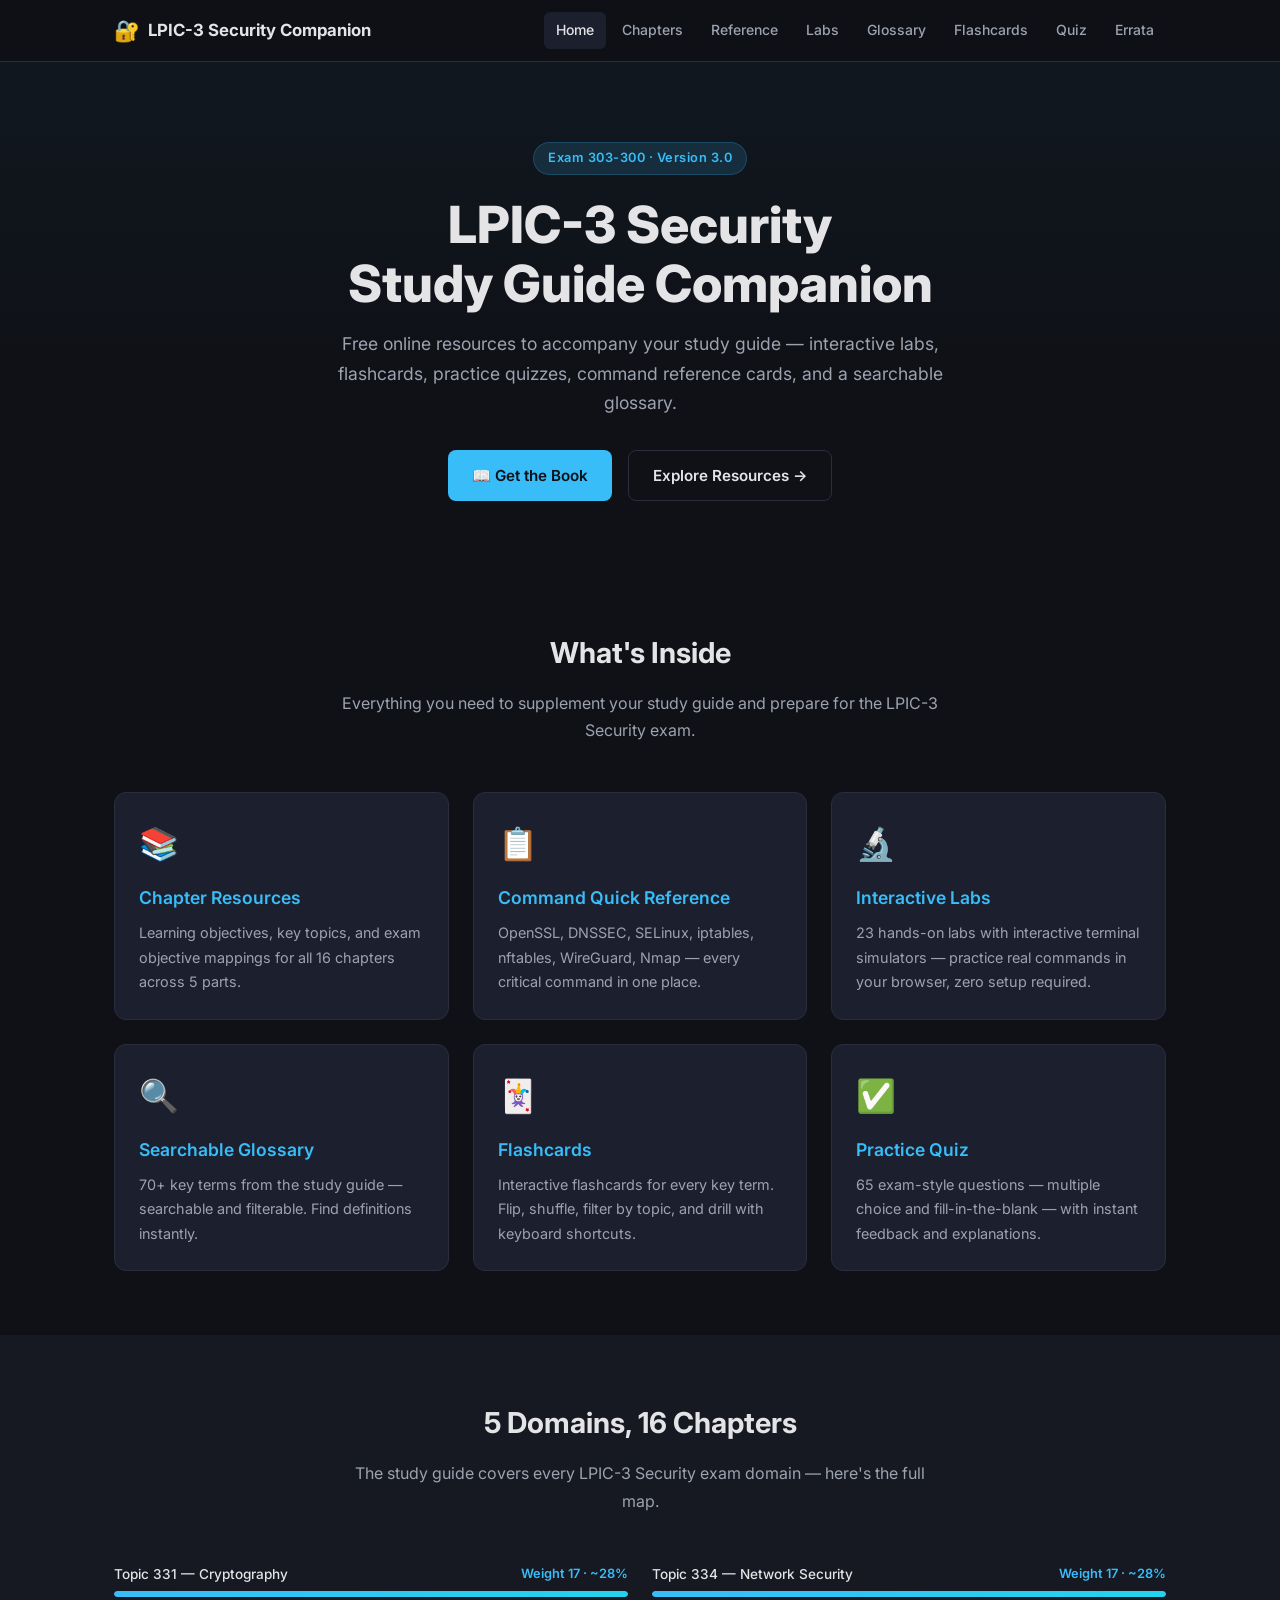
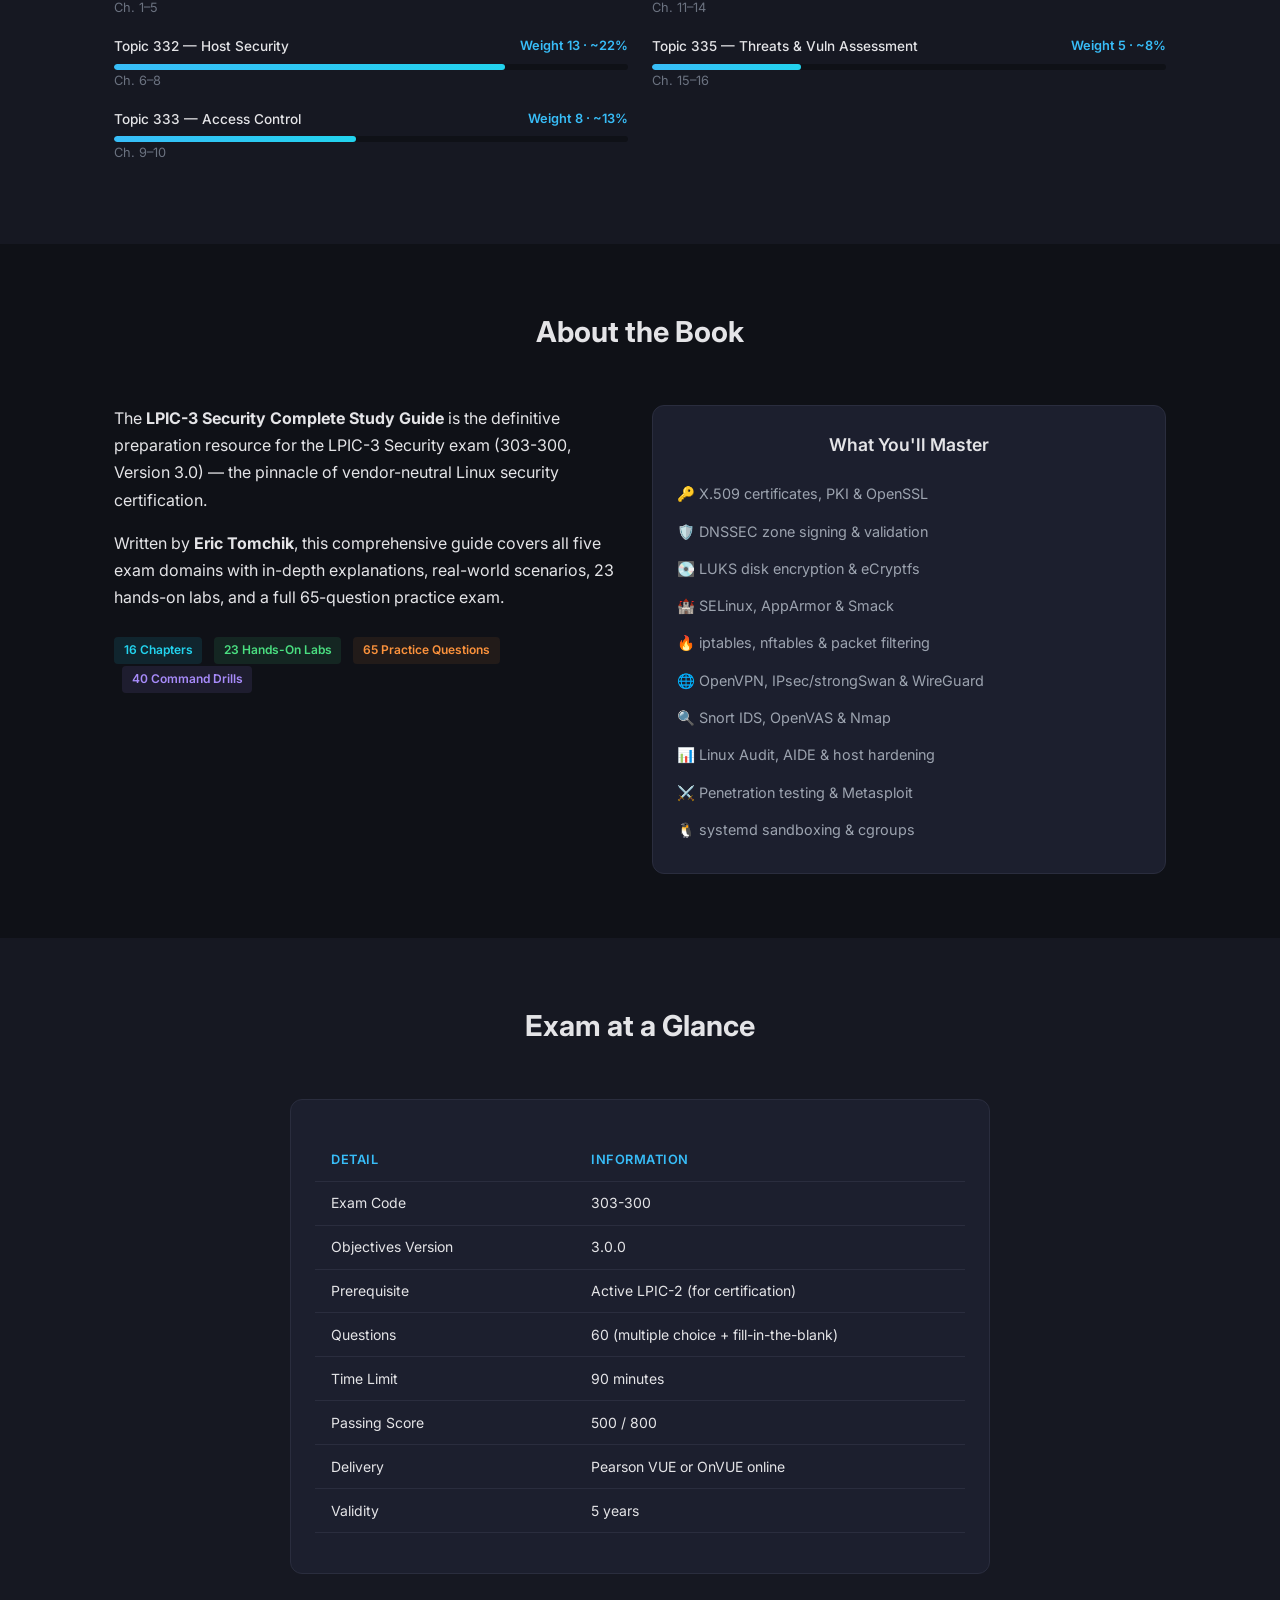
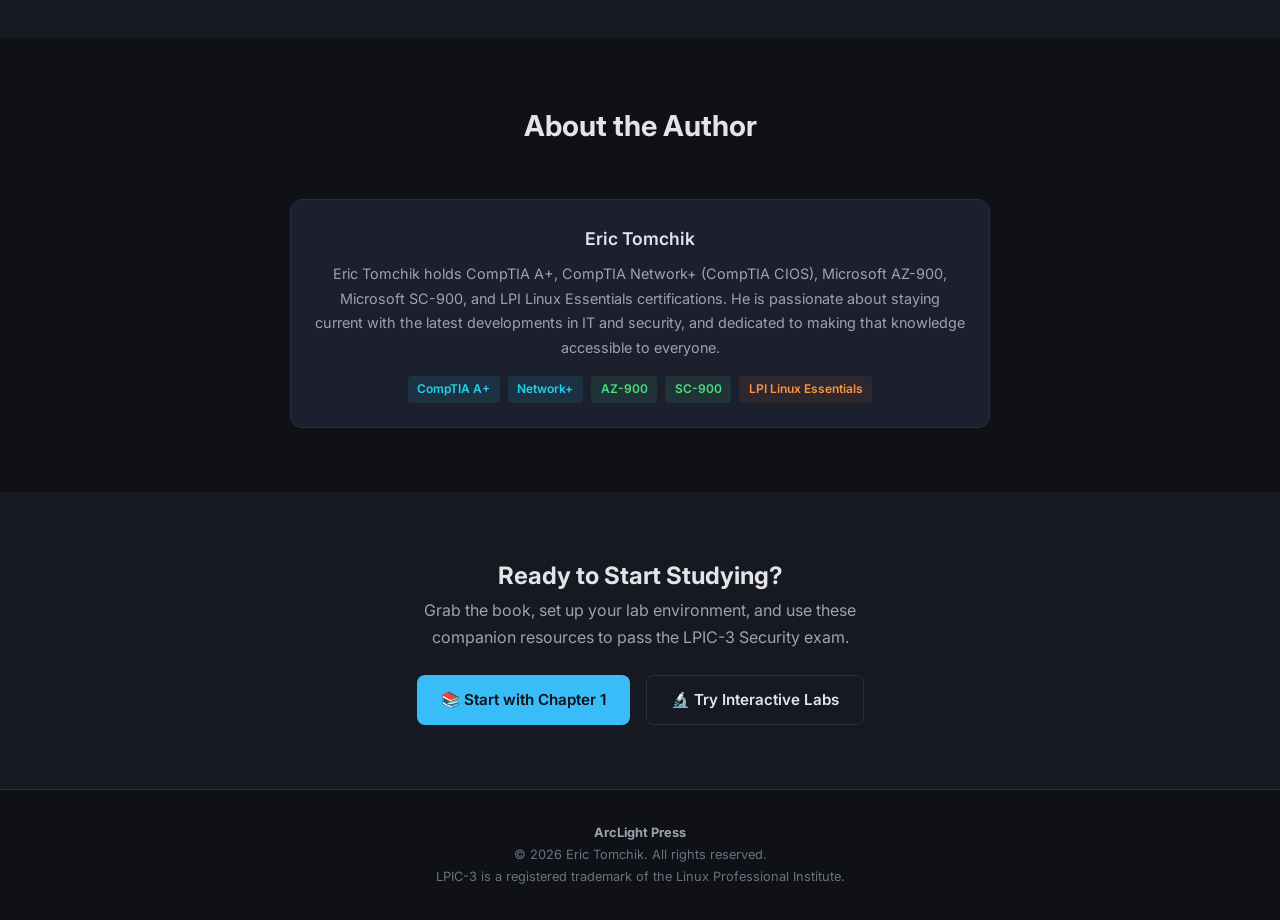
<file: index.html>
<!DOCTYPE html>
<html lang="en">
<head>
  <meta charset="UTF-8">
  <meta name="viewport" content="width=device-width, initial-scale=1.0">
  <title>LPIC-3 Security (303-300) — Online Companion</title>
  <meta name="description" content="Official online companion for the LPIC-3 Security Complete Study Guide (Exam 303-300) by Eric Tomchik. Interactive labs, flashcards, practice quizzes, command reference, and searchable glossary.">
  <meta name="author" content="Eric Tomchik">
  <meta property="og:title" content="LPIC-3 Security (303-300) — Online Companion">
  <meta property="og:description" content="Free companion resources for the LPIC-3 Security Complete Study Guide. Interactive labs, flashcards, practice quizzes, and more.">
  <meta property="og:type" content="website">
  <link rel="preconnect" href="https://fonts.googleapis.com">
  <link rel="preconnect" href="https://fonts.gstatic.com" crossorigin>
  <link href="https://fonts.googleapis.com/css2?family=Inter:wght@400;500;600;700;800&family=JetBrains+Mono:wght@400;500&display=swap" rel="stylesheet">
  <link rel="stylesheet" href="css/style.css">
</head>
<body>

<!-- Navigation -->
<nav class="nav">
  <div class="container">
    <a href="index.html" class="nav-brand">
      <span class="icon">🔐</span> LPIC-3 Security Companion
    </a>
    <button class="nav-toggle" aria-label="Toggle navigation">☰</button>
    <div class="nav-links">
      <a href="index.html" class="active">Home</a>
      <a href="chapters/index.html">Chapters</a>
      <a href="reference/index.html">Reference</a>
      <a href="labs/index.html">Labs</a>
      <a href="glossary/index.html">Glossary</a>
      <a href="flashcards/index.html">Flashcards</a>
      <a href="quiz/index.html">Quiz</a>
      <a href="errata/index.html">Errata</a>
    </div>
  </div>
</nav>

<!-- Hero -->
<section class="hero">
  <div class="container">
    <div class="badge">Exam 303-300 · Version 3.0</div>
    <h1>LPIC-3 Security<br>Study Guide Companion</h1>
    <p class="subtitle">Free online resources to accompany your study guide — interactive labs, flashcards, practice quizzes, command reference cards, and a searchable glossary.</p>
    <div class="cta-group">
      <a href="https://www.amazon.com" class="btn btn-primary" target="_blank" rel="noopener">📖 Get the Book</a>
      <a href="chapters/index.html" class="btn btn-outline">Explore Resources →</a>
    </div>
  </div>
</section>

<!-- Features Grid -->
<section class="section">
  <div class="container">
    <div class="section-header">
      <h2>What's Inside</h2>
      <p>Everything you need to supplement your study guide and prepare for the LPIC-3 Security exam.</p>
    </div>
    <div class="grid-3 fade-in">
      <a href="chapters/index.html" class="card" style="text-decoration:none">
        <div class="card-icon">📚</div>
        <h3>Chapter Resources</h3>
        <p>Learning objectives, key topics, and exam objective mappings for all 16 chapters across 5 parts.</p>
      </a>
      <a href="reference/index.html" class="card" style="text-decoration:none">
        <div class="card-icon">📋</div>
        <h3>Command Quick Reference</h3>
        <p>OpenSSL, DNSSEC, SELinux, iptables, nftables, WireGuard, Nmap — every critical command in one place.</p>
      </a>
      <a href="labs/index.html" class="card" style="text-decoration:none">
        <div class="card-icon">🔬</div>
        <h3>Interactive Labs</h3>
        <p>23 hands-on labs with interactive terminal simulators — practice real commands in your browser, zero setup required.</p>
      </a>
      <a href="glossary/index.html" class="card" style="text-decoration:none">
        <div class="card-icon">🔍</div>
        <h3>Searchable Glossary</h3>
        <p>70+ key terms from the study guide — searchable and filterable. Find definitions instantly.</p>
      </a>
      <a href="flashcards/index.html" class="card" style="text-decoration:none">
        <div class="card-icon">🃏</div>
        <h3>Flashcards</h3>
        <p>Interactive flashcards for every key term. Flip, shuffle, filter by topic, and drill with keyboard shortcuts.</p>
      </a>
      <a href="quiz/index.html" class="card" style="text-decoration:none">
        <div class="card-icon">✅</div>
        <h3>Practice Quiz</h3>
        <p>65 exam-style questions — multiple choice and fill-in-the-blank — with instant feedback and explanations.</p>
      </a>
    </div>
  </div>
</section>

<!-- Exam Domains -->
<section class="section section-alt">
  <div class="container">
    <div class="section-header">
      <h2>5 Domains, 16 Chapters</h2>
      <p>The study guide covers every LPIC-3 Security exam domain — here's the full map.</p>
    </div>
    <div class="grid-2 fade-in">
      <div>
        <div class="domain-bar">
          <div class="domain-label"><span class="domain-name">Topic 331 — Cryptography</span><span class="domain-weight">Weight 17 · ~28%</span></div>
          <div class="bar"><div class="bar-fill" style="width:100%"></div></div>
          <div class="domain-chapter">Ch. 1–5</div>
        </div>
        <div class="domain-bar">
          <div class="domain-label"><span class="domain-name">Topic 332 — Host Security</span><span class="domain-weight">Weight 13 · ~22%</span></div>
          <div class="bar"><div class="bar-fill" style="width:76%"></div></div>
          <div class="domain-chapter">Ch. 6–8</div>
        </div>
        <div class="domain-bar">
          <div class="domain-label"><span class="domain-name">Topic 333 — Access Control</span><span class="domain-weight">Weight 8 · ~13%</span></div>
          <div class="bar"><div class="bar-fill" style="width:47%"></div></div>
          <div class="domain-chapter">Ch. 9–10</div>
        </div>
      </div>
      <div>
        <div class="domain-bar">
          <div class="domain-label"><span class="domain-name">Topic 334 — Network Security</span><span class="domain-weight">Weight 17 · ~28%</span></div>
          <div class="bar"><div class="bar-fill" style="width:100%"></div></div>
          <div class="domain-chapter">Ch. 11–14</div>
        </div>
        <div class="domain-bar">
          <div class="domain-label"><span class="domain-name">Topic 335 — Threats &amp; Vuln Assessment</span><span class="domain-weight">Weight 5 · ~8%</span></div>
          <div class="bar"><div class="bar-fill" style="width:29%"></div></div>
          <div class="domain-chapter">Ch. 15–16</div>
        </div>
      </div>
    </div>
  </div>
</section>

<!-- Book Overview -->
<section class="section">
  <div class="container">
    <div class="section-header">
      <h2>About the Book</h2>
    </div>
    <div class="grid-2 fade-in">
      <div>
        <p>The <strong>LPIC-3 Security Complete Study Guide</strong> is the definitive preparation resource for the LPIC-3 Security exam (303-300, Version 3.0) — the pinnacle of vendor-neutral Linux security certification.</p>
        <p style="margin-top:1rem">Written by <strong>Eric Tomchik</strong>, this comprehensive guide covers all five exam domains with in-depth explanations, real-world scenarios, 23 hands-on labs, and a full 65-question practice exam.</p>
        <p style="margin-top:1.5rem">
          <span class="tag tag-cyan">16 Chapters</span>
          <span class="tag tag-green" style="margin-left:.5rem">23 Hands-On Labs</span>
          <span class="tag tag-orange" style="margin-left:.5rem">65 Practice Questions</span>
          <span class="tag tag-purple" style="margin-left:.5rem">40 Command Drills</span>
        </p>
      </div>
      <div class="card" style="text-align:center">
        <h3 style="margin-bottom:1rem">What You'll Master</h3>
        <ul style="list-style:none;text-align:left;font-size:.9rem;color:var(--text-muted)">
          <li style="padding:.4rem 0">🔑 X.509 certificates, PKI &amp; OpenSSL</li>
          <li style="padding:.4rem 0">🛡️ DNSSEC zone signing &amp; validation</li>
          <li style="padding:.4rem 0">💽 LUKS disk encryption &amp; eCryptfs</li>
          <li style="padding:.4rem 0">🏰 SELinux, AppArmor &amp; Smack</li>
          <li style="padding:.4rem 0">🔥 iptables, nftables &amp; packet filtering</li>
          <li style="padding:.4rem 0">🌐 OpenVPN, IPsec/strongSwan &amp; WireGuard</li>
          <li style="padding:.4rem 0">🔍 Snort IDS, OpenVAS &amp; Nmap</li>
          <li style="padding:.4rem 0">📊 Linux Audit, AIDE &amp; host hardening</li>
          <li style="padding:.4rem 0">⚔️ Penetration testing &amp; Metasploit</li>
          <li style="padding:.4rem 0">🐧 systemd sandboxing &amp; cgroups</li>
        </ul>
      </div>
    </div>
  </div>
</section>

<!-- Exam Info -->
<section class="section section-alt">
  <div class="container">
    <div class="section-header">
      <h2>Exam at a Glance</h2>
    </div>
    <div class="card fade-in" style="max-width:700px;margin:0 auto">
      <table class="ref-table">
        <tr><th style="width:40%">Detail</th><th>Information</th></tr>
        <tr><td>Exam Code</td><td>303-300</td></tr>
        <tr><td>Objectives Version</td><td>3.0.0</td></tr>
        <tr><td>Prerequisite</td><td>Active LPIC-2 (for certification)</td></tr>
        <tr><td>Questions</td><td>60 (multiple choice + fill-in-the-blank)</td></tr>
        <tr><td>Time Limit</td><td>90 minutes</td></tr>
        <tr><td>Passing Score</td><td>500 / 800</td></tr>
        <tr><td>Delivery</td><td>Pearson VUE or OnVUE online</td></tr>
        <tr><td>Validity</td><td>5 years</td></tr>
      </table>
    </div>
  </div>
</section>

<!-- About Author -->
<section class="section">
  <div class="container">
    <div class="section-header">
      <h2>About the Author</h2>
    </div>
    <div class="card fade-in" style="max-width:700px;margin:0 auto;text-align:center">
      <h3 style="margin-bottom:.5rem">Eric Tomchik</h3>
      <p style="color:var(--text-muted);font-size:.9rem">
        Eric Tomchik holds CompTIA A+, CompTIA Network+ (CompTIA CIOS), Microsoft AZ-900, Microsoft SC-900, and LPI Linux Essentials certifications. He is passionate about staying current with the latest developments in IT and security, and dedicated to making that knowledge accessible to everyone.
      </p>
      <p style="margin-top:1rem">
        <span class="tag tag-cyan">CompTIA A+</span>
        <span class="tag tag-cyan" style="margin-left:.25rem">Network+</span>
        <span class="tag tag-green" style="margin-left:.25rem">AZ-900</span>
        <span class="tag tag-green" style="margin-left:.25rem">SC-900</span>
        <span class="tag tag-orange" style="margin-left:.25rem">LPI Linux Essentials</span>
      </p>
    </div>
  </div>
</section>

<!-- CTA -->
<section class="section section-alt">
  <div class="container text-center fade-in">
    <h2>Ready to Start Studying?</h2>
    <p class="text-muted" style="max-width:500px;margin:0 auto 1.5rem">Grab the book, set up your lab environment, and use these companion resources to pass the LPIC-3 Security exam.</p>
    <div class="cta-group">
      <a href="chapters/index.html" class="btn btn-primary">📚 Start with Chapter 1</a>
      <a href="labs/index.html" class="btn btn-outline">🔬 Try Interactive Labs</a>
    </div>
  </div>
</section>

<!-- Footer -->
<footer class="footer">
  <div class="container">
    <span class="footer-brand">ArcLight Press</span>
    <p>© 2026 Eric Tomchik. All rights reserved.<br>
    LPIC-3 is a registered trademark of the Linux Professional Institute.</p>
  </div>
</footer>

<script src="js/main.js"></script>
</body>
</html>
</file>
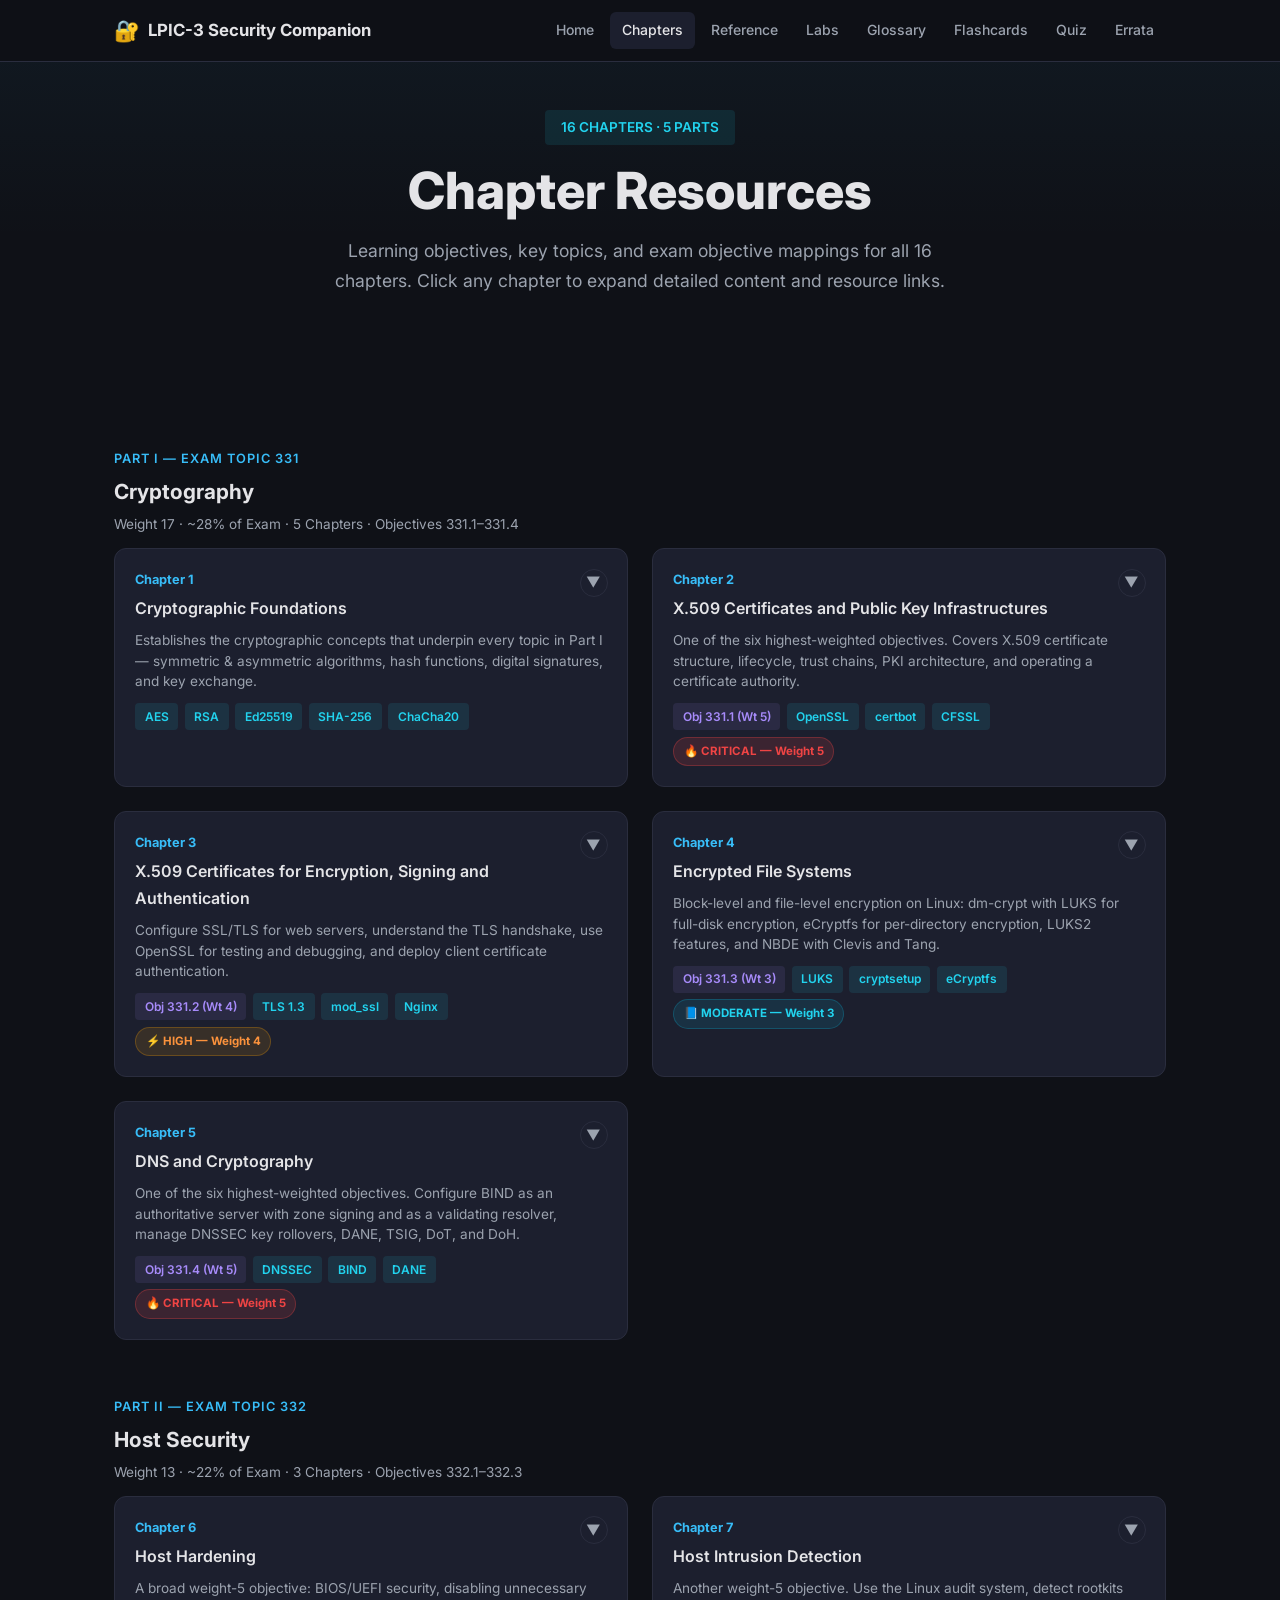
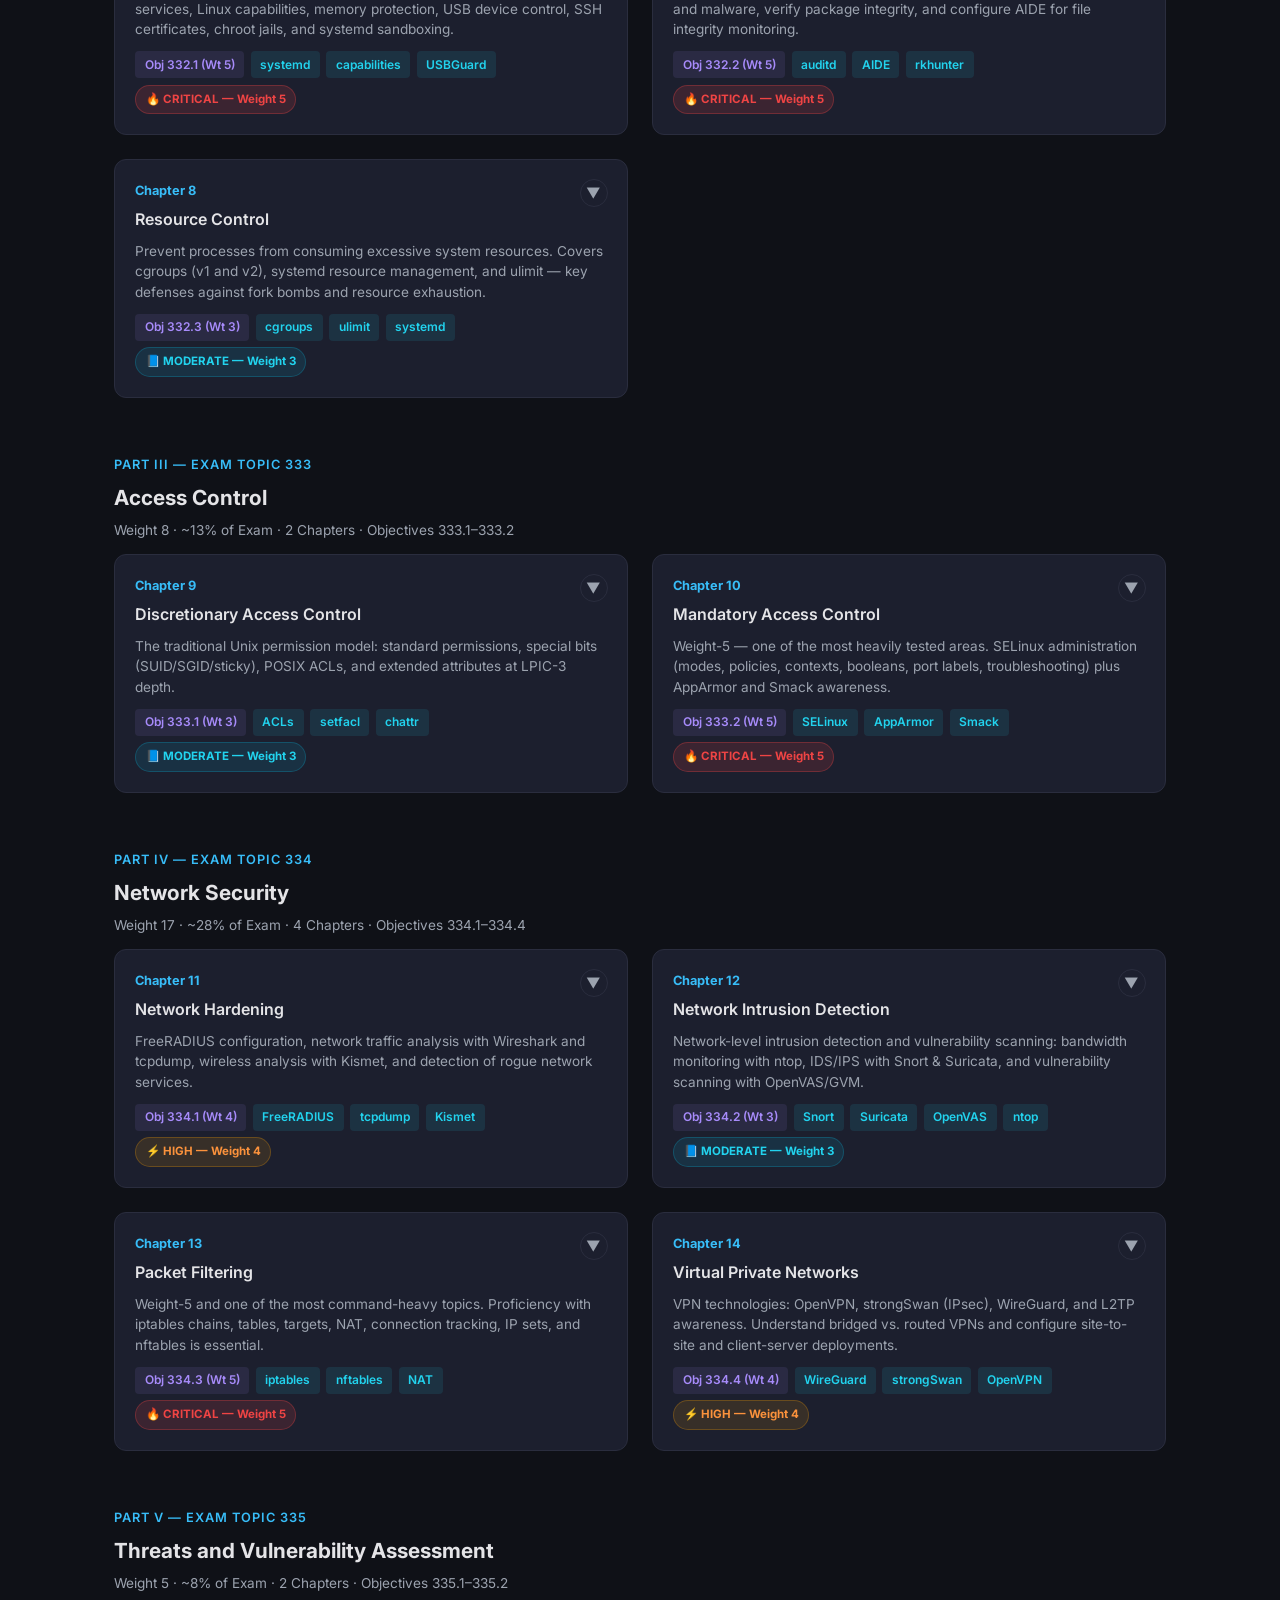
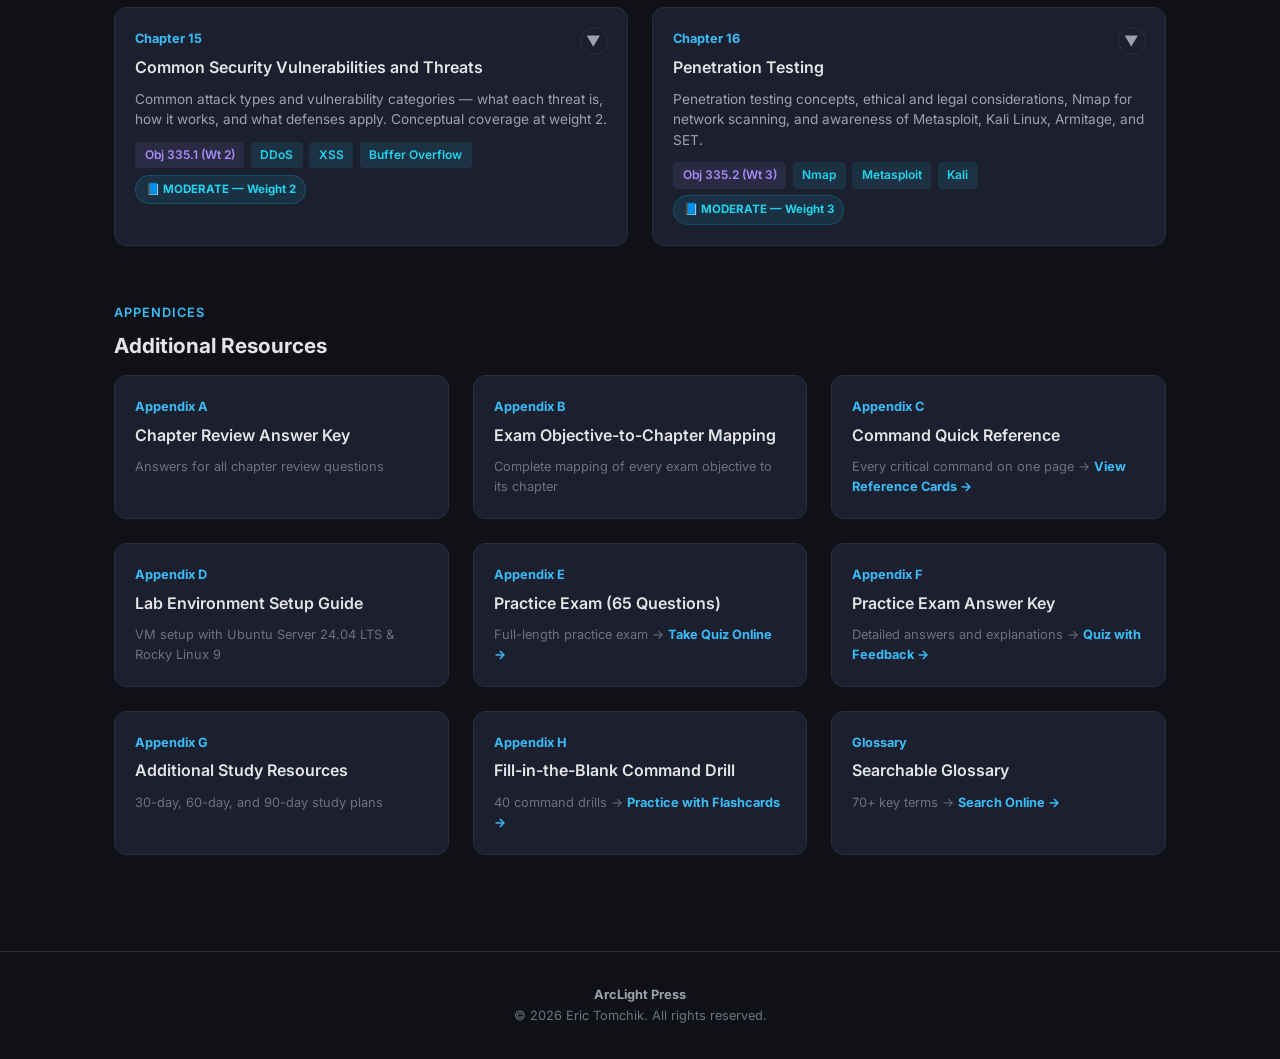
<file: chapters/index.html>
<!DOCTYPE html>
<html lang="en">
<head>
  <meta charset="UTF-8">
  <meta name="viewport" content="width=device-width, initial-scale=1.0">
  <title>Chapters — LPIC-3 Security Companion</title>
  <meta name="description" content="All 16 chapters of the LPIC-3 Security 303-300 Study Guide, organized by exam topic.">
  <link rel="preconnect" href="https://fonts.googleapis.com">
  <link rel="preconnect" href="https://fonts.gstatic.com" crossorigin>
  <link href="https://fonts.googleapis.com/css2?family=Inter:wght@400;500;600;700;800&family=JetBrains+Mono:wght@400;500&display=swap" rel="stylesheet">
  <link rel="stylesheet" href="../css/style.css">
  <style>
    /* Chapter card expandable styles */
    .chapter-card {
      cursor: pointer;
      transition: all .3s ease;
      position: relative;
    }
    .chapter-card:hover {
      border-color: var(--accent);
      transform: translateY(-2px);
      box-shadow: 0 8px 24px rgba(0,210,255,.12);
    }
    .chapter-card.expanded {
      border-color: var(--accent);
      box-shadow: 0 8px 24px rgba(0,210,255,.15);
    }
    .chapter-toggle {
      position: absolute;
      top: 1.2rem;
      right: 1.2rem;
      width: 28px;
      height: 28px;
      border-radius: 50%;
      background: var(--surface-2);
      border: 1px solid var(--border);
      color: var(--text-muted);
      font-size: .9rem;
      display: flex;
      align-items: center;
      justify-content: center;
      transition: all .3s ease;
      pointer-events: none;
    }
    .chapter-card.expanded .chapter-toggle {
      background: var(--accent);
      color: var(--bg);
      border-color: var(--accent);
      transform: rotate(180deg);
    }
    .chapter-detail {
      max-height: 0;
      overflow: hidden;
      transition: max-height .4s ease, opacity .3s ease, margin .3s ease;
      opacity: 0;
      margin-top: 0;
    }
    .chapter-card.expanded .chapter-detail {
      max-height: 800px;
      opacity: 1;
      margin-top: 1rem;
    }
    .detail-section {
      padding: .75rem 0;
      border-top: 1px solid var(--border);
    }
    .detail-section:first-child {
      border-top: none;
      padding-top: 0;
    }
    .detail-label {
      font-size: .7rem;
      font-weight: 700;
      text-transform: uppercase;
      letter-spacing: .08em;
      color: var(--accent);
      margin-bottom: .4rem;
    }
    .detail-text {
      font-size: .85rem;
      color: var(--text-muted);
      line-height: 1.6;
    }
    .detail-sections-list {
      list-style: none;
      padding: 0;
      margin: 0;
    }
    .detail-sections-list li {
      font-size: .82rem;
      color: var(--text-muted);
      padding: .2rem 0;
      padding-left: 1.2rem;
      position: relative;
    }
    .detail-sections-list li::before {
      content: '›';
      position: absolute;
      left: 0;
      color: var(--accent);
      font-weight: 700;
    }
    .detail-commands {
      display: flex;
      flex-wrap: wrap;
      gap: .35rem;
    }
    .detail-commands code {
      font-family: 'JetBrains Mono', monospace;
      font-size: .75rem;
      background: var(--surface-2);
      border: 1px solid var(--border);
      padding: .15rem .45rem;
      border-radius: 4px;
      color: var(--text);
    }
    .detail-resources {
      display: flex;
      flex-wrap: wrap;
      gap: .5rem;
      margin-top: .25rem;
    }
    .resource-link {
      display: inline-flex;
      align-items: center;
      gap: .35rem;
      font-size: .8rem;
      font-weight: 600;
      color: var(--accent);
      text-decoration: none;
      padding: .35rem .7rem;
      border-radius: 6px;
      background: rgba(0,210,255,.08);
      border: 1px solid rgba(0,210,255,.2);
      transition: all .2s ease;
    }
    .resource-link:hover {
      background: rgba(0,210,255,.18);
      border-color: var(--accent);
      transform: translateY(-1px);
    }
    .resource-link.lab { color: var(--green); background: rgba(0,255,136,.08); border-color: rgba(0,255,136,.2); }
    .resource-link.lab:hover { background: rgba(0,255,136,.18); border-color: var(--green); }
    .resource-link.ref { color: var(--purple); background: rgba(168,85,247,.08); border-color: rgba(168,85,247,.2); }
    .resource-link.ref:hover { background: rgba(168,85,247,.18); border-color: var(--purple); }
    .resource-link.flash { color: var(--orange); background: rgba(255,165,0,.08); border-color: rgba(255,165,0,.2); }
    .resource-link.flash:hover { background: rgba(255,165,0,.18); border-color: var(--orange); }
    .resource-link.quiz-link { color: var(--cyan); background: rgba(0,210,255,.08); border-color: rgba(0,210,255,.2); }
    .resource-link.quiz-link:hover { background: rgba(0,210,255,.18); border-color: var(--cyan); }
    .resource-link.gloss { color: #f472b6; background: rgba(244,114,182,.08); border-color: rgba(244,114,182,.2); }
    .resource-link.gloss:hover { background: rgba(244,114,182,.18); border-color: #f472b6; }

    .weight-badge {
      display: inline-flex;
      align-items: center;
      gap: .3rem;
      font-size: .72rem;
      font-weight: 700;
      padding: .25rem .6rem;
      border-radius: 20px;
      margin-top: .4rem;
    }
    .weight-badge.critical {
      background: rgba(239,68,68,.15);
      color: #ef4444;
      border: 1px solid rgba(239,68,68,.3);
    }
    .weight-badge.high {
      background: rgba(255,165,0,.12);
      color: var(--orange);
      border: 1px solid rgba(255,165,0,.25);
    }
    .weight-badge.moderate {
      background: rgba(0,210,255,.1);
      color: var(--cyan);
      border: 1px solid rgba(0,210,255,.2);
    }
    .chapter-summary {
      font-size: .85rem;
      color: var(--text-muted);
      line-height: 1.5;
      margin-top: .5rem;
    }
  </style>
</head>
<body>

<nav class="nav">
  <div class="container">
    <a href="../index.html" class="nav-brand"><span class="icon">🔐</span> LPIC-3 Security Companion</a>
    <button class="nav-toggle" aria-label="Toggle navigation">☰</button>
    <div class="nav-links">
      <a href="../index.html">Home</a>
      <a href="index.html" class="active">Chapters</a>
      <a href="../reference/index.html">Reference</a>
      <a href="../labs/index.html">Labs</a>
      <a href="../glossary/index.html">Glossary</a>
      <a href="../flashcards/index.html">Flashcards</a>
      <a href="../quiz/index.html">Quiz</a>
      <a href="../errata/index.html">Errata</a>
    </div>
  </div>
</nav>

<section class="hero" style="padding:3rem 0 2rem">
  <div class="container">
    <div style="margin-bottom:1rem"><span class="tag tag-cyan" style="font-size:.85rem;padding:.4rem 1rem">16 CHAPTERS · 5 PARTS</span></div>
    <h1>Chapter Resources</h1>
    <p class="subtitle">Learning objectives, key topics, and exam objective mappings for all 16 chapters. Click any chapter to expand detailed content and resource links.</p>
  </div>
</section>

<section class="section">
  <div class="container">

    <!-- ═══════════════════════════════════════════════════ -->
    <!-- Part I — Cryptography -->
    <!-- ═══════════════════════════════════════════════════ -->
    <div class="part-header">
      <div class="part-label">Part I — Exam Topic 331</div>
      <div class="part-title">Cryptography</div>
      <div class="part-meta">Weight 17 · ~28% of Exam · 5 Chapters · Objectives 331.1–331.4</div>
    </div>
    <div class="grid-2" style="margin-bottom:2rem">

      <!-- Chapter 1 -->
      <div class="chapter-card" onclick="toggleChapter(this)">
        <div class="chapter-toggle">▼</div>
        <div class="chapter-number">Chapter 1</div>
        <div class="chapter-title">Cryptographic Foundations</div>
        <p class="chapter-summary">Establishes the cryptographic concepts that underpin every topic in Part I — symmetric &amp; asymmetric algorithms, hash functions, digital signatures, and key exchange.</p>
        <div class="chapter-tags">
          <span class="tag tag-cyan">AES</span><span class="tag tag-cyan">RSA</span><span class="tag tag-cyan">Ed25519</span><span class="tag tag-cyan">SHA-256</span><span class="tag tag-cyan">ChaCha20</span>
        </div>
        <div class="chapter-detail">
          <div class="detail-section">
            <div class="detail-label">📋 Sections</div>
            <ul class="detail-sections-list">
              <li>1.1 Symmetric vs. Asymmetric Cryptography</li>
              <li>1.2 Hash Functions and Message Digests</li>
              <li>1.3 Digital Signatures and Non-Repudiation</li>
              <li>1.4 Key Exchange Mechanisms</li>
              <li>1.5 Random Number Generation on Linux</li>
            </ul>
          </div>
          <div class="detail-section">
            <div class="detail-label">⌨️ Key Commands &amp; Tools</div>
            <div class="detail-commands">
              <code>openssl enc</code><code>openssl dgst</code><code>openssl genrsa</code><code>openssl genpkey</code><code>openssl rsautl</code><code>openssl pkeyutl</code><code>ssh-keygen</code><code>/dev/urandom</code>
            </div>
          </div>
          <div class="detail-section">
            <div class="detail-label">🔗 Related Resources</div>
            <div class="detail-resources">
              <a href="../labs/index.html#lab-1-1" class="resource-link lab" onclick="event.stopPropagation()">🔬 Lab 1.1 — Symmetric &amp; Asymmetric Encryption</a>
              <a href="../reference/index.html#crypto" class="resource-link ref" onclick="event.stopPropagation()">📋 Crypto &amp; Certs Reference Card</a>
              <a href="../flashcards/index.html" class="resource-link flash" onclick="event.stopPropagation()">🃏 Flashcards — Cryptography</a>
              <a href="../glossary/index.html" class="resource-link gloss" onclick="event.stopPropagation()">🔍 Glossary Terms</a>
            </div>
          </div>
        </div>
      </div>

      <!-- Chapter 2 -->
      <div class="chapter-card" onclick="toggleChapter(this)">
        <div class="chapter-toggle">▼</div>
        <div class="chapter-number">Chapter 2</div>
        <div class="chapter-title">X.509 Certificates and Public Key Infrastructures</div>
        <p class="chapter-summary">One of the six highest-weighted objectives. Covers X.509 certificate structure, lifecycle, trust chains, PKI architecture, and operating a certificate authority.</p>
        <div class="chapter-tags">
          <span class="tag tag-purple">Obj 331.1 (Wt 5)</span><span class="tag tag-cyan">OpenSSL</span><span class="tag tag-cyan">certbot</span><span class="tag tag-cyan">CFSSL</span>
        </div>
        <span class="weight-badge critical">🔥 CRITICAL — Weight 5</span>
        <div class="chapter-detail">
          <div class="detail-section">
            <div class="detail-label">📋 Sections</div>
            <ul class="detail-sections-list">
              <li>2.1 X.509 Certificate Architecture</li>
              <li>2.2 Public Key Infrastructure Concepts</li>
              <li>2.3 Generating and Managing Keys with OpenSSL</li>
              <li>2.4 Building and Operating a Certificate Authority</li>
              <li>2.5 Certificate Lifecycle Management</li>
              <li>2.6 Let's Encrypt, ACME, and Certbot</li>
              <li>2.7 CFSSL — CloudFlare's PKI Toolkit</li>
              <li>2.8 Certificate Format Conversions</li>
              <li>2.9 Certificate Chain Verification and Debugging</li>
            </ul>
          </div>
          <div class="detail-section">
            <div class="detail-label">⌨️ Key Commands &amp; Tools</div>
            <div class="detail-commands">
              <code>openssl req</code><code>openssl x509</code><code>openssl ca</code><code>openssl verify</code><code>openssl s_client</code><code>openssl crl</code><code>openssl pkcs12</code><code>certbot</code><code>cfssl</code>
            </div>
          </div>
          <div class="detail-section">
            <div class="detail-label">🔗 Related Resources</div>
            <div class="detail-resources">
              <a href="../labs/index.html#lab-2-1a" class="resource-link lab" onclick="event.stopPropagation()">🔬 Lab 2.1a — Inspecting X.509 Certificates</a>
              <a href="../labs/index.html#lab-2-1b" class="resource-link lab" onclick="event.stopPropagation()">🔬 Lab 2.1b — Building a Two-Tier PKI</a>
              <a href="../reference/index.html#crypto" class="resource-link ref" onclick="event.stopPropagation()">📋 Crypto &amp; Certs Reference Card</a>
              <a href="../flashcards/index.html" class="resource-link flash" onclick="event.stopPropagation()">🃏 Flashcards — Certificates &amp; PKI</a>
            </div>
          </div>
        </div>
      </div>

      <!-- Chapter 3 -->
      <div class="chapter-card" onclick="toggleChapter(this)">
        <div class="chapter-toggle">▼</div>
        <div class="chapter-number">Chapter 3</div>
        <div class="chapter-title">X.509 Certificates for Encryption, Signing and Authentication</div>
        <p class="chapter-summary">Configure SSL/TLS for web servers, understand the TLS handshake, use OpenSSL for testing and debugging, and deploy client certificate authentication.</p>
        <div class="chapter-tags">
          <span class="tag tag-purple">Obj 331.2 (Wt 4)</span><span class="tag tag-cyan">TLS 1.3</span><span class="tag tag-cyan">mod_ssl</span><span class="tag tag-cyan">Nginx</span>
        </div>
        <span class="weight-badge high">⚡ HIGH — Weight 4</span>
        <div class="chapter-detail">
          <div class="detail-section">
            <div class="detail-label">📋 Sections</div>
            <ul class="detail-sections-list">
              <li>3.1 SSL/TLS Protocol Deep Dive</li>
              <li>3.2 Apache HTTPD with mod_ssl — HTTPS Configuration</li>
              <li>3.3 Advanced mod_ssl: Client Certificates and OCSP Stapling</li>
              <li>3.4 OpenSSL for SSL/TLS Testing and Debugging</li>
              <li>3.5 Nginx SSL/TLS Configuration</li>
            </ul>
          </div>
          <div class="detail-section">
            <div class="detail-label">⌨️ Key Commands &amp; Tools</div>
            <div class="detail-commands">
              <code>openssl s_client</code><code>openssl s_server</code><code>SSLCertificateFile</code><code>SSLEngine</code><code>ssl_certificate</code><code>a2enmod ssl</code>
            </div>
          </div>
          <div class="detail-section">
            <div class="detail-label">🔗 Related Resources</div>
            <div class="detail-resources">
              <a href="../labs/index.html#lab-3-1" class="resource-link lab" onclick="event.stopPropagation()">🔬 Lab 3.1 — End-to-End HTTPS Deployment</a>
              <a href="../reference/index.html#crypto" class="resource-link ref" onclick="event.stopPropagation()">📋 Crypto &amp; Certs Reference Card</a>
            </div>
          </div>
        </div>
      </div>

      <!-- Chapter 4 -->
      <div class="chapter-card" onclick="toggleChapter(this)">
        <div class="chapter-toggle">▼</div>
        <div class="chapter-number">Chapter 4</div>
        <div class="chapter-title">Encrypted File Systems</div>
        <p class="chapter-summary">Block-level and file-level encryption on Linux: dm-crypt with LUKS for full-disk encryption, eCryptfs for per-directory encryption, LUKS2 features, and NBDE with Clevis and Tang.</p>
        <div class="chapter-tags">
          <span class="tag tag-purple">Obj 331.3 (Wt 3)</span><span class="tag tag-cyan">LUKS</span><span class="tag tag-cyan">cryptsetup</span><span class="tag tag-cyan">eCryptfs</span>
        </div>
        <span class="weight-badge moderate">📘 MODERATE — Weight 3</span>
        <div class="chapter-detail">
          <div class="detail-section">
            <div class="detail-label">📋 Sections</div>
            <ul class="detail-sections-list">
              <li>4.1 Block Device and File System Encryption Concepts</li>
              <li>4.2 dm-crypt with LUKS1</li>
              <li>4.3 eCryptfs and PAM Integration</li>
              <li>4.4 Plain dm-crypt, LUKS2, Clevis, and NBDE</li>
              <li>4.5 LUKS Key Management Deep Dive</li>
              <li>4.6 VeraCrypt / TrueCrypt Awareness</li>
            </ul>
          </div>
          <div class="detail-section">
            <div class="detail-label">⌨️ Key Commands &amp; Tools</div>
            <div class="detail-commands">
              <code>cryptsetup luksFormat</code><code>cryptsetup luksOpen</code><code>cryptsetup luksAddKey</code><code>cryptsetup luksDump</code><code>/etc/crypttab</code><code>mount.ecryptfs</code><code>clevis</code>
            </div>
          </div>
          <div class="detail-section">
            <div class="detail-label">🔗 Related Resources</div>
            <div class="detail-resources">
              <a href="../labs/index.html#lab-4-1" class="resource-link lab" onclick="event.stopPropagation()">🔬 Lab 4.1 — LUKS Multi-Slot Key Management</a>
              <a href="../reference/index.html#luks" class="resource-link ref" onclick="event.stopPropagation()">📋 LUKS Reference Card</a>
              <a href="../flashcards/index.html" class="resource-link flash" onclick="event.stopPropagation()">🃏 Flashcards — Encryption</a>
            </div>
          </div>
        </div>
      </div>

      <!-- Chapter 5 -->
      <div class="chapter-card" onclick="toggleChapter(this)">
        <div class="chapter-toggle">▼</div>
        <div class="chapter-number">Chapter 5</div>
        <div class="chapter-title">DNS and Cryptography</div>
        <p class="chapter-summary">One of the six highest-weighted objectives. Configure BIND as an authoritative server with zone signing and as a validating resolver, manage DNSSEC key rollovers, DANE, TSIG, DoT, and DoH.</p>
        <div class="chapter-tags">
          <span class="tag tag-purple">Obj 331.4 (Wt 5)</span><span class="tag tag-cyan">DNSSEC</span><span class="tag tag-cyan">BIND</span><span class="tag tag-cyan">DANE</span>
        </div>
        <span class="weight-badge critical">🔥 CRITICAL — Weight 5</span>
        <div class="chapter-detail">
          <div class="detail-section">
            <div class="detail-label">📋 Sections</div>
            <ul class="detail-sections-list">
              <li>5.1 DNS Security Fundamentals</li>
              <li>5.2 DNSSEC Concepts and Architecture</li>
              <li>5.3 BIND as an Authoritative Server with DNSSEC</li>
              <li>5.4 DNSSEC Key Rollover</li>
              <li>5.5 BIND as a Validating Recursive Resolver</li>
              <li>5.6 CAA, DANE, and TSIG</li>
              <li>5.7 DNS over TLS, DNS over HTTPS, and Multicast DNS</li>
            </ul>
          </div>
          <div class="detail-section">
            <div class="detail-label">⌨️ Key Commands &amp; Tools</div>
            <div class="detail-commands">
              <code>dnssec-keygen</code><code>dnssec-signzone</code><code>dnssec-settime</code><code>rndc</code><code>named-checkzone</code><code>dig +dnssec</code><code>delv</code><code>named.conf</code>
            </div>
          </div>
          <div class="detail-section">
            <div class="detail-label">🔗 Related Resources</div>
            <div class="detail-resources">
              <a href="../labs/index.html#lab-5-1" class="resource-link lab" onclick="event.stopPropagation()">🔬 Lab 5.1 — DNSSEC Zone Signing</a>
              <a href="../labs/index.html#lab-5-2" class="resource-link lab" onclick="event.stopPropagation()">🔬 Lab 5.2 — DNSSEC Validation</a>
              <a href="../labs/index.html#lab-5-3" class="resource-link lab" onclick="event.stopPropagation()">🔬 Lab 5.3 — DNSSEC Key Rollover</a>
              <a href="../reference/index.html#dnssec" class="resource-link ref" onclick="event.stopPropagation()">📋 DNSSEC Reference Card</a>
              <a href="../flashcards/index.html" class="resource-link flash" onclick="event.stopPropagation()">🃏 Flashcards — DNS &amp; DNSSEC</a>
            </div>
          </div>
        </div>
      </div>
    </div>

    <!-- ═══════════════════════════════════════════════════ -->
    <!-- Part II — Host Security -->
    <!-- ═══════════════════════════════════════════════════ -->
    <div class="part-header">
      <div class="part-label">Part II — Exam Topic 332</div>
      <div class="part-title">Host Security</div>
      <div class="part-meta">Weight 13 · ~22% of Exam · 3 Chapters · Objectives 332.1–332.3</div>
    </div>
    <div class="grid-2" style="margin-bottom:2rem">

      <!-- Chapter 6 -->
      <div class="chapter-card" onclick="toggleChapter(this)">
        <div class="chapter-toggle">▼</div>
        <div class="chapter-number">Chapter 6</div>
        <div class="chapter-title">Host Hardening</div>
        <p class="chapter-summary">A broad weight-5 objective: BIOS/UEFI security, disabling unnecessary services, Linux capabilities, memory protection, USB device control, SSH certificates, chroot jails, and systemd sandboxing.</p>
        <div class="chapter-tags">
          <span class="tag tag-purple">Obj 332.1 (Wt 5)</span><span class="tag tag-cyan">systemd</span><span class="tag tag-cyan">capabilities</span><span class="tag tag-cyan">USBGuard</span>
        </div>
        <span class="weight-badge critical">🔥 CRITICAL — Weight 5</span>
        <div class="chapter-detail">
          <div class="detail-section">
            <div class="detail-label">📋 Sections</div>
            <ul class="detail-sections-list">
              <li>6.1 BIOS/UEFI and Boot Loader Security</li>
              <li>6.2 Disabling Unused Software and Services</li>
              <li>6.3 Linux Capabilities</li>
              <li>6.4 Memory Protection: ASLR, DEP, and Exec-Shield</li>
              <li>6.5 USB Device Security with USBGuard</li>
              <li>6.6 SSH Certificate Authority</li>
              <li>6.7 Chroot Environments</li>
              <li>6.8 systemd Security Directives</li>
              <li>6.9 Spectre and Meltdown Mitigations</li>
              <li>6.10 polkit, Virtualization, and Container Security</li>
            </ul>
          </div>
          <div class="detail-section">
            <div class="detail-label">⌨️ Key Commands &amp; Tools</div>
            <div class="detail-commands">
              <code>getcap</code><code>setcap</code><code>capsh</code><code>usbguard</code><code>ssh-keygen -s</code><code>chroot</code><code>systemd-analyze security</code><code>ProtectSystem</code><code>PrivateTmp</code>
            </div>
          </div>
          <div class="detail-section">
            <div class="detail-label">🔗 Related Resources</div>
            <div class="detail-resources">
              <a href="../labs/index.html#lab-6-1" class="resource-link lab" onclick="event.stopPropagation()">🔬 Lab 6.1 — Linux Capabilities</a>
              <a href="../labs/index.html#lab-6-2" class="resource-link lab" onclick="event.stopPropagation()">🔬 Lab 6.2 — systemd Sandboxing</a>
              <a href="../reference/index.html#host-security" class="resource-link ref" onclick="event.stopPropagation()">📋 Host Security Reference Card</a>
            </div>
          </div>
        </div>
      </div>

      <!-- Chapter 7 -->
      <div class="chapter-card" onclick="toggleChapter(this)">
        <div class="chapter-toggle">▼</div>
        <div class="chapter-number">Chapter 7</div>
        <div class="chapter-title">Host Intrusion Detection</div>
        <p class="chapter-summary">Another weight-5 objective. Use the Linux audit system, detect rootkits and malware, verify package integrity, and configure AIDE for file integrity monitoring.</p>
        <div class="chapter-tags">
          <span class="tag tag-purple">Obj 332.2 (Wt 5)</span><span class="tag tag-cyan">auditd</span><span class="tag tag-cyan">AIDE</span><span class="tag tag-cyan">rkhunter</span>
        </div>
        <span class="weight-badge critical">🔥 CRITICAL — Weight 5</span>
        <div class="chapter-detail">
          <div class="detail-section">
            <div class="detail-label">📋 Sections</div>
            <ul class="detail-sections-list">
              <li>7.1 The Linux Audit System</li>
              <li>7.2 Rootkit Detection with chkrootkit and rkhunter</li>
              <li>7.3 Linux Malware Detect (maldet)</li>
              <li>7.4 Automating Host Scans</li>
              <li>7.5 Package Integrity Verification</li>
              <li>7.6 AIDE — Advanced Intrusion Detection Environment</li>
              <li>7.7 OpenSCAP Awareness</li>
            </ul>
          </div>
          <div class="detail-section">
            <div class="detail-label">⌨️ Key Commands &amp; Tools</div>
            <div class="detail-commands">
              <code>auditctl</code><code>ausearch</code><code>aureport</code><code>auditd.conf</code><code>chkrootkit</code><code>rkhunter</code><code>maldet</code><code>aide --init</code><code>aide --check</code><code>rpm -V</code><code>debsums</code><code>oscap</code>
            </div>
          </div>
          <div class="detail-section">
            <div class="detail-label">🔗 Related Resources</div>
            <div class="detail-resources">
              <a href="../labs/index.html#lab-7-0" class="resource-link lab" onclick="event.stopPropagation()">🔬 Lab 7.0 — Audit Rules</a>
              <a href="../labs/index.html#lab-7-1" class="resource-link lab" onclick="event.stopPropagation()">🔬 Lab 7.1 — AIDE File Integrity</a>
              <a href="../labs/index.html#lab-7-2" class="resource-link lab" onclick="event.stopPropagation()">🔬 Lab 7.2 — OpenSCAP Compliance</a>
              <a href="../reference/index.html#host-security" class="resource-link ref" onclick="event.stopPropagation()">📋 Host Security Reference Card</a>
            </div>
          </div>
        </div>
      </div>

      <!-- Chapter 8 -->
      <div class="chapter-card" onclick="toggleChapter(this)">
        <div class="chapter-toggle">▼</div>
        <div class="chapter-number">Chapter 8</div>
        <div class="chapter-title">Resource Control</div>
        <p class="chapter-summary">Prevent processes from consuming excessive system resources. Covers cgroups (v1 and v2), systemd resource management, and ulimit — key defenses against fork bombs and resource exhaustion.</p>
        <div class="chapter-tags">
          <span class="tag tag-purple">Obj 332.3 (Wt 3)</span><span class="tag tag-cyan">cgroups</span><span class="tag tag-cyan">ulimit</span><span class="tag tag-cyan">systemd</span>
        </div>
        <span class="weight-badge moderate">📘 MODERATE — Weight 3</span>
        <div class="chapter-detail">
          <div class="detail-section">
            <div class="detail-label">📋 Sections</div>
            <ul class="detail-sections-list">
              <li>8.1 Resource Control Concepts</li>
              <li>8.2 Control Groups (cgroups)</li>
              <li>8.3 Managing cgroups via systemd</li>
              <li>8.4 Per-User Resource Limits with ulimit</li>
            </ul>
          </div>
          <div class="detail-section">
            <div class="detail-label">⌨️ Key Commands &amp; Tools</div>
            <div class="detail-commands">
              <code>cgcreate</code><code>cgset</code><code>cgexec</code><code>systemctl set-property</code><code>ulimit</code><code>/etc/security/limits.conf</code><code>MemoryMax</code><code>CPUQuota</code>
            </div>
          </div>
          <div class="detail-section">
            <div class="detail-label">🔗 Related Resources</div>
            <div class="detail-resources">
              <a href="../labs/index.html#lab-8-1" class="resource-link lab" onclick="event.stopPropagation()">🔬 Lab 8.1 — cgroups Resource Limits</a>
              <a href="../labs/index.html#lab-8-2" class="resource-link lab" onclick="event.stopPropagation()">🔬 Lab 8.2 — ulimit Configuration</a>
              <a href="../reference/index.html#host-security" class="resource-link ref" onclick="event.stopPropagation()">📋 Host Security Reference Card</a>
            </div>
          </div>
        </div>
      </div>
    </div>

    <!-- ═══════════════════════════════════════════════════ -->
    <!-- Part III — Access Control -->
    <!-- ═══════════════════════════════════════════════════ -->
    <div class="part-header">
      <div class="part-label">Part III — Exam Topic 333</div>
      <div class="part-title">Access Control</div>
      <div class="part-meta">Weight 8 · ~13% of Exam · 2 Chapters · Objectives 333.1–333.2</div>
    </div>
    <div class="grid-2" style="margin-bottom:2rem">

      <!-- Chapter 9 -->
      <div class="chapter-card" onclick="toggleChapter(this)">
        <div class="chapter-toggle">▼</div>
        <div class="chapter-number">Chapter 9</div>
        <div class="chapter-title">Discretionary Access Control</div>
        <p class="chapter-summary">The traditional Unix permission model: standard permissions, special bits (SUID/SGID/sticky), POSIX ACLs, and extended attributes at LPIC-3 depth.</p>
        <div class="chapter-tags">
          <span class="tag tag-purple">Obj 333.1 (Wt 3)</span><span class="tag tag-cyan">ACLs</span><span class="tag tag-cyan">setfacl</span><span class="tag tag-cyan">chattr</span>
        </div>
        <span class="weight-badge moderate">📘 MODERATE — Weight 3</span>
        <div class="chapter-detail">
          <div class="detail-section">
            <div class="detail-label">📋 Sections</div>
            <ul class="detail-sections-list">
              <li>9.1 File Ownership and Permissions</li>
              <li>9.2 Special Permission Bits</li>
              <li>9.3 Access Control Lists (ACLs)</li>
              <li>9.4 Extended Attributes</li>
            </ul>
          </div>
          <div class="detail-section">
            <div class="detail-label">⌨️ Key Commands &amp; Tools</div>
            <div class="detail-commands">
              <code>chmod</code><code>chown</code><code>setfacl</code><code>getfacl</code><code>chattr</code><code>lsattr</code><code>umask</code><code>find -perm</code>
            </div>
          </div>
          <div class="detail-section">
            <div class="detail-label">🔗 Related Resources</div>
            <div class="detail-resources">
              <a href="../flashcards/index.html" class="resource-link flash" onclick="event.stopPropagation()">🃏 Flashcards — Access Control</a>
              <a href="../glossary/index.html" class="resource-link gloss" onclick="event.stopPropagation()">🔍 Glossary Terms</a>
            </div>
          </div>
        </div>
      </div>

      <!-- Chapter 10 -->
      <div class="chapter-card" onclick="toggleChapter(this)">
        <div class="chapter-toggle">▼</div>
        <div class="chapter-number">Chapter 10</div>
        <div class="chapter-title">Mandatory Access Control</div>
        <p class="chapter-summary">Weight-5 — one of the most heavily tested areas. SELinux administration (modes, policies, contexts, booleans, port labels, troubleshooting) plus AppArmor and Smack awareness.</p>
        <div class="chapter-tags">
          <span class="tag tag-purple">Obj 333.2 (Wt 5)</span><span class="tag tag-cyan">SELinux</span><span class="tag tag-cyan">AppArmor</span><span class="tag tag-cyan">Smack</span>
        </div>
        <span class="weight-badge critical">🔥 CRITICAL — Weight 5</span>
        <div class="chapter-detail">
          <div class="detail-section">
            <div class="detail-label">📋 Sections</div>
            <ul class="detail-sections-list">
              <li>10.1 MAC vs. DAC Concepts</li>
              <li>10.2 SELinux Architecture</li>
              <li>10.3 SELinux Configuration and Management</li>
              <li>10.4 SELinux File Contexts</li>
              <li>10.5 SELinux Booleans and Port Labels</li>
              <li>10.6 SELinux Troubleshooting</li>
              <li>10.7 SELinux Policy Queries with seinfo and sesearch</li>
              <li>10.8 Complete audit2allow Workflow</li>
              <li>10.9 AppArmor and Smack Awareness</li>
            </ul>
          </div>
          <div class="detail-section">
            <div class="detail-label">⌨️ Key Commands &amp; Tools</div>
            <div class="detail-commands">
              <code>getenforce</code><code>setenforce</code><code>sestatus</code><code>semanage</code><code>restorecon</code><code>chcon</code><code>setsebool</code><code>getsebool</code><code>audit2allow</code><code>seinfo</code><code>sesearch</code><code>aa-status</code><code>aa-enforce</code>
            </div>
          </div>
          <div class="detail-section">
            <div class="detail-label">🔗 Related Resources</div>
            <div class="detail-resources">
              <a href="../labs/index.html#lab-10-1" class="resource-link lab" onclick="event.stopPropagation()">🔬 Lab 10.1 — SELinux File Contexts</a>
              <a href="../labs/index.html#lab-10-2" class="resource-link lab" onclick="event.stopPropagation()">🔬 Lab 10.2 — SELinux Troubleshooting</a>
              <a href="../reference/index.html#selinux" class="resource-link ref" onclick="event.stopPropagation()">📋 SELinux &amp; AppArmor Reference Card</a>
              <a href="../flashcards/index.html" class="resource-link flash" onclick="event.stopPropagation()">🃏 Flashcards — SELinux</a>
            </div>
          </div>
        </div>
      </div>
    </div>

    <!-- ═══════════════════════════════════════════════════ -->
    <!-- Part IV — Network Security -->
    <!-- ═══════════════════════════════════════════════════ -->
    <div class="part-header">
      <div class="part-label">Part IV — Exam Topic 334</div>
      <div class="part-title">Network Security</div>
      <div class="part-meta">Weight 17 · ~28% of Exam · 4 Chapters · Objectives 334.1–334.4</div>
    </div>
    <div class="grid-2" style="margin-bottom:2rem">

      <!-- Chapter 11 -->
      <div class="chapter-card" onclick="toggleChapter(this)">
        <div class="chapter-toggle">▼</div>
        <div class="chapter-number">Chapter 11</div>
        <div class="chapter-title">Network Hardening</div>
        <p class="chapter-summary">FreeRADIUS configuration, network traffic analysis with Wireshark and tcpdump, wireless analysis with Kismet, and detection of rogue network services.</p>
        <div class="chapter-tags">
          <span class="tag tag-purple">Obj 334.1 (Wt 4)</span><span class="tag tag-cyan">FreeRADIUS</span><span class="tag tag-cyan">tcpdump</span><span class="tag tag-cyan">Kismet</span>
        </div>
        <span class="weight-badge high">⚡ HIGH — Weight 4</span>
        <div class="chapter-detail">
          <div class="detail-section">
            <div class="detail-label">📋 Sections</div>
            <ul class="detail-sections-list">
              <li>11.1 FreeRADIUS Configuration</li>
              <li>11.2 Network Traffic Analysis with Wireshark and tcpdump</li>
              <li>11.3 Wireless Network Analysis with Kismet</li>
              <li>11.4 Rogue Network Services and ndpmon</li>
            </ul>
          </div>
          <div class="detail-section">
            <div class="detail-label">⌨️ Key Commands &amp; Tools</div>
            <div class="detail-commands">
              <code>radiusd</code><code>radtest</code><code>tcpdump</code><code>wireshark</code><code>tshark</code><code>kismet</code><code>ndpmon</code>
            </div>
          </div>
          <div class="detail-section">
            <div class="detail-label">🔗 Related Resources</div>
            <div class="detail-resources">
              <a href="../labs/index.html#lab-11-1" class="resource-link lab" onclick="event.stopPropagation()">🔬 Lab 11.1 — tcpdump &amp; Packet Capture</a>
              <a href="../reference/index.html#firewall" class="resource-link ref" onclick="event.stopPropagation()">📋 Firewall &amp; Networking Reference Card</a>
            </div>
          </div>
        </div>
      </div>

      <!-- Chapter 12 -->
      <div class="chapter-card" onclick="toggleChapter(this)">
        <div class="chapter-toggle">▼</div>
        <div class="chapter-number">Chapter 12</div>
        <div class="chapter-title">Network Intrusion Detection</div>
        <p class="chapter-summary">Network-level intrusion detection and vulnerability scanning: bandwidth monitoring with ntop, IDS/IPS with Snort &amp; Suricata, and vulnerability scanning with OpenVAS/GVM.</p>
        <div class="chapter-tags">
          <span class="tag tag-purple">Obj 334.2 (Wt 3)</span><span class="tag tag-cyan">Snort</span><span class="tag tag-cyan">Suricata</span><span class="tag tag-cyan">OpenVAS</span><span class="tag tag-cyan">ntop</span>
        </div>
        <span class="weight-badge moderate">📘 MODERATE — Weight 3</span>
        <div class="chapter-detail">
          <div class="detail-section">
            <div class="detail-label">📋 Sections</div>
            <ul class="detail-sections-list">
              <li>12.1 Bandwidth Monitoring with ntop</li>
              <li>12.2 Snort IDS Configuration and Rule Management</li>
              <li>12.3 OpenVAS Vulnerability Scanning</li>
              <li>12.4 Nagios and Network Monitoring Awareness</li>
            </ul>
          </div>
          <div class="detail-section">
            <div class="detail-label">⌨️ Key Commands &amp; Tools</div>
            <div class="detail-commands">
              <code>ntopng</code><code>snort</code><code>snort.conf</code><code>suricata</code><code>suricata.yaml</code><code>eve.json</code><code>openvas-setup</code><code>gvm-start</code><code>nagios</code>
            </div>
          </div>
          <div class="detail-section">
            <div class="detail-label">🔗 Related Resources</div>
            <div class="detail-resources">
              <a href="../labs/index.html#lab-12-1" class="resource-link lab" onclick="event.stopPropagation()">🔬 Lab 12.1 — Suricata IDS</a>
              <a href="../labs/index.html#lab-12-2" class="resource-link lab" onclick="event.stopPropagation()">🔬 Lab 12.2 — OpenVAS / GVM</a>
              <a href="../reference/index.html#scanning" class="resource-link ref" onclick="event.stopPropagation()">📋 Scanning Reference Card</a>
              <a href="../flashcards/index.html" class="resource-link flash" onclick="event.stopPropagation()">🃏 Flashcards — Network Security</a>
            </div>
          </div>
        </div>
      </div>

      <!-- Chapter 13 -->
      <div class="chapter-card" onclick="toggleChapter(this)">
        <div class="chapter-toggle">▼</div>
        <div class="chapter-number">Chapter 13</div>
        <div class="chapter-title">Packet Filtering</div>
        <p class="chapter-summary">Weight-5 and one of the most command-heavy topics. Proficiency with iptables chains, tables, targets, NAT, connection tracking, IP sets, and nftables is essential.</p>
        <div class="chapter-tags">
          <span class="tag tag-purple">Obj 334.3 (Wt 5)</span><span class="tag tag-cyan">iptables</span><span class="tag tag-cyan">nftables</span><span class="tag tag-cyan">NAT</span>
        </div>
        <span class="weight-badge critical">🔥 CRITICAL — Weight 5</span>
        <div class="chapter-detail">
          <div class="detail-section">
            <div class="detail-label">📋 Sections</div>
            <ul class="detail-sections-list">
              <li>13.1 Netfilter Architecture and Packet Flow</li>
              <li>13.2 iptables — Comprehensive Coverage</li>
              <li>13.3 ip6tables — IPv6 Packet Filtering</li>
              <li>13.4 IP Sets</li>
              <li>13.5 Connection Tracking</li>
              <li>13.6 Network Address Translation</li>
              <li>13.7 nftables — The Next-Generation Packet Filter</li>
            </ul>
          </div>
          <div class="detail-section">
            <div class="detail-label">⌨️ Key Commands &amp; Tools</div>
            <div class="detail-commands">
              <code>iptables -A</code><code>iptables -L</code><code>iptables -t nat</code><code>ip6tables</code><code>ipset</code><code>conntrack</code><code>nft add rule</code><code>nft list ruleset</code><code>iptables-save</code><code>iptables-restore</code>
            </div>
          </div>
          <div class="detail-section">
            <div class="detail-label">🔗 Related Resources</div>
            <div class="detail-resources">
              <a href="../labs/index.html#lab-13-1" class="resource-link lab" onclick="event.stopPropagation()">🔬 Lab 13.1 — Stateful Firewall</a>
              <a href="../reference/index.html#firewall" class="resource-link ref" onclick="event.stopPropagation()">📋 Firewall &amp; Networking Reference Card</a>
              <a href="../flashcards/index.html" class="resource-link flash" onclick="event.stopPropagation()">🃏 Flashcards — Firewalls</a>
              <a href="../reference/index.html#ports" class="resource-link ref" onclick="event.stopPropagation()">📋 Key Ports Reference</a>
            </div>
          </div>
        </div>
      </div>

      <!-- Chapter 14 -->
      <div class="chapter-card" onclick="toggleChapter(this)">
        <div class="chapter-toggle">▼</div>
        <div class="chapter-number">Chapter 14</div>
        <div class="chapter-title">Virtual Private Networks</div>
        <p class="chapter-summary">VPN technologies: OpenVPN, strongSwan (IPsec), WireGuard, and L2TP awareness. Understand bridged vs. routed VPNs and configure site-to-site and client-server deployments.</p>
        <div class="chapter-tags">
          <span class="tag tag-purple">Obj 334.4 (Wt 4)</span><span class="tag tag-cyan">WireGuard</span><span class="tag tag-cyan">strongSwan</span><span class="tag tag-cyan">OpenVPN</span>
        </div>
        <span class="weight-badge high">⚡ HIGH — Weight 4</span>
        <div class="chapter-detail">
          <div class="detail-section">
            <div class="detail-label">📋 Sections</div>
            <ul class="detail-sections-list">
              <li>14.1 VPN Concepts: Bridged vs. Routed</li>
              <li>14.2 OpenVPN Configuration</li>
              <li>14.3 IPsec with strongSwan</li>
              <li>14.4 WireGuard</li>
              <li>14.5 L2TP Awareness</li>
            </ul>
          </div>
          <div class="detail-section">
            <div class="detail-label">⌨️ Key Commands &amp; Tools</div>
            <div class="detail-commands">
              <code>openvpn</code><code>ipsec</code><code>swanctl</code><code>wg</code><code>wg-quick</code><code>wg genkey</code><code>wg pubkey</code><code>ipsec.conf</code>
            </div>
          </div>
          <div class="detail-section">
            <div class="detail-label">🔗 Related Resources</div>
            <div class="detail-resources">
              <a href="../labs/index.html#lab-14-1" class="resource-link lab" onclick="event.stopPropagation()">🔬 Lab 14.1 — WireGuard VPN Setup</a>
              <a href="../reference/index.html#firewall" class="resource-link ref" onclick="event.stopPropagation()">📋 Firewall &amp; Networking Reference Card</a>
            </div>
          </div>
        </div>
      </div>
    </div>

    <!-- ═══════════════════════════════════════════════════ -->
    <!-- Part V — Threats & Vulnerability Assessment -->
    <!-- ═══════════════════════════════════════════════════ -->
    <div class="part-header">
      <div class="part-label">Part V — Exam Topic 335</div>
      <div class="part-title">Threats and Vulnerability Assessment</div>
      <div class="part-meta">Weight 5 · ~8% of Exam · 2 Chapters · Objectives 335.1–335.2</div>
    </div>
    <div class="grid-2" style="margin-bottom:2rem">

      <!-- Chapter 15 -->
      <div class="chapter-card" onclick="toggleChapter(this)">
        <div class="chapter-toggle">▼</div>
        <div class="chapter-number">Chapter 15</div>
        <div class="chapter-title">Common Security Vulnerabilities and Threats</div>
        <p class="chapter-summary">Common attack types and vulnerability categories — what each threat is, how it works, and what defenses apply. Conceptual coverage at weight 2.</p>
        <div class="chapter-tags">
          <span class="tag tag-purple">Obj 335.1 (Wt 2)</span><span class="tag tag-cyan">DDoS</span><span class="tag tag-cyan">XSS</span><span class="tag tag-cyan">Buffer Overflow</span>
        </div>
        <span class="weight-badge moderate">📘 MODERATE — Weight 2</span>
        <div class="chapter-detail">
          <div class="detail-section">
            <div class="detail-label">📋 Sections</div>
            <ul class="detail-sections-list">
              <li>15.1 Threats Against Individual Nodes</li>
              <li>15.2 Threats Against Networks</li>
              <li>15.3 Threats Against Applications</li>
              <li>15.4 Threats Against Credentials and Confidentiality</li>
              <li>15.5 Linux-Specific Defense Mechanisms</li>
              <li>15.6 Honeypots</li>
            </ul>
          </div>
          <div class="detail-section">
            <div class="detail-label">🔗 Related Resources</div>
            <div class="detail-resources">
              <a href="../flashcards/index.html" class="resource-link flash" onclick="event.stopPropagation()">🃏 Flashcards — Threats</a>
              <a href="../glossary/index.html" class="resource-link gloss" onclick="event.stopPropagation()">🔍 Glossary Terms</a>
              <a href="../quiz/index.html" class="resource-link quiz-link" onclick="event.stopPropagation()">✅ Practice Exam</a>
            </div>
          </div>
        </div>
      </div>

      <!-- Chapter 16 -->
      <div class="chapter-card" onclick="toggleChapter(this)">
        <div class="chapter-toggle">▼</div>
        <div class="chapter-number">Chapter 16</div>
        <div class="chapter-title">Penetration Testing</div>
        <p class="chapter-summary">Penetration testing concepts, ethical and legal considerations, Nmap for network scanning, and awareness of Metasploit, Kali Linux, Armitage, and SET.</p>
        <div class="chapter-tags">
          <span class="tag tag-purple">Obj 335.2 (Wt 3)</span><span class="tag tag-cyan">Nmap</span><span class="tag tag-cyan">Metasploit</span><span class="tag tag-cyan">Kali</span>
        </div>
        <span class="weight-badge moderate">📘 MODERATE — Weight 3</span>
        <div class="chapter-detail">
          <div class="detail-section">
            <div class="detail-label">📋 Sections</div>
            <ul class="detail-sections-list">
              <li>16.1 Penetration Testing Concepts and Ethics</li>
              <li>16.2 Network Scanning with Nmap</li>
              <li>16.3 The Metasploit Framework</li>
              <li>16.4 Kali Linux, Armitage, and SET</li>
              <li>16.5 Penetration Testing Compliance Considerations</li>
            </ul>
          </div>
          <div class="detail-section">
            <div class="detail-label">⌨️ Key Commands &amp; Tools</div>
            <div class="detail-commands">
              <code>nmap -sS</code><code>nmap -sV</code><code>nmap -O</code><code>nmap --script</code><code>msfconsole</code><code>msfvenom</code><code>searchsploit</code>
            </div>
          </div>
          <div class="detail-section">
            <div class="detail-label">🔗 Related Resources</div>
            <div class="detail-resources">
              <a href="../labs/index.html#lab-16-1" class="resource-link lab" onclick="event.stopPropagation()">🔬 Lab 16.1 — Nmap Scanning</a>
              <a href="../reference/index.html#scanning" class="resource-link ref" onclick="event.stopPropagation()">📋 Scanning Reference Card</a>
              <a href="../reference/index.html#ports" class="resource-link ref" onclick="event.stopPropagation()">📋 Key Ports Reference</a>
            </div>
          </div>
        </div>
      </div>
    </div>

    <!-- ═══════════════════════════════════════════════════ -->
    <!-- Appendices -->
    <!-- ═══════════════════════════════════════════════════ -->
    <div class="part-header">
      <div class="part-label">Appendices</div>
      <div class="part-title">Additional Resources</div>
    </div>
    <div class="grid-3" style="margin-bottom:2rem">
      <div class="chapter-card" style="cursor:default">
        <div class="chapter-number">Appendix A</div>
        <div class="chapter-title">Chapter Review Answer Key</div>
        <div class="chapter-sections">Answers for all chapter review questions</div>
      </div>
      <div class="chapter-card" style="cursor:default">
        <div class="chapter-number">Appendix B</div>
        <div class="chapter-title">Exam Objective-to-Chapter Mapping</div>
        <div class="chapter-sections">Complete mapping of every exam objective to its chapter</div>
      </div>
      <a href="../reference/index.html" class="chapter-card" style="text-decoration:none">
        <div class="chapter-number">Appendix C</div>
        <div class="chapter-title">Command Quick Reference</div>
        <div class="chapter-sections">Every critical command on one page → <strong style="color:var(--accent)">View Reference Cards →</strong></div>
      </a>
      <div class="chapter-card" style="cursor:default">
        <div class="chapter-number">Appendix D</div>
        <div class="chapter-title">Lab Environment Setup Guide</div>
        <div class="chapter-sections">VM setup with Ubuntu Server 24.04 LTS &amp; Rocky Linux 9</div>
      </div>
      <a href="../quiz/index.html" class="chapter-card" style="text-decoration:none">
        <div class="chapter-number">Appendix E</div>
        <div class="chapter-title">Practice Exam (65 Questions)</div>
        <div class="chapter-sections">Full-length practice exam → <strong style="color:var(--accent)">Take Quiz Online →</strong></div>
      </a>
      <a href="../quiz/index.html" class="chapter-card" style="text-decoration:none">
        <div class="chapter-number">Appendix F</div>
        <div class="chapter-title">Practice Exam Answer Key</div>
        <div class="chapter-sections">Detailed answers and explanations → <strong style="color:var(--accent)">Quiz with Feedback →</strong></div>
      </a>
      <div class="chapter-card" style="cursor:default">
        <div class="chapter-number">Appendix G</div>
        <div class="chapter-title">Additional Study Resources</div>
        <div class="chapter-sections">30-day, 60-day, and 90-day study plans</div>
      </div>
      <a href="../flashcards/index.html" class="chapter-card" style="text-decoration:none">
        <div class="chapter-number">Appendix H</div>
        <div class="chapter-title">Fill-in-the-Blank Command Drill</div>
        <div class="chapter-sections">40 command drills → <strong style="color:var(--accent)">Practice with Flashcards →</strong></div>
      </a>
      <a href="../glossary/index.html" class="chapter-card" style="text-decoration:none">
        <div class="chapter-number">Glossary</div>
        <div class="chapter-title">Searchable Glossary</div>
        <div class="chapter-sections">70+ key terms → <strong style="color:var(--accent)">Search Online →</strong></div>
      </a>
    </div>

  </div>
</section>

<footer class="footer">
  <div class="container">
    <span class="footer-brand">ArcLight Press</span>
    <p>© 2026 Eric Tomchik. All rights reserved.</p>
  </div>
</footer>

<script src="../js/main.js"></script>
<script>
function toggleChapter(card) {
  // Don't toggle if user clicked a link inside the detail
  if (event && event.target.closest('.resource-link')) return;
  card.classList.toggle('expanded');
}
</script>
</body>
</html>
</file>
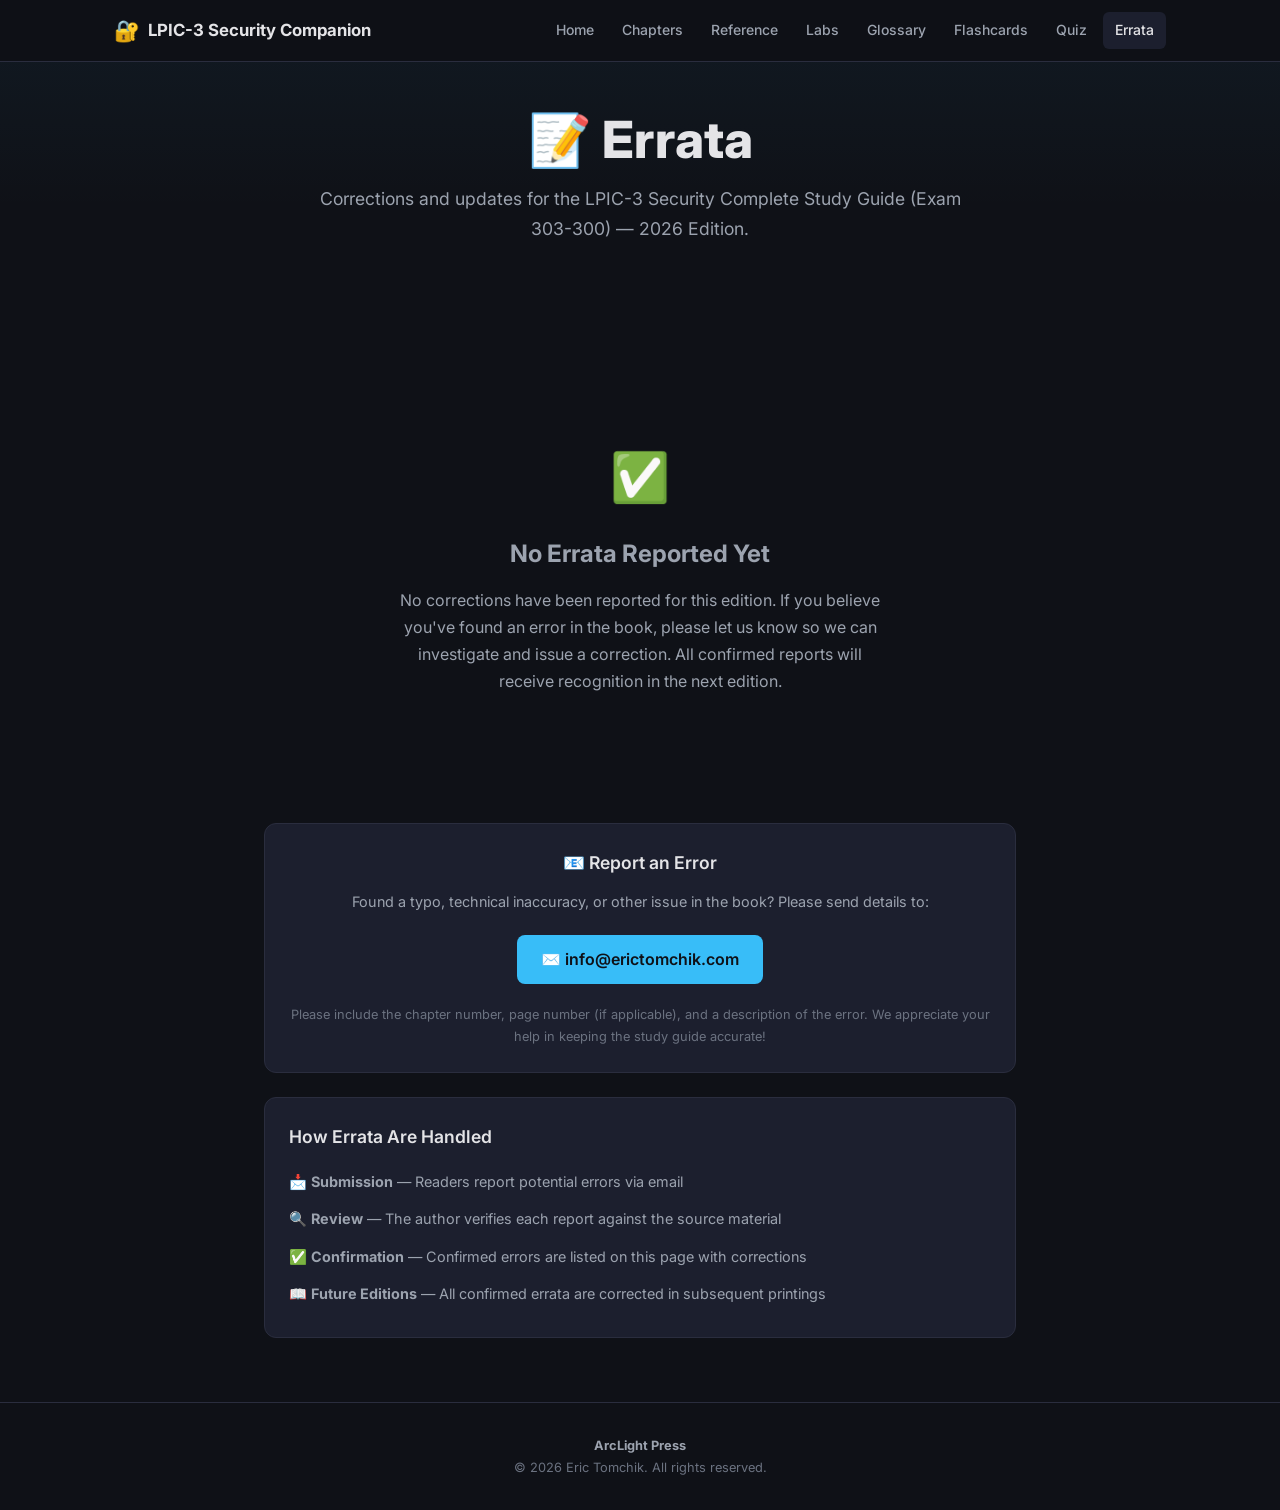
<file: errata/index.html>
<!DOCTYPE html>
<html lang="en">
<head>
  <meta charset="UTF-8">
  <meta name="viewport" content="width=device-width, initial-scale=1.0">
  <title>Errata — LPIC-3 Security Companion</title>
  <meta name="description" content="Errata and corrections for the LPIC-3 Security 303-300 Complete Study Guide.">
  <link rel="preconnect" href="https://fonts.googleapis.com">
  <link rel="preconnect" href="https://fonts.gstatic.com" crossorigin>
  <link href="https://fonts.googleapis.com/css2?family=Inter:wght@400;500;600;700;800&family=JetBrains+Mono:wght@400;500&display=swap" rel="stylesheet">
  <link rel="stylesheet" href="../css/style.css">
</head>
<body>

<nav class="nav">
  <div class="container">
    <a href="../index.html" class="nav-brand"><span class="icon">🔐</span> LPIC-3 Security Companion</a>
    <button class="nav-toggle" aria-label="Toggle navigation">☰</button>
    <div class="nav-links">
      <a href="../index.html">Home</a>
      <a href="../chapters/index.html">Chapters</a>
      <a href="../reference/index.html">Reference</a>
      <a href="../labs/index.html">Labs</a>
      <a href="../glossary/index.html">Glossary</a>
      <a href="../flashcards/index.html">Flashcards</a>
      <a href="../quiz/index.html">Quiz</a>
      <a href="index.html" class="active">Errata</a>
    </div>
  </div>
</nav>

<section class="hero" style="padding:3rem 0 2rem">
  <div class="container">
    <h1>📝 Errata</h1>
    <p class="subtitle">Corrections and updates for the LPIC-3 Security Complete Study Guide (Exam 303-300) — 2026 Edition.</p>
  </div>
</section>

<section class="section">
  <div class="container" style="max-width:800px">

    <div class="errata-empty">
      <div class="icon">✅</div>
      <h2 style="margin-bottom:0.75rem">No Errata Reported Yet</h2>
      <p style="color:var(--text-muted);max-width:500px;margin:0 auto 2rem">
        No corrections have been reported for this edition. If you believe you've found an error in the book, please let us know so we can investigate and issue a correction. All confirmed reports will receive recognition in the next edition.
      </p>
    </div>

    <div class="card" style="text-align:center;margin-top:2rem">
      <h3 style="margin-bottom:0.75rem">📧 Report an Error</h3>
      <p style="color:var(--text-muted);font-size:0.9rem;margin-bottom:1.25rem">
        Found a typo, technical inaccuracy, or other issue in the book? Please send details to:
      </p>
      <a href="mailto:info@erictomchik.com" class="btn btn-primary" style="font-size:1rem">
        ✉️ info@erictomchik.com
      </a>
      <p style="color:var(--text-dim);font-size:0.8rem;margin-top:1.25rem">
        Please include the chapter number, page number (if applicable), and a description of the error. We appreciate your help in keeping the study guide accurate!
      </p>
    </div>

    <div class="card" style="margin-top:1.5rem">
      <h3 style="margin-bottom:0.75rem">How Errata Are Handled</h3>
      <ul style="list-style:none;font-size:0.9rem;color:var(--text-muted)">
        <li style="padding:0.4rem 0">📩 <strong>Submission</strong> — Readers report potential errors via email</li>
        <li style="padding:0.4rem 0">🔍 <strong>Review</strong> — The author verifies each report against the source material</li>
        <li style="padding:0.4rem 0">✅ <strong>Confirmation</strong> — Confirmed errors are listed on this page with corrections</li>
        <li style="padding:0.4rem 0">📖 <strong>Future Editions</strong> — All confirmed errata are corrected in subsequent printings</li>
      </ul>
    </div>

  </div>
</section>

<footer class="footer">
  <div class="container">
    <span class="footer-brand">ArcLight Press</span>
    <p>© 2026 Eric Tomchik. All rights reserved.</p>
  </div>
</footer>

<script src="../js/main.js"></script>
</body>
</html>
</file>
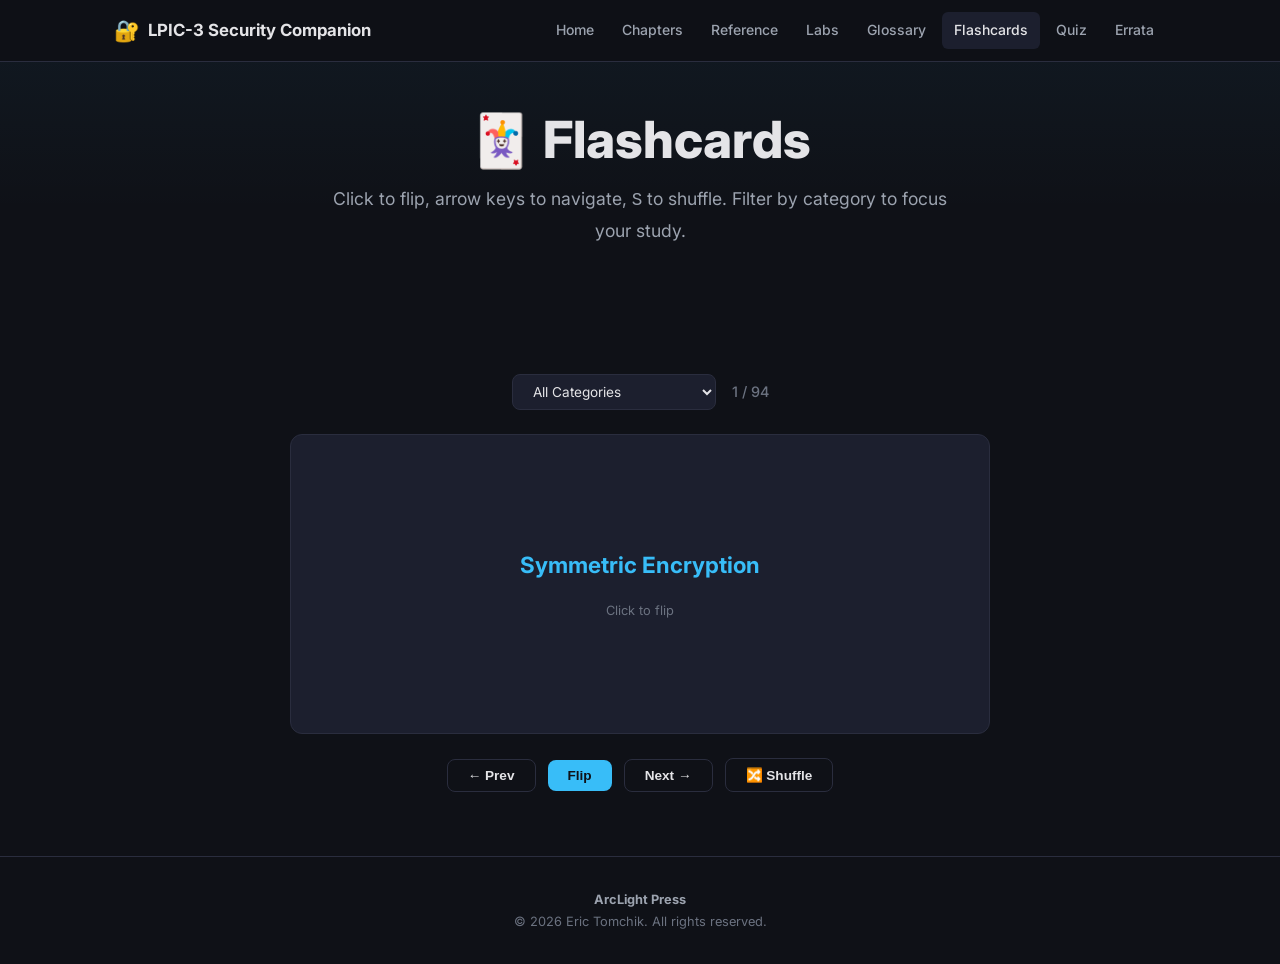
<file: flashcards/index.html>
<!DOCTYPE html>
<html lang="en">
<head>
  <meta charset="UTF-8">
  <meta name="viewport" content="width=device-width, initial-scale=1.0">
  <title>Flashcards — LPIC-3 Security Companion</title>
  <meta name="description" content="Interactive flashcards for LPIC-3 Security 303-300 — flip, shuffle, filter by category, and drill with keyboard shortcuts.">
  <link rel="preconnect" href="https://fonts.googleapis.com">
  <link rel="preconnect" href="https://fonts.gstatic.com" crossorigin>
  <link href="https://fonts.googleapis.com/css2?family=Inter:wght@400;500;600;700;800&family=JetBrains+Mono:wght@400;500&display=swap" rel="stylesheet">
  <link rel="stylesheet" href="../css/style.css">
</head>
<body>

<nav class="nav">
  <div class="container">
    <a href="../index.html" class="nav-brand"><span class="icon">🔐</span> LPIC-3 Security Companion</a>
    <button class="nav-toggle" aria-label="Toggle navigation">☰</button>
    <div class="nav-links">
      <a href="../index.html">Home</a>
      <a href="../chapters/index.html">Chapters</a>
      <a href="../reference/index.html">Reference</a>
      <a href="../labs/index.html">Labs</a>
      <a href="../glossary/index.html">Glossary</a>
      <a href="index.html" class="active">Flashcards</a>
      <a href="../quiz/index.html">Quiz</a>
      <a href="../errata/index.html">Errata</a>
    </div>
  </div>
</nav>

<section class="hero" style="padding:3rem 0 2rem">
  <div class="container">
    <h1>🃏 Flashcards</h1>
    <p class="subtitle">Click to flip, arrow keys to navigate, <kbd>S</kbd> to shuffle. Filter by category to focus your study.</p>
  </div>
</section>

<section class="section">
  <div class="flashcard-container">

    <div style="margin-bottom:1.5rem;display:flex;justify-content:center;gap:1rem;flex-wrap:wrap;align-items:center">
      <select class="flashcard-category-select" id="flashcard-category">
        <option value="all">All Categories</option>
        <option value="crypto">Cryptography</option>
        <option value="pki">PKI & Certificates</option>
        <option value="fs">Encrypted File Systems</option>
        <option value="dns">DNSSEC & DNS</option>
        <option value="host">Host Security</option>
        <option value="audit">Auditing & HIDS</option>
        <option value="mac">SELinux & AppArmor</option>
        <option value="firewall">Firewalls & Networking</option>
        <option value="vpn">VPNs</option>
        <option value="threats">Threats & Pen Testing</option>
        <option value="commands">Command Drills</option>
      </select>
      <span class="flashcard-progress" id="flashcard-progress">1 / 100</span>
    </div>

    <div class="flashcard" id="flashcard" onclick="flipCard()">
      <div class="flashcard-inner">
        <div class="flashcard-front">
          <h3>Loading...</h3>
          <div class="flashcard-hint">Click to flip</div>
        </div>
        <div class="flashcard-back">
          <p>Loading...</p>
        </div>
      </div>
    </div>

    <div class="flashcard-controls">
      <button class="btn btn-outline" onclick="prevCard()">← Prev</button>
      <button class="btn btn-primary" onclick="flipCard()">Flip</button>
      <button class="btn btn-outline" onclick="nextCard()">Next →</button>
      <button class="btn btn-outline" onclick="shuffleDeck()">🔀 Shuffle</button>
    </div>

  </div>
</section>

<footer class="footer">
  <div class="container">
    <span class="footer-brand">ArcLight Press</span>
    <p>© 2026 Eric Tomchik. All rights reserved.</p>
  </div>
</footer>

<script src="../js/main.js"></script>
<script>
const flashcardData = [
  // Cryptography
  {term:"Symmetric Encryption",def:"Uses a single shared key for both encryption and decryption. Examples: AES-256, ChaCha20. Fast but requires secure key exchange.",cat:"crypto"},
  {term:"Asymmetric Encryption",def:"Uses a key pair (public + private). Public key encrypts, private key decrypts. Examples: RSA, Ed25519, ECDSA.",cat:"crypto"},
  {term:"Hash Function",def:"One-way function producing a fixed-size digest. Used for integrity verification, password storage, and digital signatures. Examples: SHA-256, SHA-3.",cat:"crypto"},
  {term:"HMAC",def:"Hash-based Message Authentication Code — keyed hash providing integrity and authentication. Used by TSIG for DNS zone transfer authentication.",cat:"crypto"},
  {term:"Digital Signature",def:"Cryptographic proof of authenticity and integrity. The sender hashes the message, then encrypts the hash with their private key.",cat:"crypto"},
  {term:"PFS (Perfect Forward Secrecy)",def:"Property ensuring compromise of long-term keys doesn't compromise past session keys. Requires ephemeral DH/ECDH key exchange.",cat:"crypto"},
  {term:"AEAD",def:"Authenticated Encryption with Associated Data — cipher mode providing both confidentiality and integrity. Examples: AES-GCM, ChaCha20-Poly1305.",cat:"crypto"},
  {term:"KDF",def:"Key Derivation Function — derives cryptographic keys from passwords. Examples: PBKDF2 (LUKS1), Argon2id (LUKS2).",cat:"crypto"},
  // PKI
  {term:"X.509 Certificate",def:"Standard format for public key certificates. Contains: subject, issuer, public key, serial number, validity dates, extensions, and signature.",cat:"pki"},
  {term:"CSR",def:"Certificate Signing Request — contains the applicant's public key and subject info. Generated with: openssl req -new -key key.pem -out csr.pem",cat:"pki"},
  {term:"Certificate Authority (CA)",def:"Trusted entity that issues, signs, and revokes digital certificates. Root CAs sign intermediate CAs to form a chain of trust.",cat:"pki"},
  {term:"OCSP Stapling",def:"Server periodically fetches its own OCSP response and sends it during the TLS handshake, reducing latency and improving privacy.",cat:"pki"},
  {term:"SAN Extension",def:"Subject Alternative Name — X.509v3 extension listing additional hostnames/IPs a certificate covers. Essential for multi-domain certs.",cat:"pki"},
  {term:"Let's Encrypt / ACME",def:"Free CA using the ACME protocol for automated certificate issuance. Client: certbot. Certs valid 90 days, auto-renewed.",cat:"pki"},
  {term:"Certificate Transparency",def:"Public, append-only logs of all issued certificates. Designed to detect mis-issuance and rogue CAs.",cat:"pki"},
  // Encrypted File Systems
  {term:"LUKS",def:"Linux Unified Key Setup — standard disk encryption format. Up to 32 key slots, header contains encrypted master key. Tool: cryptsetup.",cat:"fs"},
  {term:"LUKS vs. eCryptfs",def:"LUKS encrypts full block devices (partitions). eCryptfs is a stacked filesystem encrypting individual files with per-file FEK/FEFEK keys.",cat:"fs"},
  {term:"NBDE (Clevis + Tang)",def:"Network-Bound Disk Encryption — LUKS volumes auto-unlock when the Tang server (port 7500) is reachable. Clevis is the client.",cat:"fs"},
  {term:"/etc/crypttab",def:"Configuration file that tells the system how to auto-unlock encrypted volumes at boot. Format: name device key options.",cat:"fs"},
  {term:"Argon2 vs. PBKDF2",def:"Argon2id is memory-hard (GPU-resistant) and used by LUKS2. PBKDF2 is iteration-based and used by LUKS1/GRUB2.",cat:"fs"},
  // DNSSEC
  {term:"DNSSEC",def:"DNS Security Extensions — adds RRSIG (signatures), DNSKEY (public keys), DS (delegation), NSEC/NSEC3 (denial of existence) records.",cat:"dns"},
  {term:"KSK vs. ZSK",def:"Key Signing Key signs the DNSKEY RRset and is referenced in the parent DS record. Zone Signing Key signs all other records. ZSK rolls more frequently.",cat:"dns"},
  {term:"DS Record",def:"Delegation Signer — stored in parent zone. Contains hash of child zone's KSK. Establishes the DNSSEC chain of trust.",cat:"dns"},
  {term:"TSIG",def:"Transaction Signature — shared HMAC key authenticating DNS zone transfers and dynamic updates. Generated with tsig-keygen.",cat:"dns"},
  {term:"DANE / TLSA Record",def:"DNS-based Authentication of Named Entities — TLSA records associate TLS certificates with domains, bypassing the CA system. Requires DNSSEC.",cat:"dns"},
  {term:"DoT vs. DoH",def:"DNS over TLS (port 853) vs. DNS over HTTPS (port 443). Both encrypt DNS queries. DoT is easier to filter; DoH blends with web traffic.",cat:"dns"},
  // Host Security
  {term:"Linux Capabilities",def:"Fine-grained privileges replacing all-or-nothing root. Example: CAP_NET_BIND_SERVICE lets a process bind to ports < 1024 without root.",cat:"host"},
  {term:"ASLR",def:"Address Space Layout Randomization — randomizes memory layout. Controlled by kernel.randomize_va_space (0=off, 1=partial, 2=full).",cat:"host"},
  {term:"systemd Sandboxing",def:"Unit-level security: ProtectSystem=strict, PrivateDevices=yes, NoNewPrivileges=yes. Analyze with: systemd-analyze security unit.service.",cat:"host"},
  {term:"USBGuard",def:"Framework for authorizing/blocking USB devices based on policy rules. Prevents rogue USB attacks (rubber ducky, BadUSB).",cat:"host"},
  {term:"SSH Certificate Authority",def:"SSH CA signs host/user keys. Users trust the CA rather than individual keys. Signed with: ssh-keygen -s ca_key -I id -h host_key.pub.",cat:"host"},
  {term:"chroot",def:"Changes the apparent root directory for a process. Basic isolation — not a security boundary alone (needs additional restrictions).",cat:"host"},
  // Auditing
  {term:"Linux Audit (auditd)",def:"Kernel-level event logging. auditctl adds rules, ausearch queries logs, aureport generates reports. Rules persist in /etc/audit/rules.d/.",cat:"audit"},
  {term:"AIDE",def:"Advanced Intrusion Detection Environment — file integrity checker. aide --init creates baseline, aide --check detects changes.",cat:"audit"},
  {term:"rkhunter",def:"Rootkit Hunter — scans for rootkits, backdoors, and local exploits. rkhunter --check scans, --propupd updates baseline.",cat:"audit"},
  {term:"pam_tty_audit",def:"PAM module enabling TTY keystroke logging. All keystrokes recorded to audit log. Viewed with aureport --tty.",cat:"audit"},
  {term:"OpenSCAP",def:"Open-source SCAP scanner for security compliance. Evaluates systems against CIS benchmarks and DISA STIGs.",cat:"audit"},
  // SELinux & AppArmor
  {term:"SELinux Modes",def:"Enforcing (blocks + logs), Permissive (logs only), Disabled. Runtime: setenforce. Persistent: /etc/selinux/config.",cat:"mac"},
  {term:"SELinux Context",def:"Label format: user:role:type:level. Type enforcement is the primary mechanism. View with ls -Z, ps -eZ.",cat:"mac"},
  {term:"restorecon",def:"Restores SELinux file contexts to the policy defaults. Usage: restorecon -Rv /path. Use after moving files or changing fcontext.",cat:"mac"},
  {term:"audit2allow",def:"Generates SELinux allow rules from AVC denial messages. Usage: audit2allow -a -M modname, then semodule -i modname.pp.",cat:"mac"},
  {term:"AppArmor vs. SELinux",def:"AppArmor is path-based (simpler). SELinux is label-based (more granular). AppArmor uses profiles in /etc/apparmor.d/.",cat:"mac"},
  {term:"Smack",def:"Simplified Mandatory Access Control Kernel — lightweight label-based LSM. Simple rules format: subject object access. Used in IoT.",cat:"mac"},
  // Firewalls
  {term:"Netfilter Tables",def:"filter (INPUT/FORWARD/OUTPUT), nat (PREROUTING/POSTROUTING), mangle (modify packets), raw (bypass conntrack).",cat:"firewall"},
  {term:"conntrack",def:"Connection tracking — netfilter subsystem tracking states: NEW, ESTABLISHED, RELATED, INVALID. Key for stateful firewalls.",cat:"firewall"},
  {term:"nftables vs. iptables",def:"nftables replaces iptables with unified syntax, atomic rule replacement, and sets. Command: nft. Config: /etc/nftables.conf.",cat:"firewall"},
  {term:"IP Sets",def:"Kernel data structures for efficient matching of IP addresses, networks, or ports. Created with ipset, referenced in iptables with -m set.",cat:"firewall"},
  {term:"DNAT / SNAT",def:"DNAT rewrites destination (port forwarding, PREROUTING chain). SNAT rewrites source (POSTROUTING chain). MASQUERADE = dynamic SNAT.",cat:"firewall"},
  {term:"Snort vs. Suricata",def:"Snort: single-threaded NIDS (Snort 3 adds multi-thread). Suricata: multi-threaded IDS/IPS, native JSON logging (eve.json), protocol-layer keywords, Snort-compatible rules.",cat:"firewall"},
  {term:"Suricata Rule Syntax",def:"action proto src port -> dst port (options). Example: alert http any any -> $HOME_NET 80 (msg:\\\"HTTP GET\\\"; content:\\\"GET\\\"; sid:1001; rev:1;)",cat:"firewall"},
  {term:"eve.json",def:"Suricata's JSON event log at /var/log/suricata/eve.json. Contains alerts, flow records, DNS, TLS, HTTP metadata. Parse with jq.",cat:"firewall"},
  {term:"suricata -T",def:"Test Suricata configuration without starting engine. Validates suricata.yaml and all loaded rules.",cat:"firewall"},
  {term:"Suricata vs. OpenVAS",def:"Suricata = IDS/IPS (detects attacks in progress using signatures/rules). OpenVAS/GVM = vulnerability scanner (probes for known weaknesses). Complementary tools.",cat:"firewall"},
  // VPNs
  {term:"OpenVPN",def:"SSL/TLS-based VPN using tun (routed, Layer 3) or tap (bridged, Layer 2) interfaces. Default port: 1194/UDP.",cat:"vpn"},
  {term:"IPsec / strongSwan",def:"Kernel-level VPN using IKEv2 for key exchange and ESP for encryption. Config: /etc/ipsec.conf + /etc/ipsec.secrets. Ports: 500, 4500.",cat:"vpn"},
  {term:"WireGuard",def:"Modern, lightweight VPN in the Linux kernel. Uses Curve25519 (DH), ChaCha20 (encrypt), Poly1305 (auth). Default port: 51820/UDP.",cat:"vpn"},
  {term:"tun vs. tap Interface",def:"tun = Layer 3 (IP packets, routed VPN). tap = Layer 2 (Ethernet frames, bridged VPN). VPN type determines which to use.",cat:"vpn"},
  // Threats
  {term:"Buffer Overflow",def:"Writing data beyond a buffer's boundary to overwrite adjacent memory. Mitigations: ASLR, DEP/NX bit, stack canaries.",cat:"threats"},
  {term:"XSS",def:"Cross-Site Scripting — injection of malicious scripts into web pages. Types: Stored, Reflected, DOM-based.",cat:"threats"},
  {term:"DDoS",def:"Distributed Denial of Service — many sources overwhelm a target. Types: volumetric (UDP flood), protocol (SYN flood), application layer.",cat:"threats"},
  {term:"Nmap Scan Types",def:"-sS SYN scan, -sT connect scan, -sU UDP scan, -sV version detect, -O OS detect, -sC default scripts, -A aggressive.",cat:"threats"},
  {term:"Metasploit",def:"Penetration testing framework. Modules: exploits, payloads, auxiliary, post-exploitation. Console: msfconsole.",cat:"threats"},
  // Command Drills (Appendix H)
  {term:"openssl _____ -aes256 -out key.pem 4096",def:"genrsa — Generate a 4096-bit RSA key with AES-256 encryption",cat:"commands"},
  {term:"openssl _____ -new -key key.pem -out csr.pem",def:"req — Create a Certificate Signing Request",cat:"commands"},
  {term:"openssl x509 -in cert.pem _____ -noout",def:"-text — View certificate details in human-readable form",cat:"commands"},
  {term:"openssl _____ -connect host:443",def:"s_client — Test a TLS connection to a remote server",cat:"commands"},
  {term:"_____ certonly --standalone -d example.com",def:"certbot — Obtain a Let's Encrypt certificate",cat:"commands"},
  {term:"ssh-keygen -t _____",def:"ed25519 — Generate an Ed25519 SSH key pair",cat:"commands"},
  {term:"cryptsetup _____ /dev/sdb1",def:"luksFormat — Initialize LUKS encryption on a device",cat:"commands"},
  {term:"cryptsetup _____ /dev/sdb1 secure_vol",def:"luksOpen — Open a LUKS volume",cat:"commands"},
  {term:"cryptsetup _____ /dev/sdb1 --header-backup-file hdr.img",def:"luksHeaderBackup — Back up a LUKS header",cat:"commands"},
  {term:"/etc/_____",def:"crypttab — File controlling auto-unlock of encrypted volumes at boot",cat:"commands"},
  {term:"_____ -a ECDSAP256SHA256 -n ZONE example.com",def:"dnssec-keygen — Generate DNSSEC keys for a zone",cat:"commands"},
  {term:"_____ -o example.com zone.file",def:"dnssec-signzone — Sign a DNS zone",cat:"commands"},
  {term:"_____ -a hmac-sha256 xfer-key",def:"tsig-keygen — Generate a TSIG key for zone transfers",cat:"commands"},
  {term:"auditctl _____ /etc/shadow -p wa -k shadow",def:"-w — Add an audit watch on /etc/shadow",cat:"commands"},
  {term:"_____ -k shadow",def:"ausearch — Search audit log by key name",cat:"commands"},
  {term:"aureport _____",def:"--tty — View TTY keystroke audit records",cat:"commands"},
  {term:"aide _____",def:"--init — Create an AIDE baseline database",cat:"commands"},
  {term:"_____ --check",def:"rkhunter — Scan for rootkits",cat:"commands"},
  {term:"_____ 0",def:"setenforce — Set SELinux to permissive mode at runtime",cat:"commands"},
  {term:"_____ fcontext -a -t httpd_sys_content_t \"/srv(/.*)?\"",def:"semanage — Permanently set a file's SELinux context",cat:"commands"},
  {term:"_____ -Rv /srv",def:"restorecon — Apply SELinux contexts to a directory tree",cat:"commands"},
  {term:"setsebool _____ httpd_can_network_connect on",def:"-P — Make an SELinux boolean persistent",cat:"commands"},
  {term:"_____ -a -M mypolicy",def:"audit2allow — Generate a policy module from AVC denials",cat:"commands"},
  {term:"_____",def:"aa-status — Check AppArmor profile status",cat:"commands"},
  {term:"_____",def:"iptables-save — Save current iptables rules",cat:"commands"},
  {term:"-m conntrack _____  ESTABLISHED,RELATED",def:"--ctstate — Match established connections in iptables",cat:"commands"},
  {term:"nft _____ ruleset",def:"list — List the full nftables ruleset",cat:"commands"},
  {term:"_____ up wg0",def:"wg-quick — Bring up a WireGuard tunnel",cat:"commands"},
  {term:"wg _____",def:"show — Check WireGuard tunnel status",cat:"commands"},
  {term:"suricata -c /etc/suricata/suricata.yaml _____ eth0",def:"-i — Run Suricata IDS on a specific interface",cat:"commands"},
  {term:"jq 'select(.event_type==\"_____\")' eve.json",def:"alert — Filter Suricata eve.json for alert events",cat:"commands"},
  {term:"suricata _____",def:"-T — Test Suricata configuration (validate rules/config)",cat:"commands"},
];

document.addEventListener('DOMContentLoaded', () => initFlashcards(flashcardData));
</script>
</body>
</html>
</file>
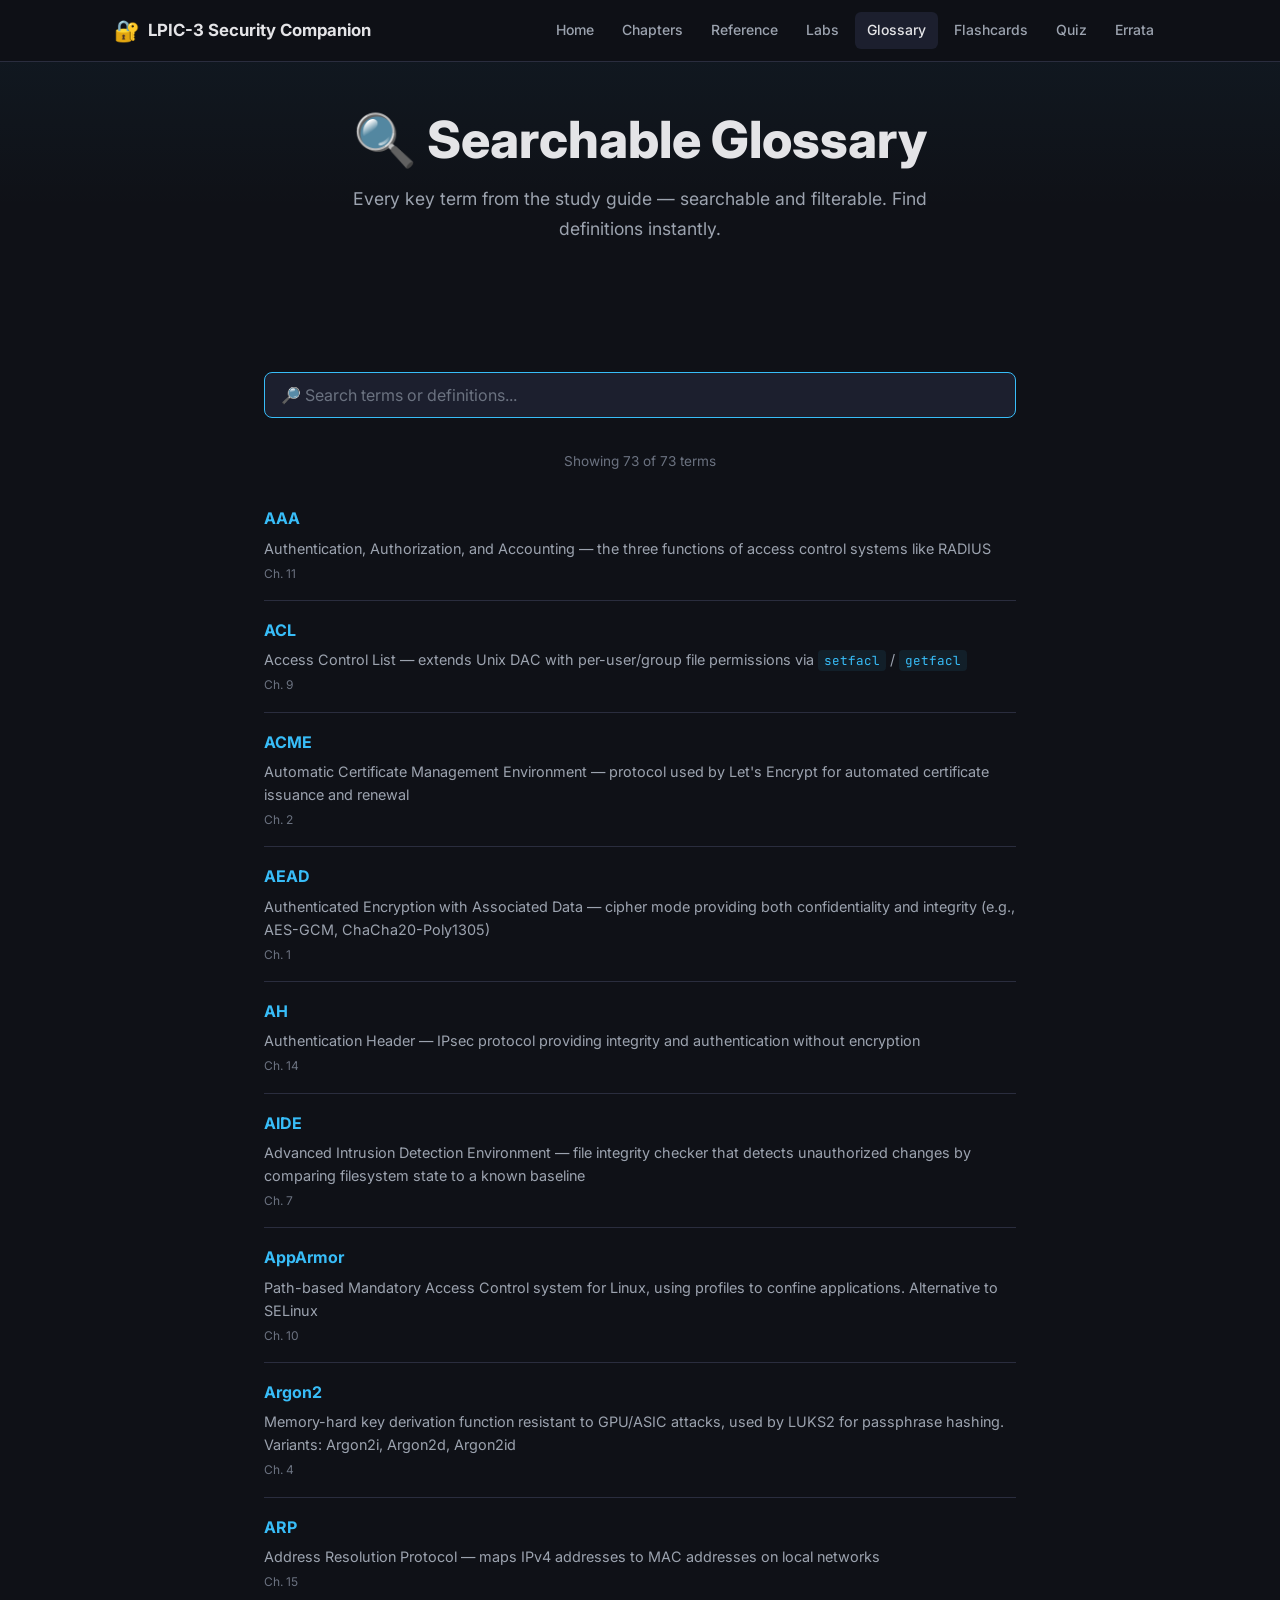
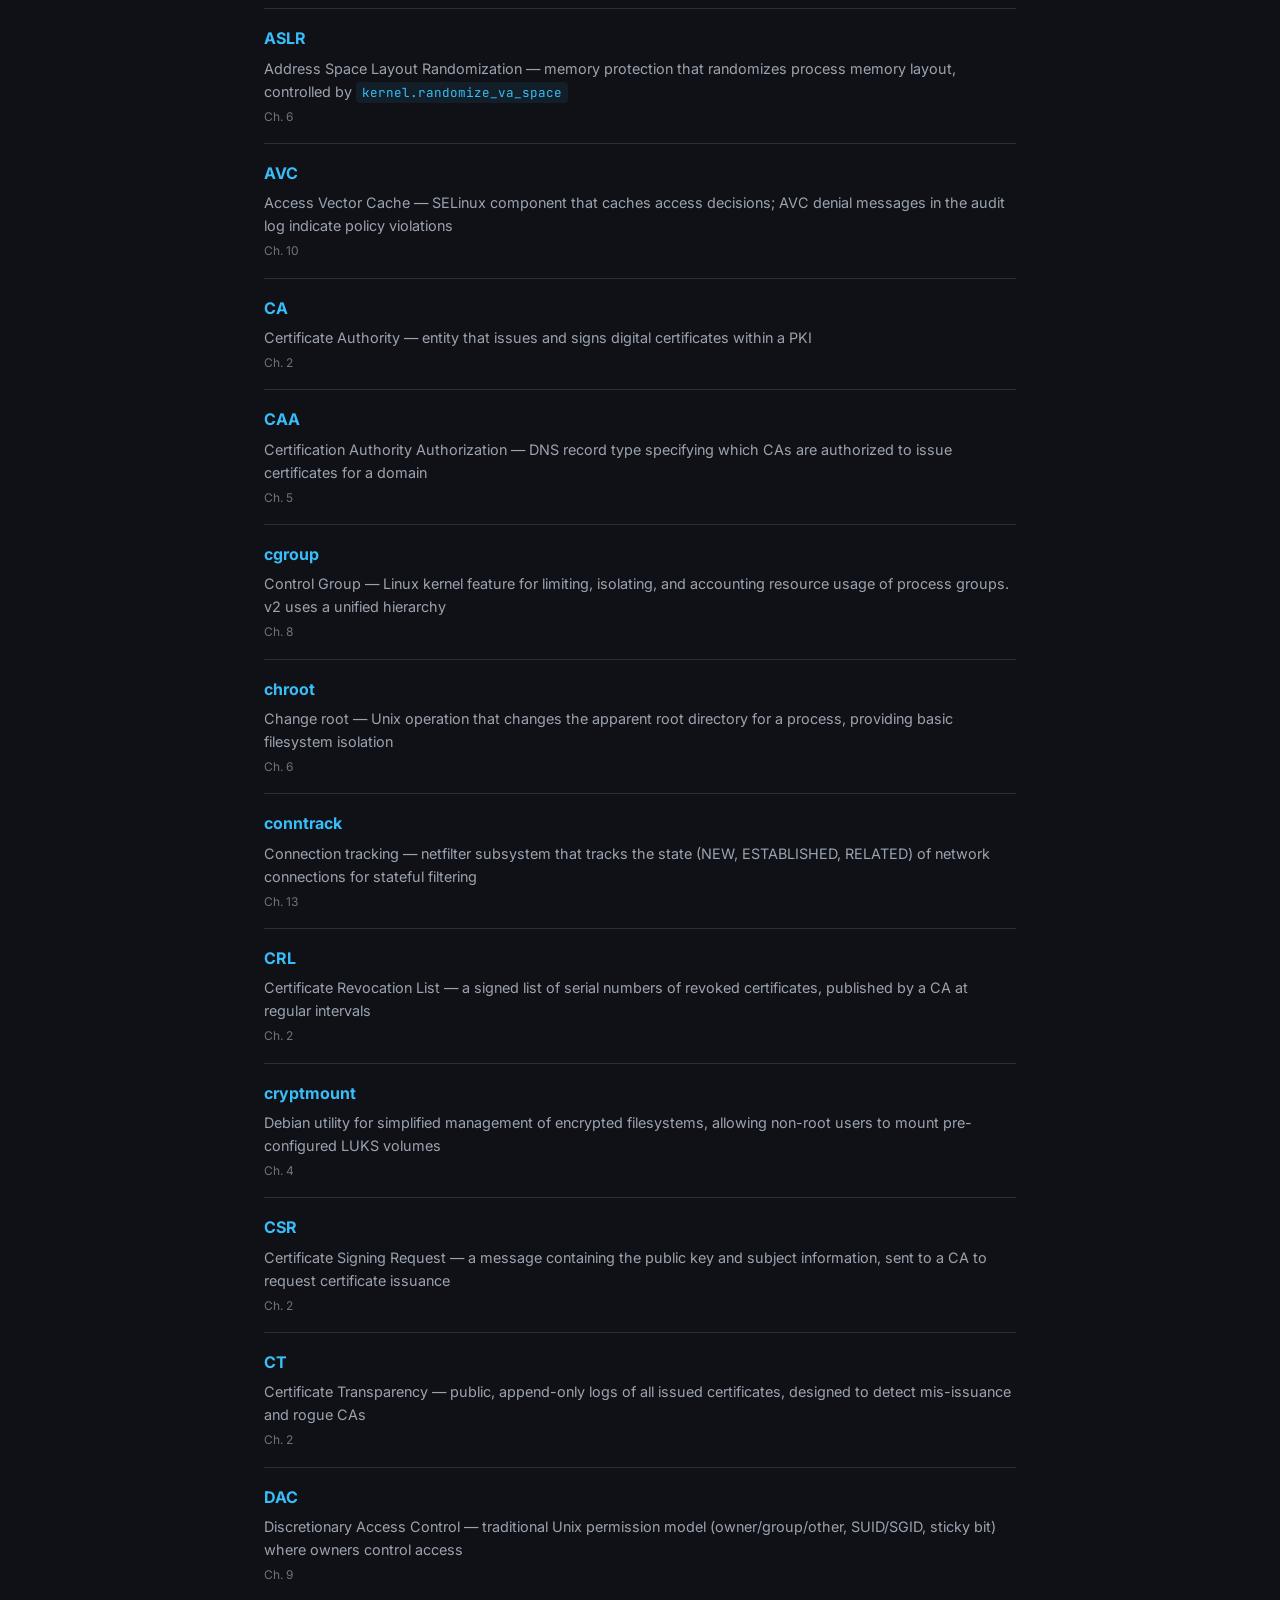
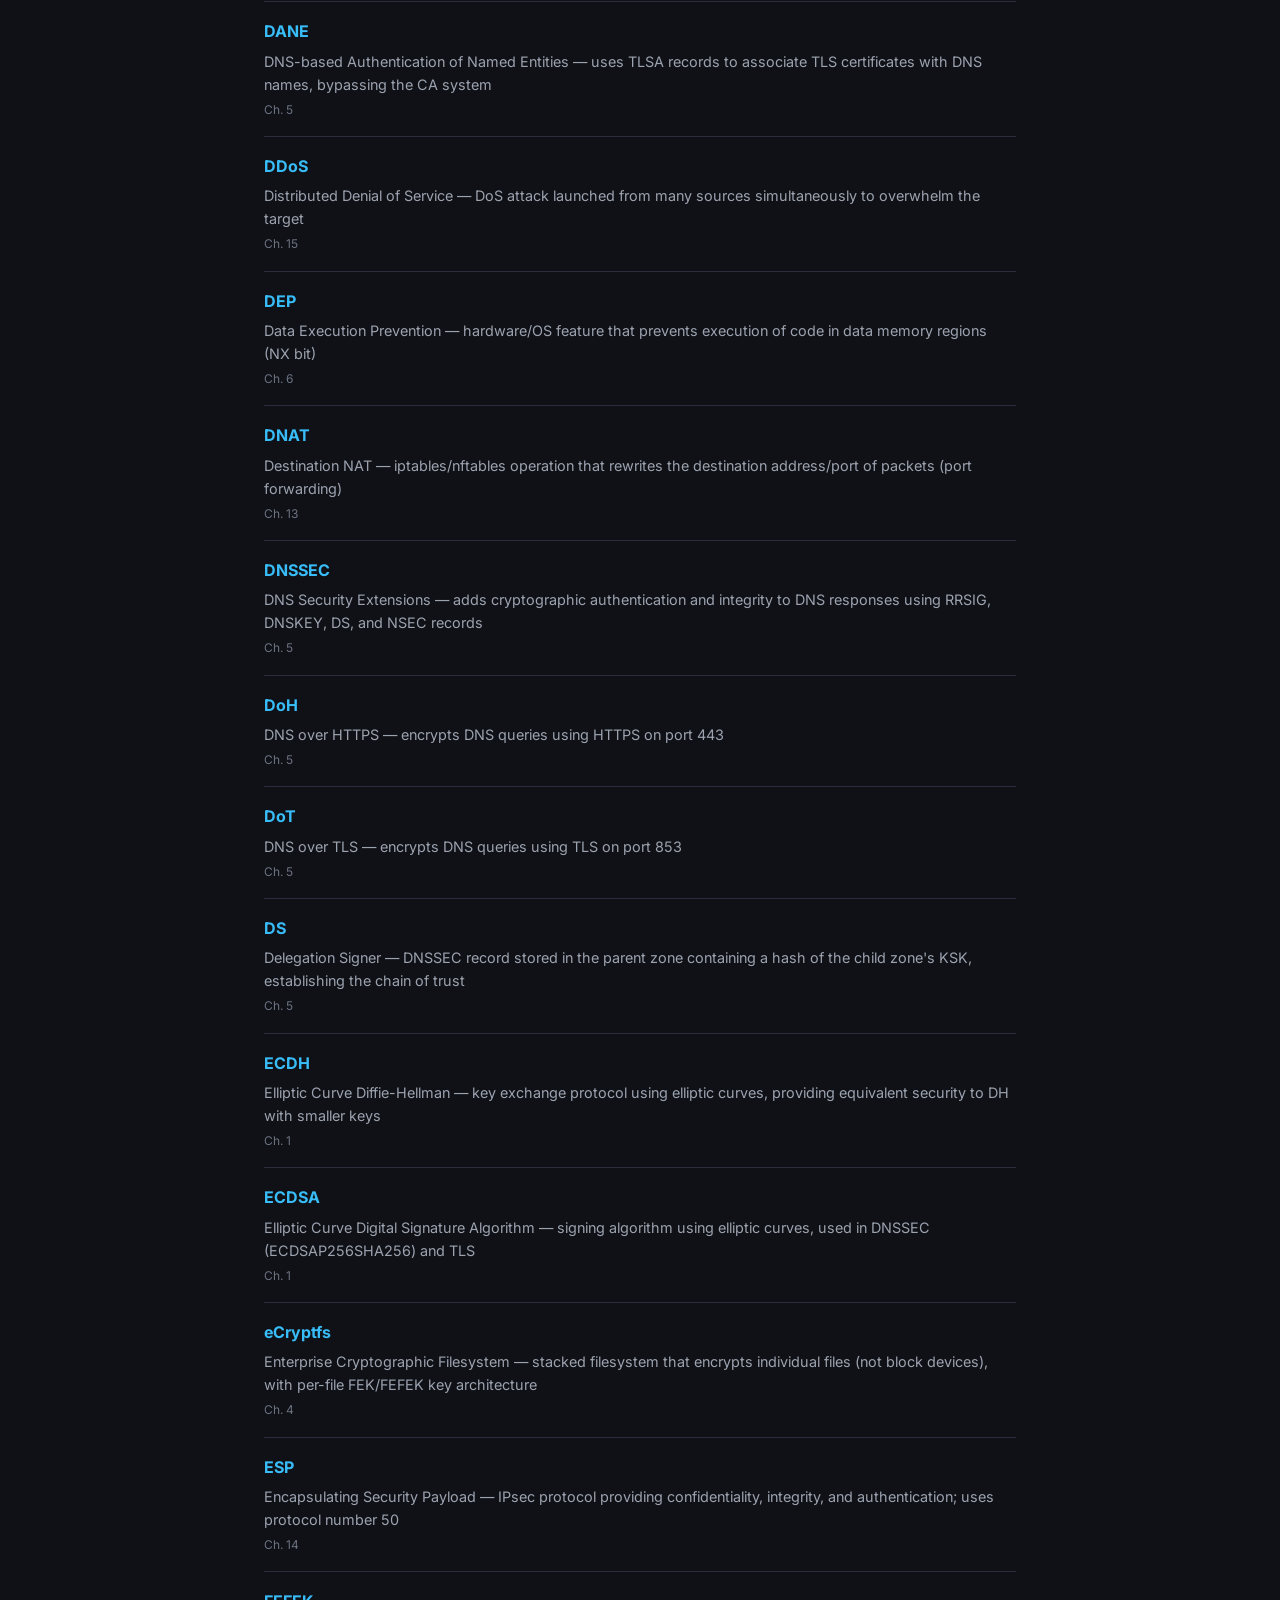
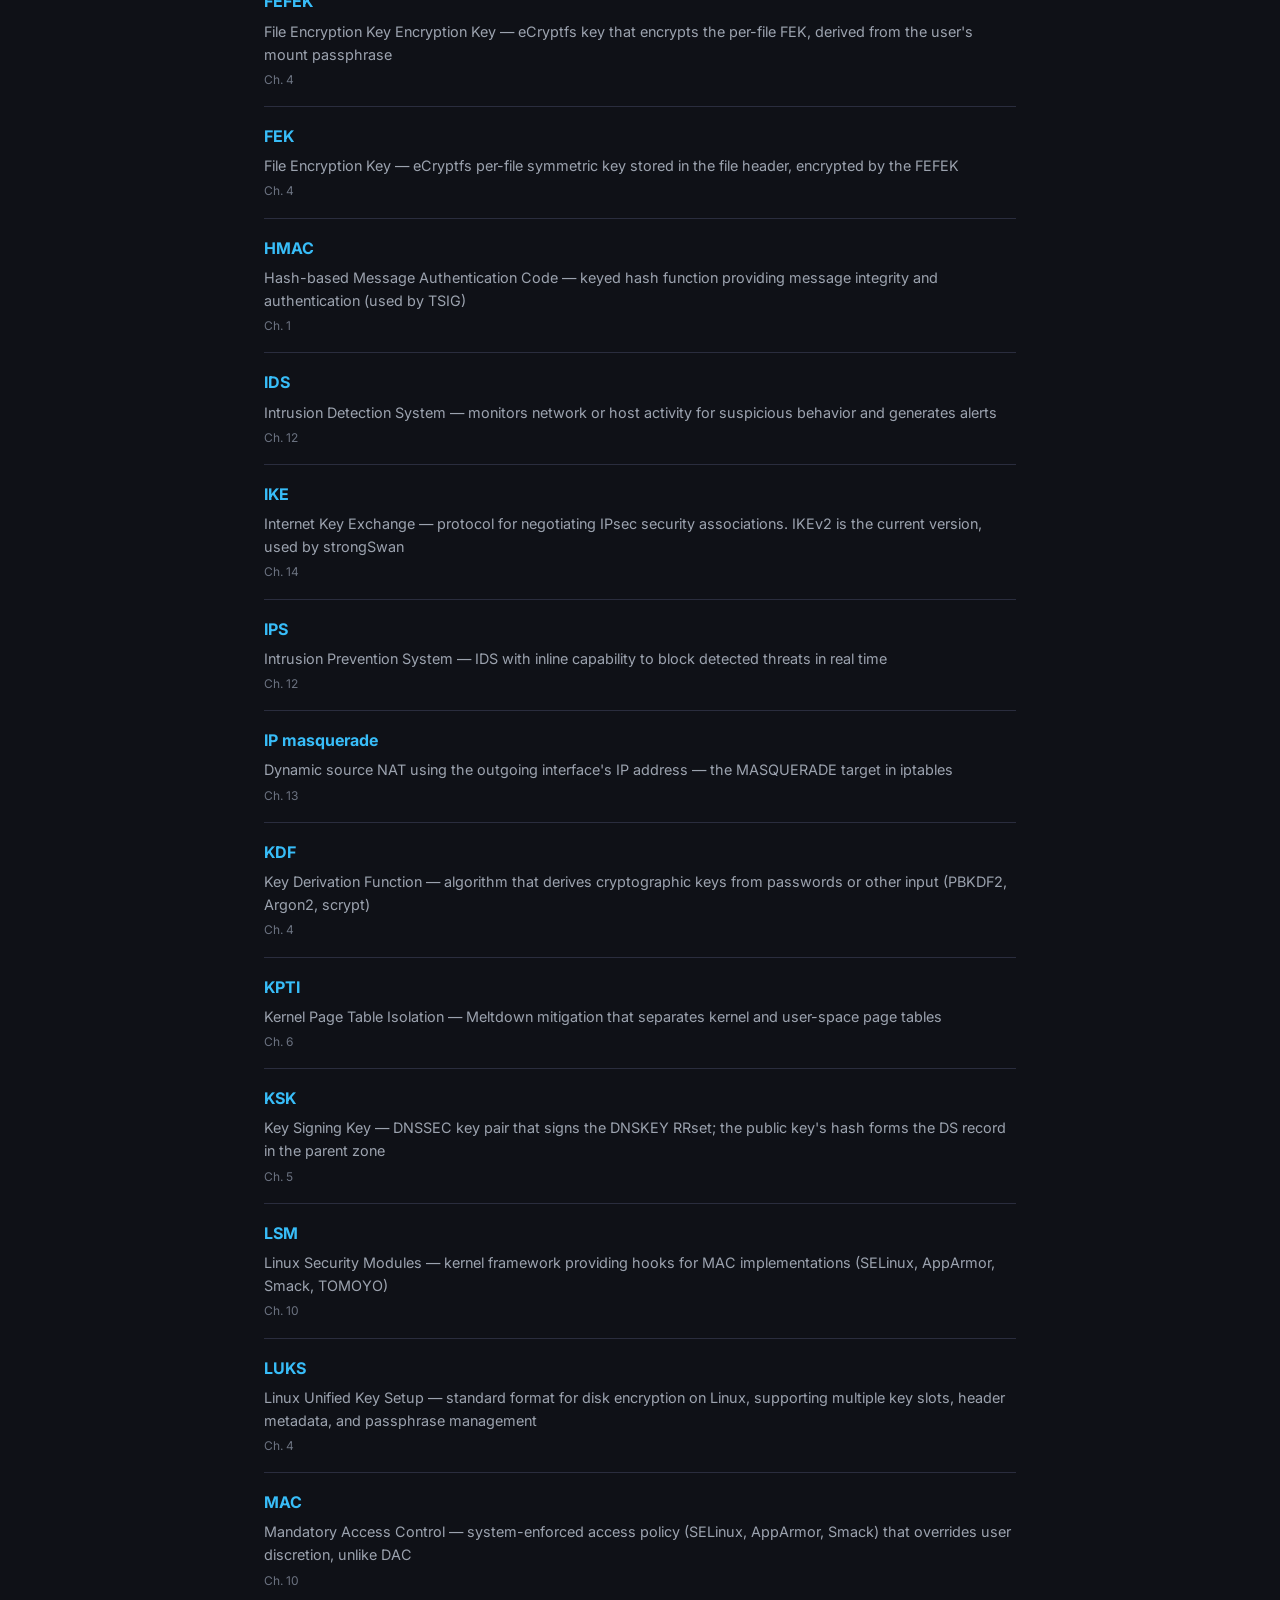
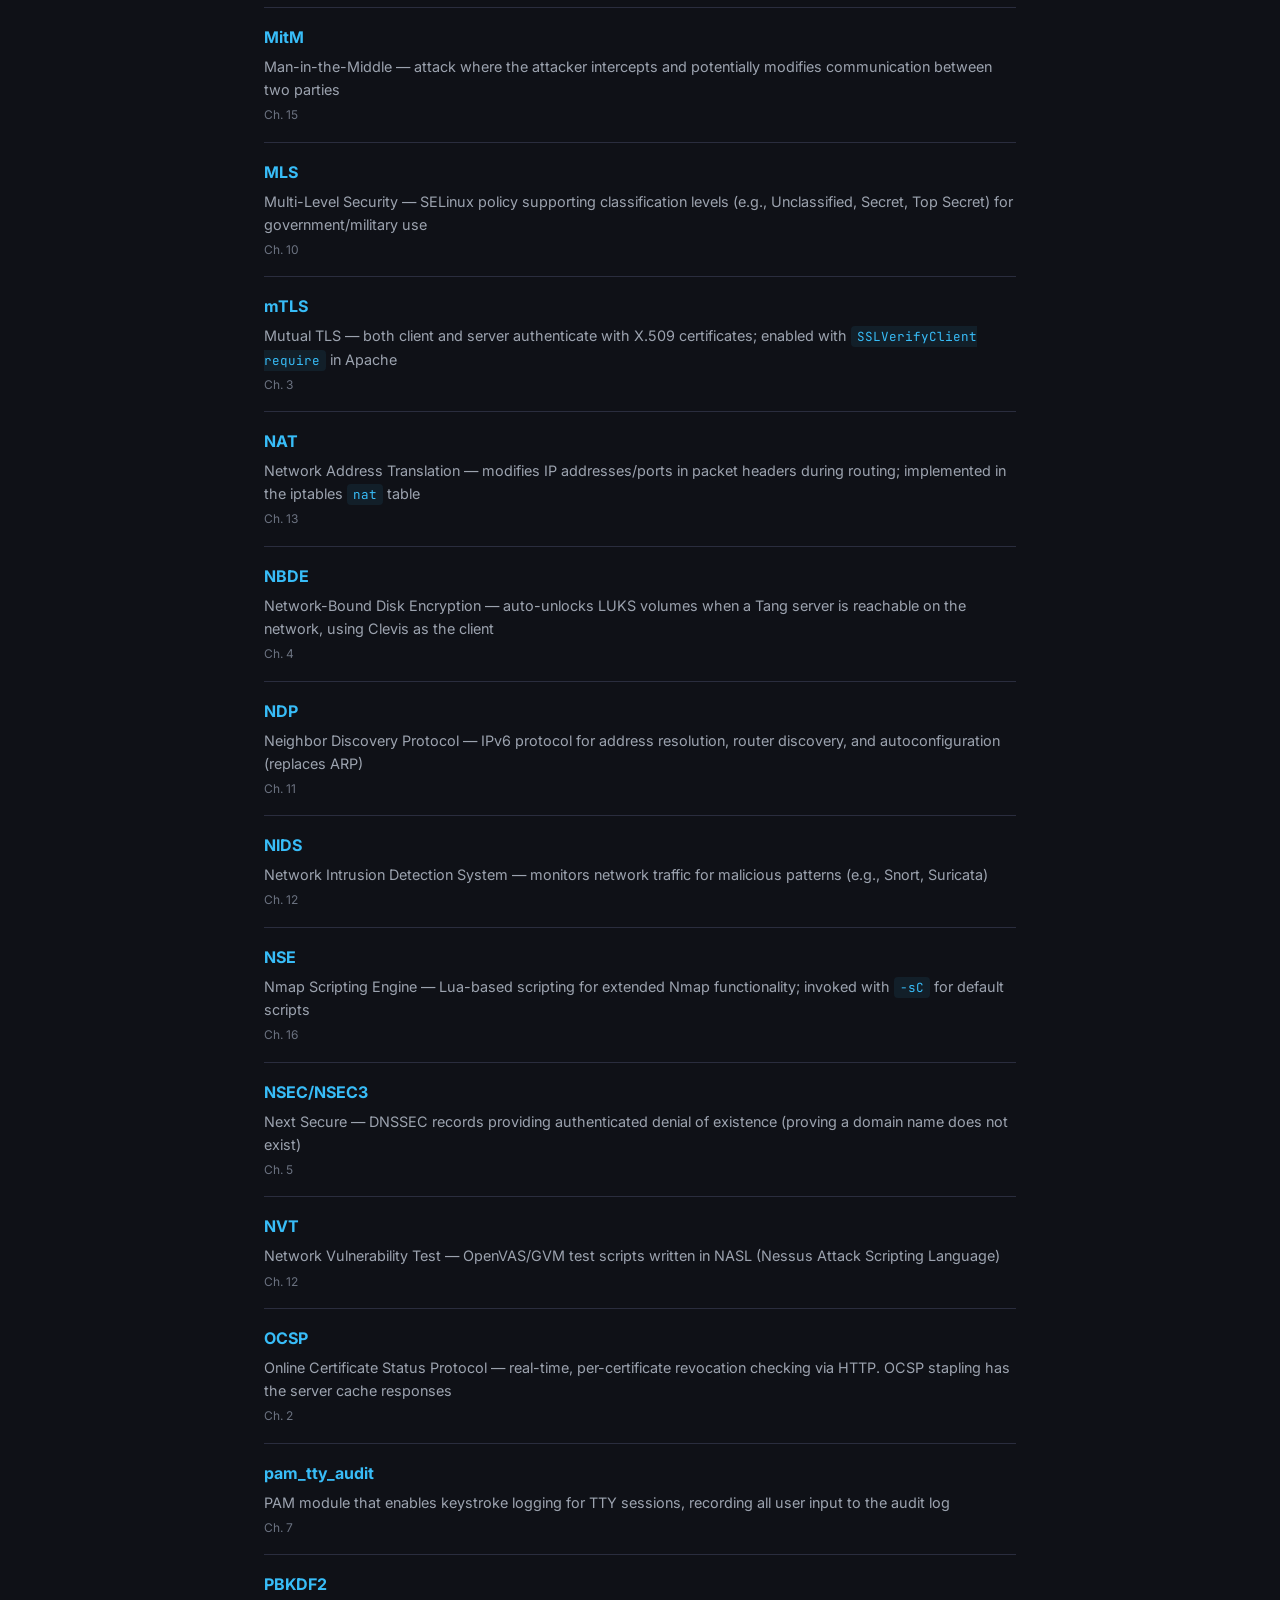
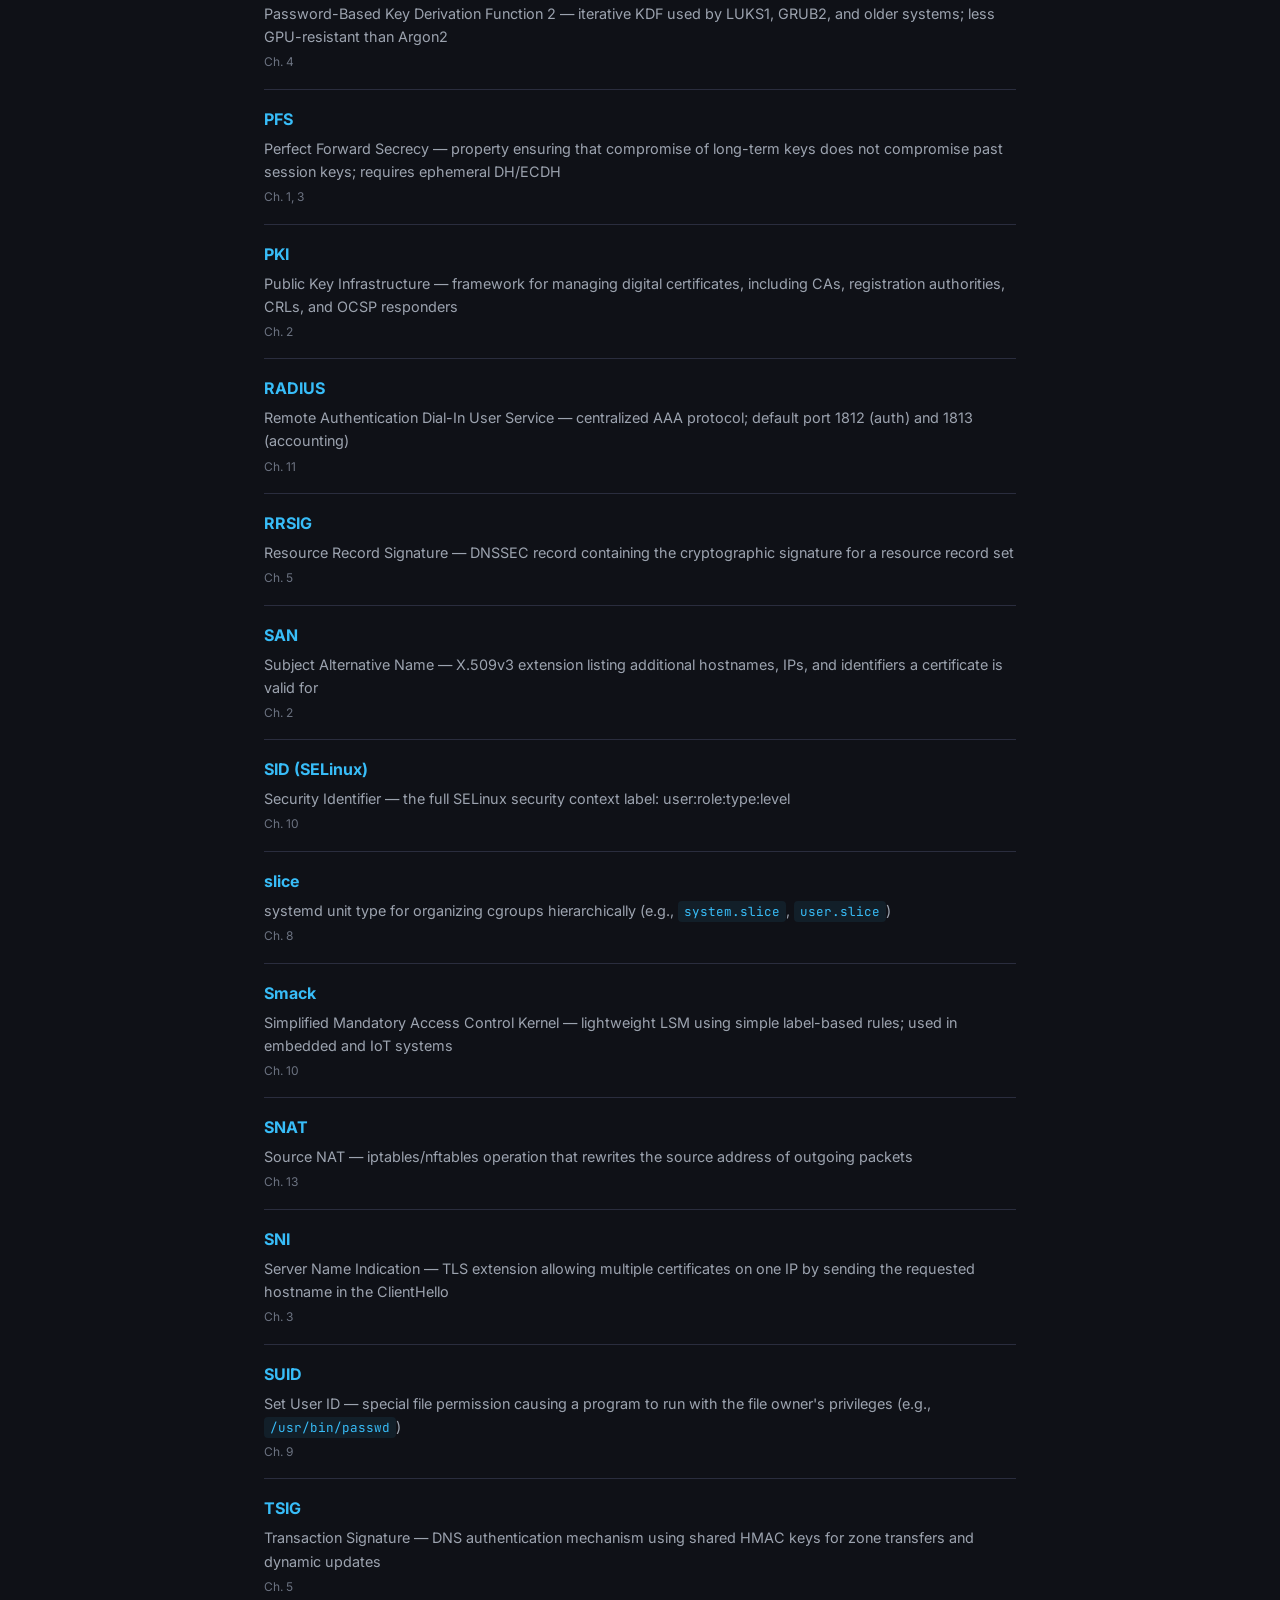
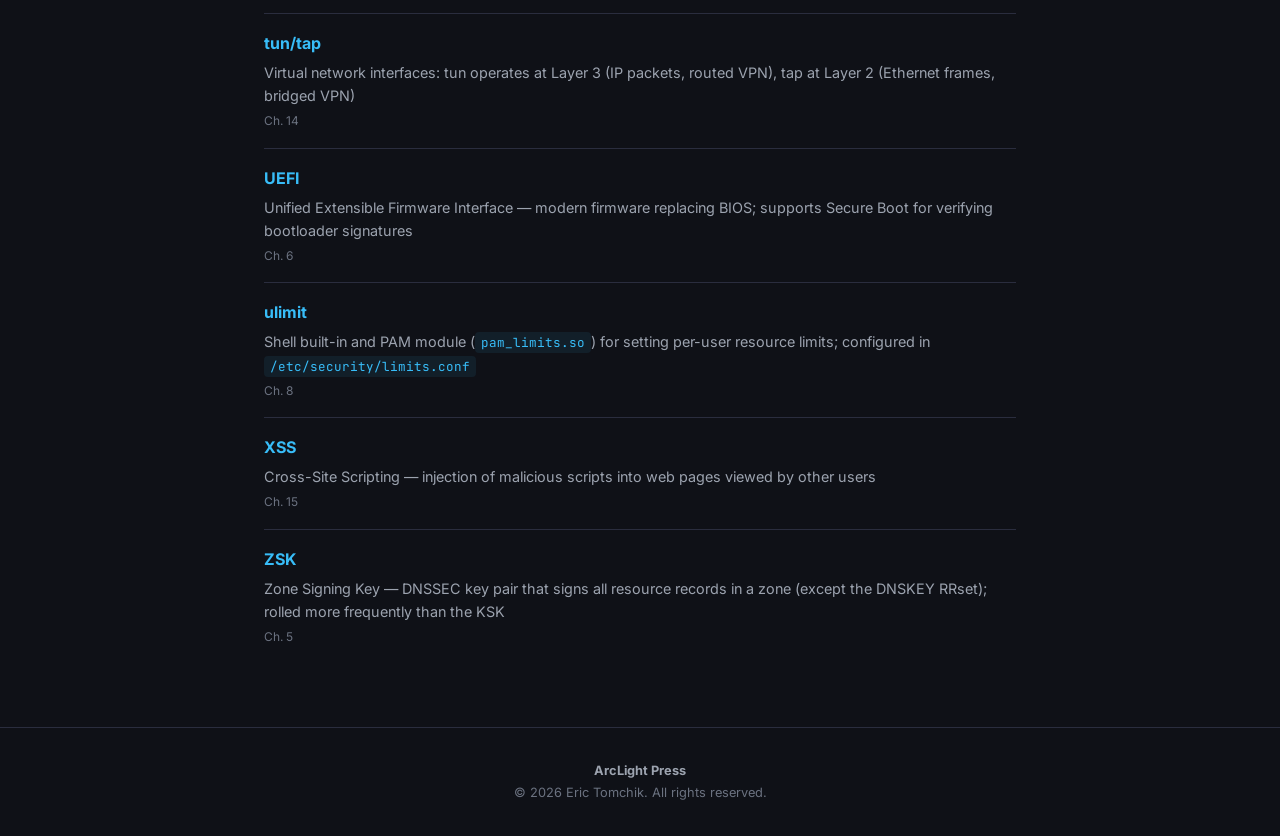
<file: glossary/index.html>
<!DOCTYPE html>
<html lang="en">
<head>
  <meta charset="UTF-8">
  <meta name="viewport" content="width=device-width, initial-scale=1.0">
  <title>Glossary — LPIC-3 Security Companion</title>
  <meta name="description" content="Searchable glossary of 70+ key terms from the LPIC-3 Security 303-300 Study Guide.">
  <link rel="preconnect" href="https://fonts.googleapis.com">
  <link rel="preconnect" href="https://fonts.gstatic.com" crossorigin>
  <link href="https://fonts.googleapis.com/css2?family=Inter:wght@400;500;600;700;800&family=JetBrains+Mono:wght@400;500&display=swap" rel="stylesheet">
  <link rel="stylesheet" href="../css/style.css">
</head>
<body>

<nav class="nav">
  <div class="container">
    <a href="../index.html" class="nav-brand"><span class="icon">🔐</span> LPIC-3 Security Companion</a>
    <button class="nav-toggle" aria-label="Toggle navigation">☰</button>
    <div class="nav-links">
      <a href="../index.html">Home</a>
      <a href="../chapters/index.html">Chapters</a>
      <a href="../reference/index.html">Reference</a>
      <a href="../labs/index.html">Labs</a>
      <a href="index.html" class="active">Glossary</a>
      <a href="../flashcards/index.html">Flashcards</a>
      <a href="../quiz/index.html">Quiz</a>
      <a href="../errata/index.html">Errata</a>
    </div>
  </div>
</nav>

<section class="hero" style="padding:3rem 0 2rem">
  <div class="container">
    <h1>🔍 Searchable Glossary</h1>
    <p class="subtitle">Every key term from the study guide — searchable and filterable. Find definitions instantly.</p>
  </div>
</section>

<section class="section">
  <div class="container" style="max-width:800px">
    <input type="text" class="glossary-search" id="glossary-search" placeholder="🔎 Search terms or definitions..." autofocus>
    <div class="glossary-count" id="glossary-count">Showing 73 of 73 terms</div>

    <div id="glossary-list">
      <div class="glossary-item"><div class="glossary-term">AAA</div><div class="glossary-def">Authentication, Authorization, and Accounting — the three functions of access control systems like RADIUS</div><div class="glossary-chapter">Ch. 11</div></div>
      <div class="glossary-item"><div class="glossary-term">ACL</div><div class="glossary-def">Access Control List — extends Unix DAC with per-user/group file permissions via <code>setfacl</code> / <code>getfacl</code></div><div class="glossary-chapter">Ch. 9</div></div>
      <div class="glossary-item"><div class="glossary-term">ACME</div><div class="glossary-def">Automatic Certificate Management Environment — protocol used by Let's Encrypt for automated certificate issuance and renewal</div><div class="glossary-chapter">Ch. 2</div></div>
      <div class="glossary-item"><div class="glossary-term">AEAD</div><div class="glossary-def">Authenticated Encryption with Associated Data — cipher mode providing both confidentiality and integrity (e.g., AES-GCM, ChaCha20-Poly1305)</div><div class="glossary-chapter">Ch. 1</div></div>
      <div class="glossary-item"><div class="glossary-term">AH</div><div class="glossary-def">Authentication Header — IPsec protocol providing integrity and authentication without encryption</div><div class="glossary-chapter">Ch. 14</div></div>
      <div class="glossary-item"><div class="glossary-term">AIDE</div><div class="glossary-def">Advanced Intrusion Detection Environment — file integrity checker that detects unauthorized changes by comparing filesystem state to a known baseline</div><div class="glossary-chapter">Ch. 7</div></div>
      <div class="glossary-item"><div class="glossary-term">AppArmor</div><div class="glossary-def">Path-based Mandatory Access Control system for Linux, using profiles to confine applications. Alternative to SELinux</div><div class="glossary-chapter">Ch. 10</div></div>
      <div class="glossary-item"><div class="glossary-term">Argon2</div><div class="glossary-def">Memory-hard key derivation function resistant to GPU/ASIC attacks, used by LUKS2 for passphrase hashing. Variants: Argon2i, Argon2d, Argon2id</div><div class="glossary-chapter">Ch. 4</div></div>
      <div class="glossary-item"><div class="glossary-term">ARP</div><div class="glossary-def">Address Resolution Protocol — maps IPv4 addresses to MAC addresses on local networks</div><div class="glossary-chapter">Ch. 15</div></div>
      <div class="glossary-item"><div class="glossary-term">ASLR</div><div class="glossary-def">Address Space Layout Randomization — memory protection that randomizes process memory layout, controlled by <code>kernel.randomize_va_space</code></div><div class="glossary-chapter">Ch. 6</div></div>
      <div class="glossary-item"><div class="glossary-term">AVC</div><div class="glossary-def">Access Vector Cache — SELinux component that caches access decisions; AVC denial messages in the audit log indicate policy violations</div><div class="glossary-chapter">Ch. 10</div></div>
      <div class="glossary-item"><div class="glossary-term">CA</div><div class="glossary-def">Certificate Authority — entity that issues and signs digital certificates within a PKI</div><div class="glossary-chapter">Ch. 2</div></div>
      <div class="glossary-item"><div class="glossary-term">CAA</div><div class="glossary-def">Certification Authority Authorization — DNS record type specifying which CAs are authorized to issue certificates for a domain</div><div class="glossary-chapter">Ch. 5</div></div>
      <div class="glossary-item"><div class="glossary-term">cgroup</div><div class="glossary-def">Control Group — Linux kernel feature for limiting, isolating, and accounting resource usage of process groups. v2 uses a unified hierarchy</div><div class="glossary-chapter">Ch. 8</div></div>
      <div class="glossary-item"><div class="glossary-term">chroot</div><div class="glossary-def">Change root — Unix operation that changes the apparent root directory for a process, providing basic filesystem isolation</div><div class="glossary-chapter">Ch. 6</div></div>
      <div class="glossary-item"><div class="glossary-term">conntrack</div><div class="glossary-def">Connection tracking — netfilter subsystem that tracks the state (NEW, ESTABLISHED, RELATED) of network connections for stateful filtering</div><div class="glossary-chapter">Ch. 13</div></div>
      <div class="glossary-item"><div class="glossary-term">CRL</div><div class="glossary-def">Certificate Revocation List — a signed list of serial numbers of revoked certificates, published by a CA at regular intervals</div><div class="glossary-chapter">Ch. 2</div></div>
      <div class="glossary-item"><div class="glossary-term">cryptmount</div><div class="glossary-def">Debian utility for simplified management of encrypted filesystems, allowing non-root users to mount pre-configured LUKS volumes</div><div class="glossary-chapter">Ch. 4</div></div>
      <div class="glossary-item"><div class="glossary-term">CSR</div><div class="glossary-def">Certificate Signing Request — a message containing the public key and subject information, sent to a CA to request certificate issuance</div><div class="glossary-chapter">Ch. 2</div></div>
      <div class="glossary-item"><div class="glossary-term">CT</div><div class="glossary-def">Certificate Transparency — public, append-only logs of all issued certificates, designed to detect mis-issuance and rogue CAs</div><div class="glossary-chapter">Ch. 2</div></div>
      <div class="glossary-item"><div class="glossary-term">DAC</div><div class="glossary-def">Discretionary Access Control — traditional Unix permission model (owner/group/other, SUID/SGID, sticky bit) where owners control access</div><div class="glossary-chapter">Ch. 9</div></div>
      <div class="glossary-item"><div class="glossary-term">DANE</div><div class="glossary-def">DNS-based Authentication of Named Entities — uses TLSA records to associate TLS certificates with DNS names, bypassing the CA system</div><div class="glossary-chapter">Ch. 5</div></div>
      <div class="glossary-item"><div class="glossary-term">DDoS</div><div class="glossary-def">Distributed Denial of Service — DoS attack launched from many sources simultaneously to overwhelm the target</div><div class="glossary-chapter">Ch. 15</div></div>
      <div class="glossary-item"><div class="glossary-term">DEP</div><div class="glossary-def">Data Execution Prevention — hardware/OS feature that prevents execution of code in data memory regions (NX bit)</div><div class="glossary-chapter">Ch. 6</div></div>
      <div class="glossary-item"><div class="glossary-term">DNAT</div><div class="glossary-def">Destination NAT — iptables/nftables operation that rewrites the destination address/port of packets (port forwarding)</div><div class="glossary-chapter">Ch. 13</div></div>
      <div class="glossary-item"><div class="glossary-term">DNSSEC</div><div class="glossary-def">DNS Security Extensions — adds cryptographic authentication and integrity to DNS responses using RRSIG, DNSKEY, DS, and NSEC records</div><div class="glossary-chapter">Ch. 5</div></div>
      <div class="glossary-item"><div class="glossary-term">DoH</div><div class="glossary-def">DNS over HTTPS — encrypts DNS queries using HTTPS on port 443</div><div class="glossary-chapter">Ch. 5</div></div>
      <div class="glossary-item"><div class="glossary-term">DoT</div><div class="glossary-def">DNS over TLS — encrypts DNS queries using TLS on port 853</div><div class="glossary-chapter">Ch. 5</div></div>
      <div class="glossary-item"><div class="glossary-term">DS</div><div class="glossary-def">Delegation Signer — DNSSEC record stored in the parent zone containing a hash of the child zone's KSK, establishing the chain of trust</div><div class="glossary-chapter">Ch. 5</div></div>
      <div class="glossary-item"><div class="glossary-term">ECDH</div><div class="glossary-def">Elliptic Curve Diffie-Hellman — key exchange protocol using elliptic curves, providing equivalent security to DH with smaller keys</div><div class="glossary-chapter">Ch. 1</div></div>
      <div class="glossary-item"><div class="glossary-term">ECDSA</div><div class="glossary-def">Elliptic Curve Digital Signature Algorithm — signing algorithm using elliptic curves, used in DNSSEC (ECDSAP256SHA256) and TLS</div><div class="glossary-chapter">Ch. 1</div></div>
      <div class="glossary-item"><div class="glossary-term">eCryptfs</div><div class="glossary-def">Enterprise Cryptographic Filesystem — stacked filesystem that encrypts individual files (not block devices), with per-file FEK/FEFEK key architecture</div><div class="glossary-chapter">Ch. 4</div></div>
      <div class="glossary-item"><div class="glossary-term">ESP</div><div class="glossary-def">Encapsulating Security Payload — IPsec protocol providing confidentiality, integrity, and authentication; uses protocol number 50</div><div class="glossary-chapter">Ch. 14</div></div>
      <div class="glossary-item"><div class="glossary-term">FEFEK</div><div class="glossary-def">File Encryption Key Encryption Key — eCryptfs key that encrypts the per-file FEK, derived from the user's mount passphrase</div><div class="glossary-chapter">Ch. 4</div></div>
      <div class="glossary-item"><div class="glossary-term">FEK</div><div class="glossary-def">File Encryption Key — eCryptfs per-file symmetric key stored in the file header, encrypted by the FEFEK</div><div class="glossary-chapter">Ch. 4</div></div>
      <div class="glossary-item"><div class="glossary-term">HMAC</div><div class="glossary-def">Hash-based Message Authentication Code — keyed hash function providing message integrity and authentication (used by TSIG)</div><div class="glossary-chapter">Ch. 1</div></div>
      <div class="glossary-item"><div class="glossary-term">IDS</div><div class="glossary-def">Intrusion Detection System — monitors network or host activity for suspicious behavior and generates alerts</div><div class="glossary-chapter">Ch. 12</div></div>
      <div class="glossary-item"><div class="glossary-term">IKE</div><div class="glossary-def">Internet Key Exchange — protocol for negotiating IPsec security associations. IKEv2 is the current version, used by strongSwan</div><div class="glossary-chapter">Ch. 14</div></div>
      <div class="glossary-item"><div class="glossary-term">IPS</div><div class="glossary-def">Intrusion Prevention System — IDS with inline capability to block detected threats in real time</div><div class="glossary-chapter">Ch. 12</div></div>
      <div class="glossary-item"><div class="glossary-term">IP masquerade</div><div class="glossary-def">Dynamic source NAT using the outgoing interface's IP address — the MASQUERADE target in iptables</div><div class="glossary-chapter">Ch. 13</div></div>
      <div class="glossary-item"><div class="glossary-term">KDF</div><div class="glossary-def">Key Derivation Function — algorithm that derives cryptographic keys from passwords or other input (PBKDF2, Argon2, scrypt)</div><div class="glossary-chapter">Ch. 4</div></div>
      <div class="glossary-item"><div class="glossary-term">KPTI</div><div class="glossary-def">Kernel Page Table Isolation — Meltdown mitigation that separates kernel and user-space page tables</div><div class="glossary-chapter">Ch. 6</div></div>
      <div class="glossary-item"><div class="glossary-term">KSK</div><div class="glossary-def">Key Signing Key — DNSSEC key pair that signs the DNSKEY RRset; the public key's hash forms the DS record in the parent zone</div><div class="glossary-chapter">Ch. 5</div></div>
      <div class="glossary-item"><div class="glossary-term">LSM</div><div class="glossary-def">Linux Security Modules — kernel framework providing hooks for MAC implementations (SELinux, AppArmor, Smack, TOMOYO)</div><div class="glossary-chapter">Ch. 10</div></div>
      <div class="glossary-item"><div class="glossary-term">LUKS</div><div class="glossary-def">Linux Unified Key Setup — standard format for disk encryption on Linux, supporting multiple key slots, header metadata, and passphrase management</div><div class="glossary-chapter">Ch. 4</div></div>
      <div class="glossary-item"><div class="glossary-term">MAC</div><div class="glossary-def">Mandatory Access Control — system-enforced access policy (SELinux, AppArmor, Smack) that overrides user discretion, unlike DAC</div><div class="glossary-chapter">Ch. 10</div></div>
      <div class="glossary-item"><div class="glossary-term">MitM</div><div class="glossary-def">Man-in-the-Middle — attack where the attacker intercepts and potentially modifies communication between two parties</div><div class="glossary-chapter">Ch. 15</div></div>
      <div class="glossary-item"><div class="glossary-term">MLS</div><div class="glossary-def">Multi-Level Security — SELinux policy supporting classification levels (e.g., Unclassified, Secret, Top Secret) for government/military use</div><div class="glossary-chapter">Ch. 10</div></div>
      <div class="glossary-item"><div class="glossary-term">mTLS</div><div class="glossary-def">Mutual TLS — both client and server authenticate with X.509 certificates; enabled with <code>SSLVerifyClient require</code> in Apache</div><div class="glossary-chapter">Ch. 3</div></div>
      <div class="glossary-item"><div class="glossary-term">NAT</div><div class="glossary-def">Network Address Translation — modifies IP addresses/ports in packet headers during routing; implemented in the iptables <code>nat</code> table</div><div class="glossary-chapter">Ch. 13</div></div>
      <div class="glossary-item"><div class="glossary-term">NBDE</div><div class="glossary-def">Network-Bound Disk Encryption — auto-unlocks LUKS volumes when a Tang server is reachable on the network, using Clevis as the client</div><div class="glossary-chapter">Ch. 4</div></div>
      <div class="glossary-item"><div class="glossary-term">NDP</div><div class="glossary-def">Neighbor Discovery Protocol — IPv6 protocol for address resolution, router discovery, and autoconfiguration (replaces ARP)</div><div class="glossary-chapter">Ch. 11</div></div>
      <div class="glossary-item"><div class="glossary-term">NIDS</div><div class="glossary-def">Network Intrusion Detection System — monitors network traffic for malicious patterns (e.g., Snort, Suricata)</div><div class="glossary-chapter">Ch. 12</div></div>
      <div class="glossary-item"><div class="glossary-term">NSE</div><div class="glossary-def">Nmap Scripting Engine — Lua-based scripting for extended Nmap functionality; invoked with <code>-sC</code> for default scripts</div><div class="glossary-chapter">Ch. 16</div></div>
      <div class="glossary-item"><div class="glossary-term">NSEC/NSEC3</div><div class="glossary-def">Next Secure — DNSSEC records providing authenticated denial of existence (proving a domain name does not exist)</div><div class="glossary-chapter">Ch. 5</div></div>
      <div class="glossary-item"><div class="glossary-term">NVT</div><div class="glossary-def">Network Vulnerability Test — OpenVAS/GVM test scripts written in NASL (Nessus Attack Scripting Language)</div><div class="glossary-chapter">Ch. 12</div></div>
      <div class="glossary-item"><div class="glossary-term">OCSP</div><div class="glossary-def">Online Certificate Status Protocol — real-time, per-certificate revocation checking via HTTP. OCSP stapling has the server cache responses</div><div class="glossary-chapter">Ch. 2</div></div>
      <div class="glossary-item"><div class="glossary-term">pam_tty_audit</div><div class="glossary-def">PAM module that enables keystroke logging for TTY sessions, recording all user input to the audit log</div><div class="glossary-chapter">Ch. 7</div></div>
      <div class="glossary-item"><div class="glossary-term">PBKDF2</div><div class="glossary-def">Password-Based Key Derivation Function 2 — iterative KDF used by LUKS1, GRUB2, and older systems; less GPU-resistant than Argon2</div><div class="glossary-chapter">Ch. 4</div></div>
      <div class="glossary-item"><div class="glossary-term">PFS</div><div class="glossary-def">Perfect Forward Secrecy — property ensuring that compromise of long-term keys does not compromise past session keys; requires ephemeral DH/ECDH</div><div class="glossary-chapter">Ch. 1, 3</div></div>
      <div class="glossary-item"><div class="glossary-term">PKI</div><div class="glossary-def">Public Key Infrastructure — framework for managing digital certificates, including CAs, registration authorities, CRLs, and OCSP responders</div><div class="glossary-chapter">Ch. 2</div></div>
      <div class="glossary-item"><div class="glossary-term">RADIUS</div><div class="glossary-def">Remote Authentication Dial-In User Service — centralized AAA protocol; default port 1812 (auth) and 1813 (accounting)</div><div class="glossary-chapter">Ch. 11</div></div>
      <div class="glossary-item"><div class="glossary-term">RRSIG</div><div class="glossary-def">Resource Record Signature — DNSSEC record containing the cryptographic signature for a resource record set</div><div class="glossary-chapter">Ch. 5</div></div>
      <div class="glossary-item"><div class="glossary-term">SAN</div><div class="glossary-def">Subject Alternative Name — X.509v3 extension listing additional hostnames, IPs, and identifiers a certificate is valid for</div><div class="glossary-chapter">Ch. 2</div></div>
      <div class="glossary-item"><div class="glossary-term">SID (SELinux)</div><div class="glossary-def">Security Identifier — the full SELinux security context label: user:role:type:level</div><div class="glossary-chapter">Ch. 10</div></div>
      <div class="glossary-item"><div class="glossary-term">slice</div><div class="glossary-def">systemd unit type for organizing cgroups hierarchically (e.g., <code>system.slice</code>, <code>user.slice</code>)</div><div class="glossary-chapter">Ch. 8</div></div>
      <div class="glossary-item"><div class="glossary-term">Smack</div><div class="glossary-def">Simplified Mandatory Access Control Kernel — lightweight LSM using simple label-based rules; used in embedded and IoT systems</div><div class="glossary-chapter">Ch. 10</div></div>
      <div class="glossary-item"><div class="glossary-term">SNAT</div><div class="glossary-def">Source NAT — iptables/nftables operation that rewrites the source address of outgoing packets</div><div class="glossary-chapter">Ch. 13</div></div>
      <div class="glossary-item"><div class="glossary-term">SNI</div><div class="glossary-def">Server Name Indication — TLS extension allowing multiple certificates on one IP by sending the requested hostname in the ClientHello</div><div class="glossary-chapter">Ch. 3</div></div>
      <div class="glossary-item"><div class="glossary-term">SUID</div><div class="glossary-def">Set User ID — special file permission causing a program to run with the file owner's privileges (e.g., <code>/usr/bin/passwd</code>)</div><div class="glossary-chapter">Ch. 9</div></div>
      <div class="glossary-item"><div class="glossary-term">TSIG</div><div class="glossary-def">Transaction Signature — DNS authentication mechanism using shared HMAC keys for zone transfers and dynamic updates</div><div class="glossary-chapter">Ch. 5</div></div>
      <div class="glossary-item"><div class="glossary-term">tun/tap</div><div class="glossary-def">Virtual network interfaces: tun operates at Layer 3 (IP packets, routed VPN), tap at Layer 2 (Ethernet frames, bridged VPN)</div><div class="glossary-chapter">Ch. 14</div></div>
      <div class="glossary-item"><div class="glossary-term">UEFI</div><div class="glossary-def">Unified Extensible Firmware Interface — modern firmware replacing BIOS; supports Secure Boot for verifying bootloader signatures</div><div class="glossary-chapter">Ch. 6</div></div>
      <div class="glossary-item"><div class="glossary-term">ulimit</div><div class="glossary-def">Shell built-in and PAM module (<code>pam_limits.so</code>) for setting per-user resource limits; configured in <code>/etc/security/limits.conf</code></div><div class="glossary-chapter">Ch. 8</div></div>
      <div class="glossary-item"><div class="glossary-term">XSS</div><div class="glossary-def">Cross-Site Scripting — injection of malicious scripts into web pages viewed by other users</div><div class="glossary-chapter">Ch. 15</div></div>
      <div class="glossary-item"><div class="glossary-term">ZSK</div><div class="glossary-def">Zone Signing Key — DNSSEC key pair that signs all resource records in a zone (except the DNSKEY RRset); rolled more frequently than the KSK</div><div class="glossary-chapter">Ch. 5</div></div>
    </div>
  </div>
</section>

<footer class="footer">
  <div class="container">
    <span class="footer-brand">ArcLight Press</span>
    <p>© 2026 Eric Tomchik. All rights reserved.</p>
  </div>
</footer>

<script src="../js/main.js"></script>
<script>document.addEventListener('DOMContentLoaded', initGlossary);</script>
</body>
</html>
</file>
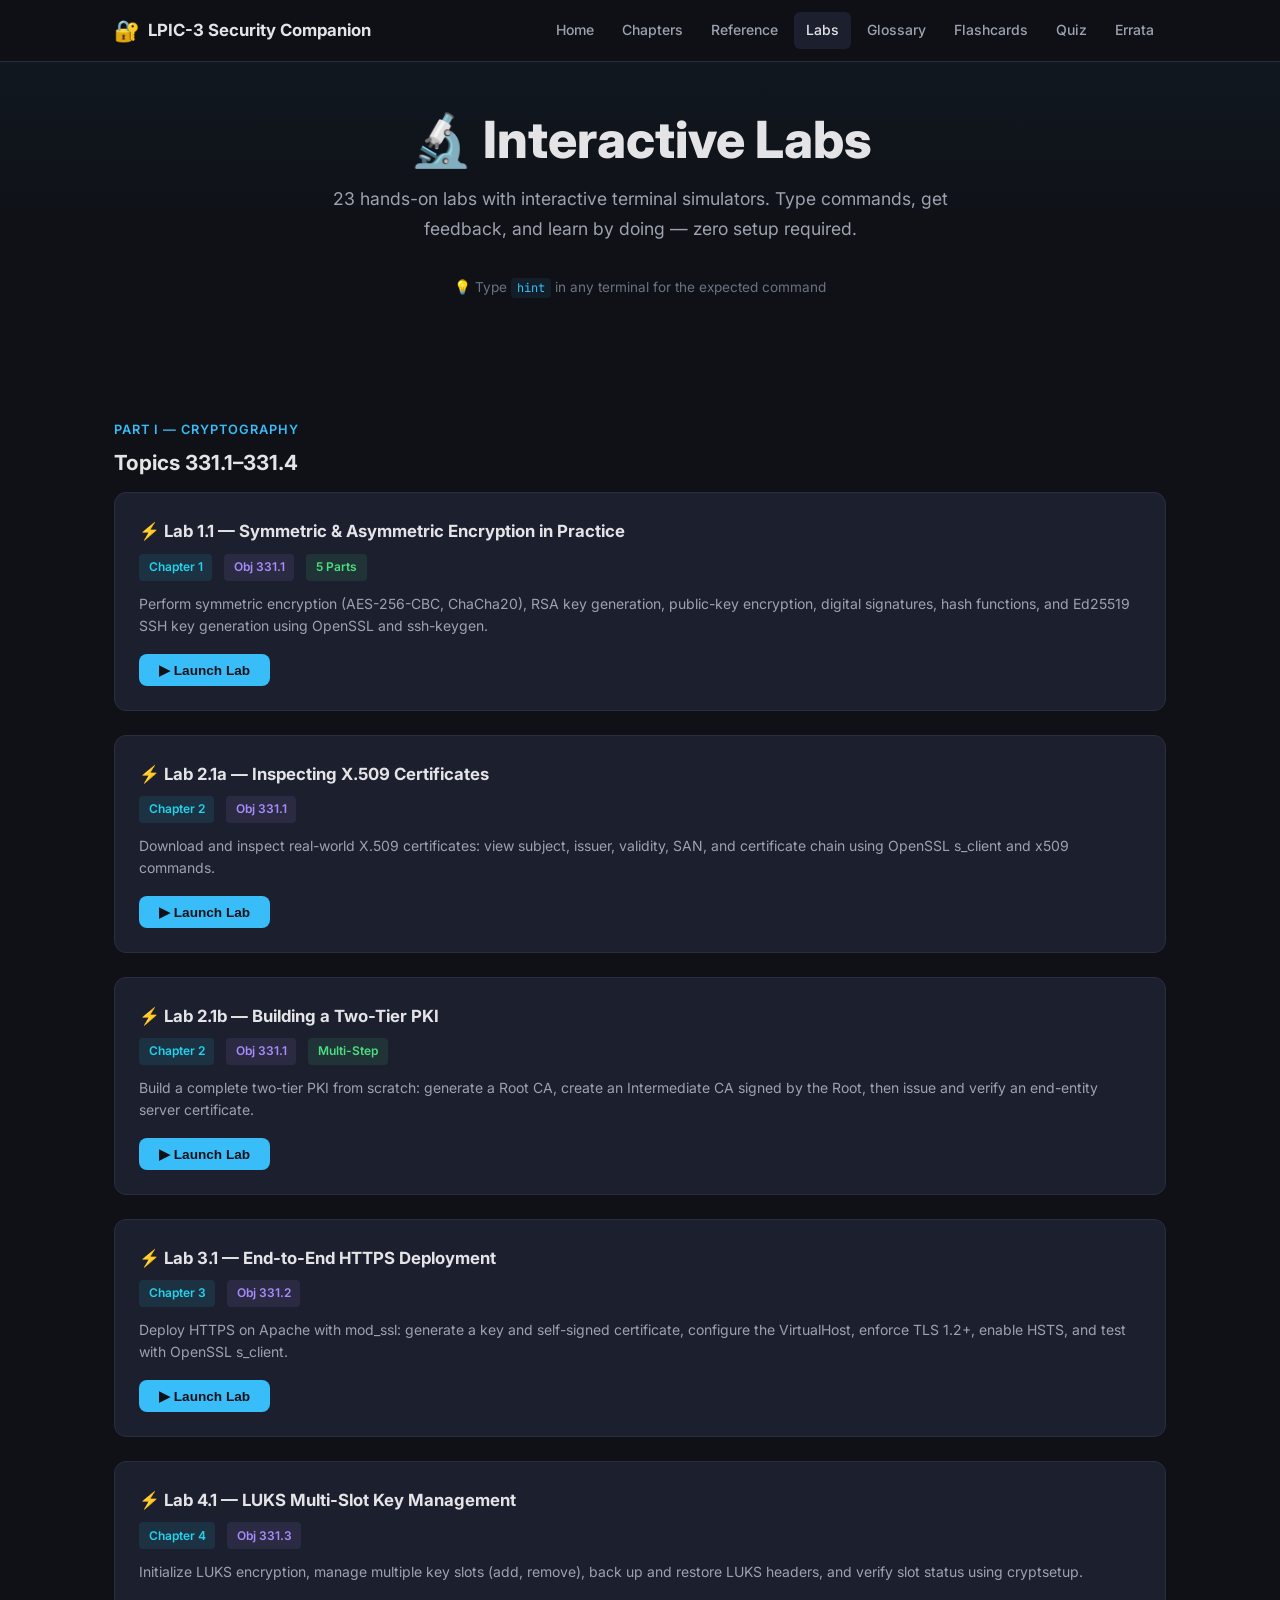
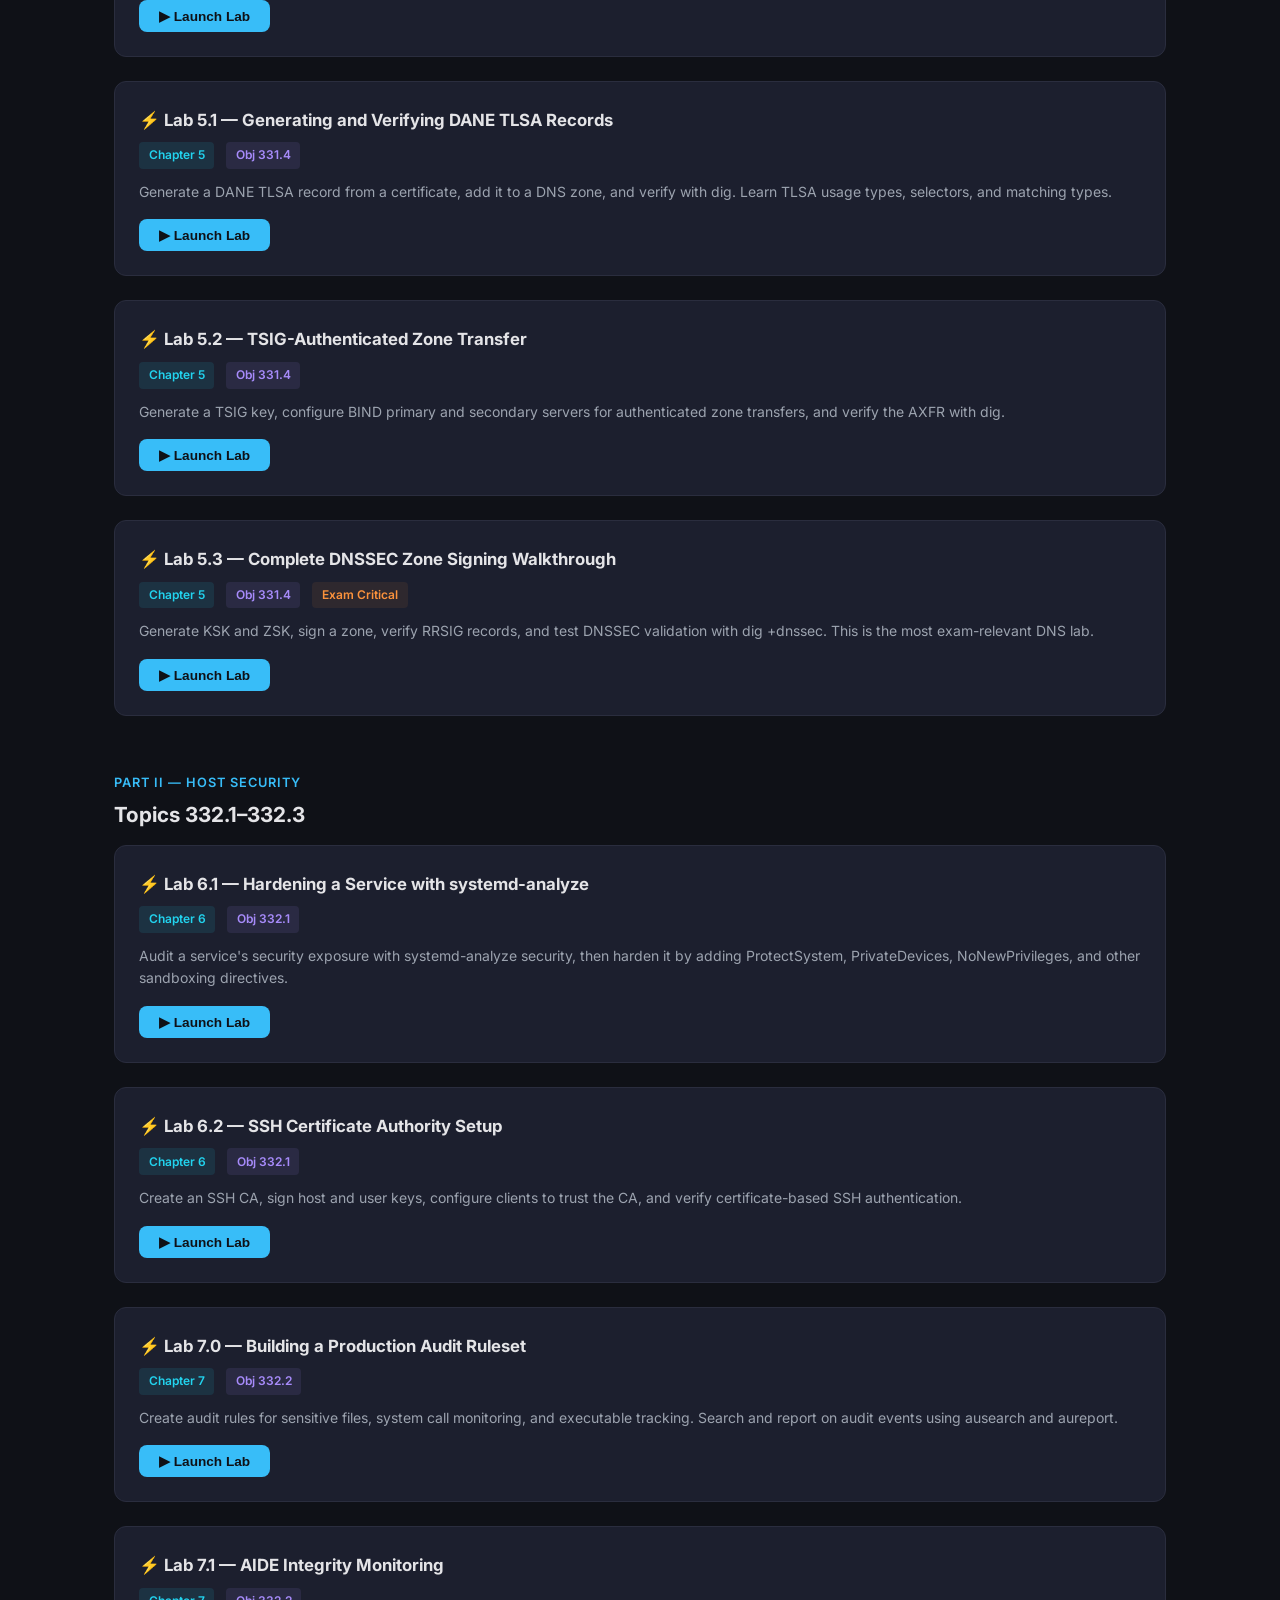
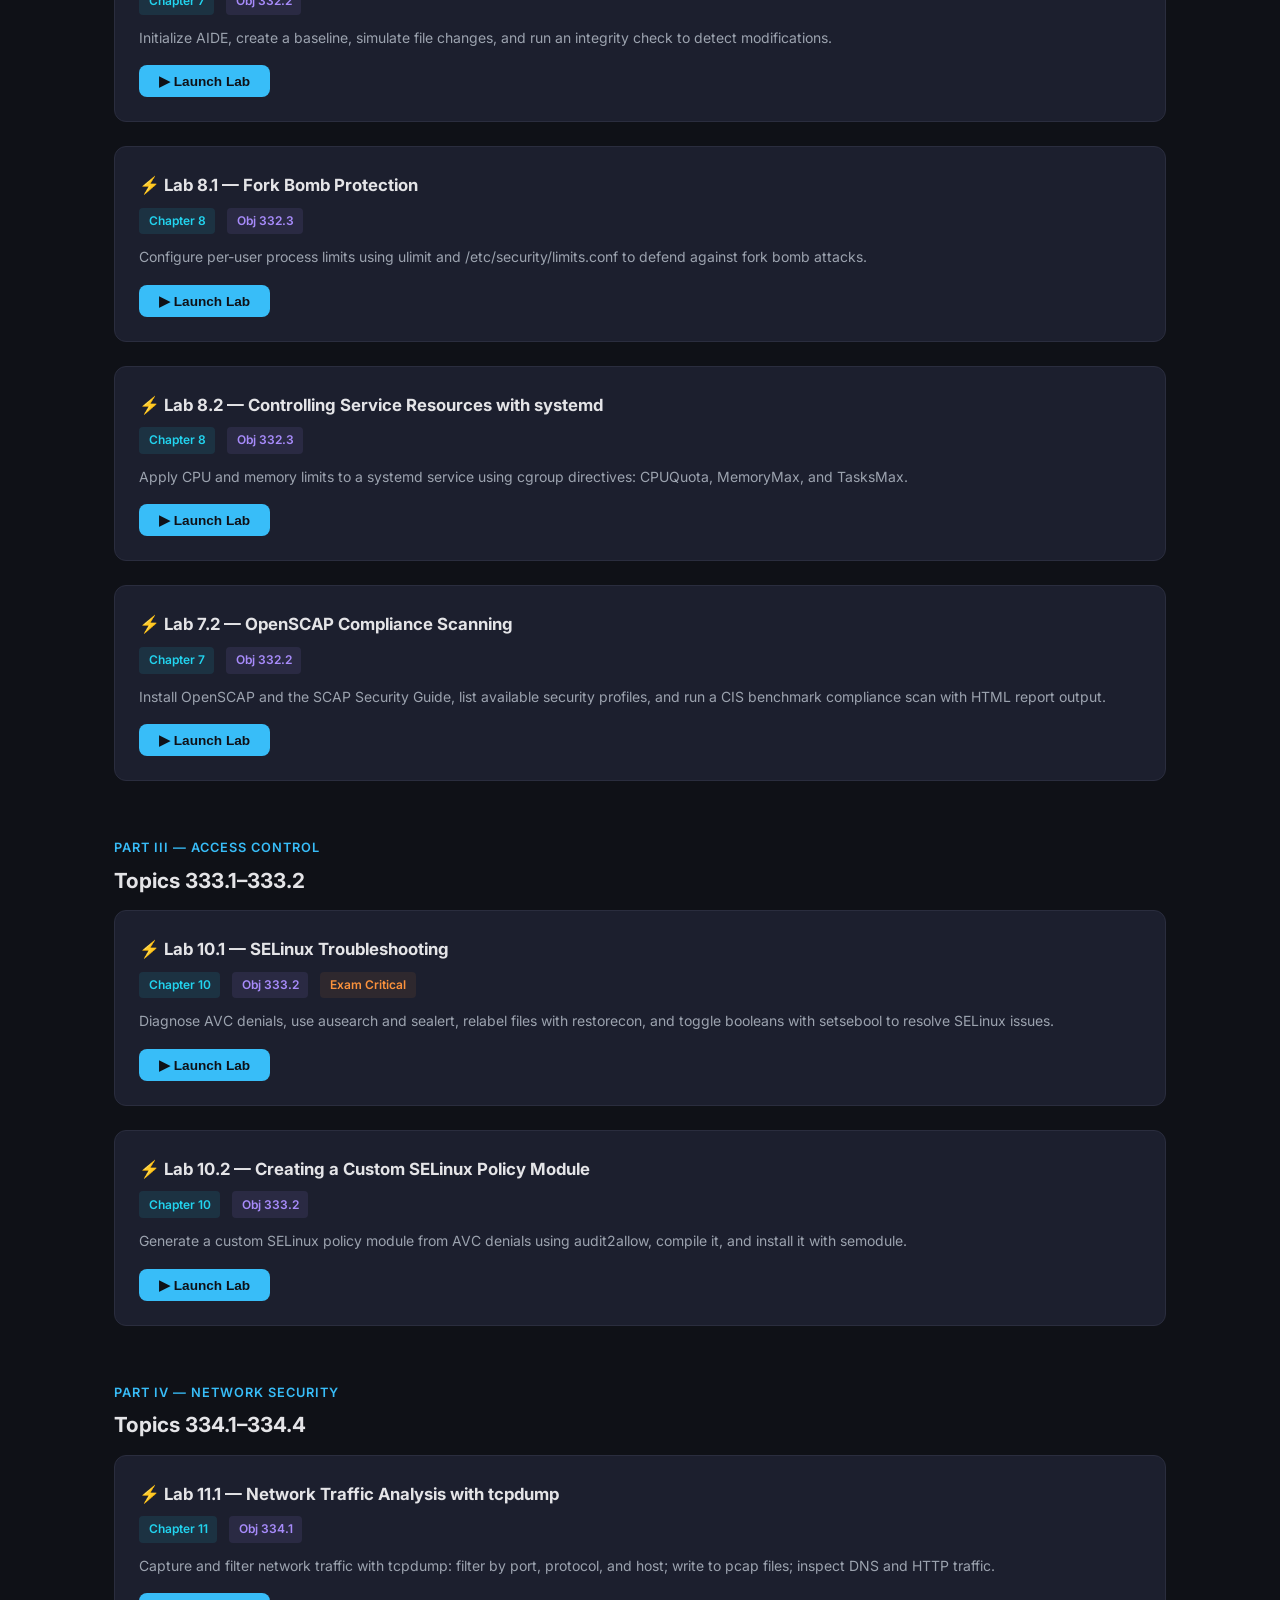
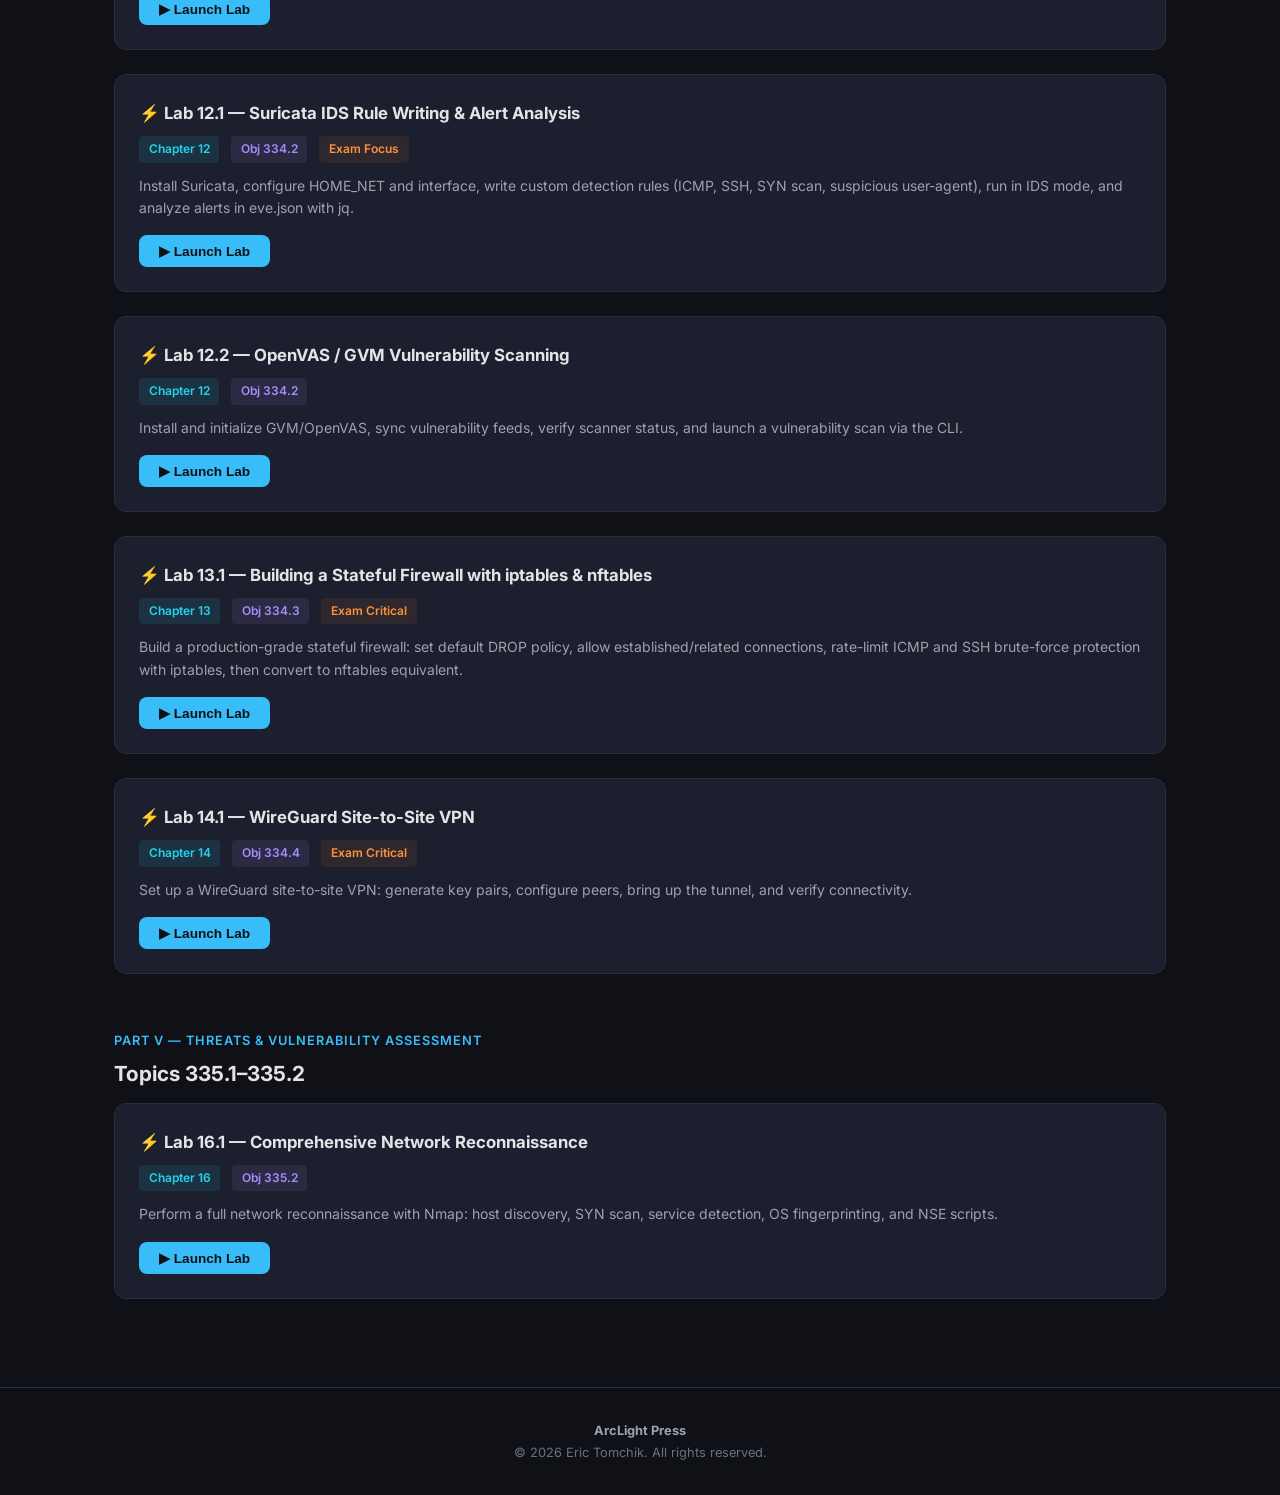
<file: labs/index.html>
<!DOCTYPE html>
<html lang="en">
<head>
  <meta charset="UTF-8">
  <meta name="viewport" content="width=device-width, initial-scale=1.0">
  <title>Interactive Labs — LPIC-3 Security Companion</title>
  <meta name="description" content="23 hands-on labs with interactive terminal simulators for the LPIC-3 Security 303-300 Study Guide.">
  <link rel="preconnect" href="https://fonts.googleapis.com">
  <link rel="preconnect" href="https://fonts.gstatic.com" crossorigin>
  <link href="https://fonts.googleapis.com/css2?family=Inter:wght@400;500;600;700;800&family=JetBrains+Mono:wght@400;500&display=swap" rel="stylesheet">
  <link rel="stylesheet" href="../css/style.css">
</head>
<body>

<nav class="nav">
  <div class="container">
    <a href="../index.html" class="nav-brand"><span class="icon">🔐</span> LPIC-3 Security Companion</a>
    <button class="nav-toggle" aria-label="Toggle navigation">☰</button>
    <div class="nav-links">
      <a href="../index.html">Home</a>
      <a href="../chapters/index.html">Chapters</a>
      <a href="../reference/index.html">Reference</a>
      <a href="index.html" class="active">Labs</a>
      <a href="../glossary/index.html">Glossary</a>
      <a href="../flashcards/index.html">Flashcards</a>
      <a href="../quiz/index.html">Quiz</a>
      <a href="../errata/index.html">Errata</a>
    </div>
  </div>
</nav>

<section class="hero" style="padding:3rem 0 2rem">
  <div class="container">
    <h1>🔬 Interactive Labs</h1>
    <p class="subtitle">23 hands-on labs with interactive terminal simulators. Type commands, get feedback, and learn by doing — zero setup required.</p>
    <p style="color:var(--text-dim);font-size:0.85rem;margin-top:0.75rem">💡 Type <code>hint</code> in any terminal for the expected command</p>
  </div>
</section>

<section class="section">
  <div class="container">

    <!-- ═══ PART I: Cryptography ═══ -->
    <div class="part-header">
      <div class="part-label">Part I — Cryptography</div>
      <div class="part-title">Topics 331.1–331.4</div>
    </div>

    <!-- Lab 1.1 -->
    <div class="lab-card">
      <h3>⚡ Lab 1.1 — Symmetric &amp; Asymmetric Encryption in Practice</h3>
      <div class="lab-meta">
        <span class="tag tag-cyan">Chapter 1</span>
        <span class="tag tag-purple">Obj 331.1</span>
        <span class="tag tag-green">5 Parts</span>
      </div>
      <div class="lab-objective">Perform symmetric encryption (AES-256-CBC, ChaCha20), RSA key generation, public-key encryption, digital signatures, hash functions, and Ed25519 SSH key generation using OpenSSL and ssh-keygen.</div>
      <button class="lab-toggle" onclick="toggleLab('lab-1-1')">▶ Launch Lab</button>
      <div class="lab-content" id="lab-1-1">
        <div class="terminal">
          <div class="terminal-header">
            <span class="terminal-dot red"></span><span class="terminal-dot yellow"></span><span class="terminal-dot green"></span>
            <span class="terminal-title">Lab 1.1 — Cryptographic Operations</span>
          </div>
          <div class="terminal-body" id="term-1-1"></div>
        </div>
        <script>
        document.querySelector('#lab-1-1 .lab-toggle, [onclick="toggleLab(\'lab-1-1\')"]')
        </script>
      </div>
    </div>

    <!-- Lab 2.1a -->
    <div class="lab-card">
      <h3>⚡ Lab 2.1a — Inspecting X.509 Certificates</h3>
      <div class="lab-meta">
        <span class="tag tag-cyan">Chapter 2</span>
        <span class="tag tag-purple">Obj 331.1</span>
      </div>
      <div class="lab-objective">Download and inspect real-world X.509 certificates: view subject, issuer, validity, SAN, and certificate chain using OpenSSL s_client and x509 commands.</div>
      <button class="lab-toggle" onclick="toggleLab('lab-2-1a')">▶ Launch Lab</button>
      <div class="lab-content" id="lab-2-1a">
        <div class="terminal">
          <div class="terminal-header">
            <span class="terminal-dot red"></span><span class="terminal-dot yellow"></span><span class="terminal-dot green"></span>
            <span class="terminal-title">Lab 2.1a — X.509 Certificate Inspection</span>
          </div>
          <div class="terminal-body" id="term-2-1a"></div>
        </div>
      </div>
    </div>

    <!-- Lab 2.1b -->
    <div class="lab-card">
      <h3>⚡ Lab 2.1b — Building a Two-Tier PKI</h3>
      <div class="lab-meta">
        <span class="tag tag-cyan">Chapter 2</span>
        <span class="tag tag-purple">Obj 331.1</span>
        <span class="tag tag-green">Multi-Step</span>
      </div>
      <div class="lab-objective">Build a complete two-tier PKI from scratch: generate a Root CA, create an Intermediate CA signed by the Root, then issue and verify an end-entity server certificate.</div>
      <button class="lab-toggle" onclick="toggleLab('lab-2-1b')">▶ Launch Lab</button>
      <div class="lab-content" id="lab-2-1b">
        <div class="terminal">
          <div class="terminal-header">
            <span class="terminal-dot red"></span><span class="terminal-dot yellow"></span><span class="terminal-dot green"></span>
            <span class="terminal-title">Lab 2.1b — Two-Tier PKI</span>
          </div>
          <div class="terminal-body" id="term-2-1b"></div>
        </div>
      </div>
    </div>

    <!-- Lab 3.1 -->
    <div class="lab-card">
      <h3>⚡ Lab 3.1 — End-to-End HTTPS Deployment</h3>
      <div class="lab-meta">
        <span class="tag tag-cyan">Chapter 3</span>
        <span class="tag tag-purple">Obj 331.2</span>
      </div>
      <div class="lab-objective">Deploy HTTPS on Apache with mod_ssl: generate a key and self-signed certificate, configure the VirtualHost, enforce TLS 1.2+, enable HSTS, and test with OpenSSL s_client.</div>
      <button class="lab-toggle" onclick="toggleLab('lab-3-1')">▶ Launch Lab</button>
      <div class="lab-content" id="lab-3-1">
        <div class="terminal">
          <div class="terminal-header">
            <span class="terminal-dot red"></span><span class="terminal-dot yellow"></span><span class="terminal-dot green"></span>
            <span class="terminal-title">Lab 3.1 — HTTPS Deployment</span>
          </div>
          <div class="terminal-body" id="term-3-1"></div>
        </div>
      </div>
    </div>

    <!-- Lab 4.1 -->
    <div class="lab-card">
      <h3>⚡ Lab 4.1 — LUKS Multi-Slot Key Management</h3>
      <div class="lab-meta">
        <span class="tag tag-cyan">Chapter 4</span>
        <span class="tag tag-purple">Obj 331.3</span>
      </div>
      <div class="lab-objective">Initialize LUKS encryption, manage multiple key slots (add, remove), back up and restore LUKS headers, and verify slot status using cryptsetup.</div>
      <button class="lab-toggle" onclick="toggleLab('lab-4-1')">▶ Launch Lab</button>
      <div class="lab-content" id="lab-4-1">
        <div class="terminal">
          <div class="terminal-header">
            <span class="terminal-dot red"></span><span class="terminal-dot yellow"></span><span class="terminal-dot green"></span>
            <span class="terminal-title">Lab 4.1 — LUKS Key Management</span>
          </div>
          <div class="terminal-body" id="term-4-1"></div>
        </div>
      </div>
    </div>

    <!-- Lab 5.1 -->
    <div class="lab-card">
      <h3>⚡ Lab 5.1 — Generating and Verifying DANE TLSA Records</h3>
      <div class="lab-meta">
        <span class="tag tag-cyan">Chapter 5</span>
        <span class="tag tag-purple">Obj 331.4</span>
      </div>
      <div class="lab-objective">Generate a DANE TLSA record from a certificate, add it to a DNS zone, and verify with dig. Learn TLSA usage types, selectors, and matching types.</div>
      <button class="lab-toggle" onclick="toggleLab('lab-5-1')">▶ Launch Lab</button>
      <div class="lab-content" id="lab-5-1">
        <div class="terminal">
          <div class="terminal-header">
            <span class="terminal-dot red"></span><span class="terminal-dot yellow"></span><span class="terminal-dot green"></span>
            <span class="terminal-title">Lab 5.1 — DANE TLSA Records</span>
          </div>
          <div class="terminal-body" id="term-5-1"></div>
        </div>
      </div>
    </div>

    <!-- Lab 5.2 -->
    <div class="lab-card">
      <h3>⚡ Lab 5.2 — TSIG-Authenticated Zone Transfer</h3>
      <div class="lab-meta">
        <span class="tag tag-cyan">Chapter 5</span>
        <span class="tag tag-purple">Obj 331.4</span>
      </div>
      <div class="lab-objective">Generate a TSIG key, configure BIND primary and secondary servers for authenticated zone transfers, and verify the AXFR with dig.</div>
      <button class="lab-toggle" onclick="toggleLab('lab-5-2')">▶ Launch Lab</button>
      <div class="lab-content" id="lab-5-2">
        <div class="terminal">
          <div class="terminal-header">
            <span class="terminal-dot red"></span><span class="terminal-dot yellow"></span><span class="terminal-dot green"></span>
            <span class="terminal-title">Lab 5.2 — TSIG Zone Transfer</span>
          </div>
          <div class="terminal-body" id="term-5-2"></div>
        </div>
      </div>
    </div>

    <!-- Lab 5.3 -->
    <div class="lab-card">
      <h3>⚡ Lab 5.3 — Complete DNSSEC Zone Signing Walkthrough</h3>
      <div class="lab-meta">
        <span class="tag tag-cyan">Chapter 5</span>
        <span class="tag tag-purple">Obj 331.4</span>
        <span class="tag tag-orange">Exam Critical</span>
      </div>
      <div class="lab-objective">Generate KSK and ZSK, sign a zone, verify RRSIG records, and test DNSSEC validation with dig +dnssec. This is the most exam-relevant DNS lab.</div>
      <button class="lab-toggle" onclick="toggleLab('lab-5-3')">▶ Launch Lab</button>
      <div class="lab-content" id="lab-5-3">
        <div class="terminal">
          <div class="terminal-header">
            <span class="terminal-dot red"></span><span class="terminal-dot yellow"></span><span class="terminal-dot green"></span>
            <span class="terminal-title">Lab 5.3 — DNSSEC Zone Signing</span>
          </div>
          <div class="terminal-body" id="term-5-3"></div>
        </div>
      </div>
    </div>

    <!-- ═══ PART II: Host Security ═══ -->
    <div class="part-header">
      <div class="part-label">Part II — Host Security</div>
      <div class="part-title">Topics 332.1–332.3</div>
    </div>

    <!-- Lab 6.1 -->
    <div class="lab-card">
      <h3>⚡ Lab 6.1 — Hardening a Service with systemd-analyze</h3>
      <div class="lab-meta">
        <span class="tag tag-cyan">Chapter 6</span>
        <span class="tag tag-purple">Obj 332.1</span>
      </div>
      <div class="lab-objective">Audit a service's security exposure with systemd-analyze security, then harden it by adding ProtectSystem, PrivateDevices, NoNewPrivileges, and other sandboxing directives.</div>
      <button class="lab-toggle" onclick="toggleLab('lab-6-1')">▶ Launch Lab</button>
      <div class="lab-content" id="lab-6-1">
        <div class="terminal">
          <div class="terminal-header">
            <span class="terminal-dot red"></span><span class="terminal-dot yellow"></span><span class="terminal-dot green"></span>
            <span class="terminal-title">Lab 6.1 — systemd Hardening</span>
          </div>
          <div class="terminal-body" id="term-6-1"></div>
        </div>
      </div>
    </div>

    <!-- Lab 6.2 -->
    <div class="lab-card">
      <h3>⚡ Lab 6.2 — SSH Certificate Authority Setup</h3>
      <div class="lab-meta">
        <span class="tag tag-cyan">Chapter 6</span>
        <span class="tag tag-purple">Obj 332.1</span>
      </div>
      <div class="lab-objective">Create an SSH CA, sign host and user keys, configure clients to trust the CA, and verify certificate-based SSH authentication.</div>
      <button class="lab-toggle" onclick="toggleLab('lab-6-2')">▶ Launch Lab</button>
      <div class="lab-content" id="lab-6-2">
        <div class="terminal">
          <div class="terminal-header">
            <span class="terminal-dot red"></span><span class="terminal-dot yellow"></span><span class="terminal-dot green"></span>
            <span class="terminal-title">Lab 6.2 — SSH CA</span>
          </div>
          <div class="terminal-body" id="term-6-2"></div>
        </div>
      </div>
    </div>

    <!-- Lab 7.0 -->
    <div class="lab-card">
      <h3>⚡ Lab 7.0 — Building a Production Audit Ruleset</h3>
      <div class="lab-meta">
        <span class="tag tag-cyan">Chapter 7</span>
        <span class="tag tag-purple">Obj 332.2</span>
      </div>
      <div class="lab-objective">Create audit rules for sensitive files, system call monitoring, and executable tracking. Search and report on audit events using ausearch and aureport.</div>
      <button class="lab-toggle" onclick="toggleLab('lab-7-0')">▶ Launch Lab</button>
      <div class="lab-content" id="lab-7-0">
        <div class="terminal">
          <div class="terminal-header">
            <span class="terminal-dot red"></span><span class="terminal-dot yellow"></span><span class="terminal-dot green"></span>
            <span class="terminal-title">Lab 7.0 — Audit Ruleset</span>
          </div>
          <div class="terminal-body" id="term-7-0"></div>
        </div>
      </div>
    </div>

    <!-- Lab 7.1 -->
    <div class="lab-card">
      <h3>⚡ Lab 7.1 — AIDE Integrity Monitoring</h3>
      <div class="lab-meta">
        <span class="tag tag-cyan">Chapter 7</span>
        <span class="tag tag-purple">Obj 332.2</span>
      </div>
      <div class="lab-objective">Initialize AIDE, create a baseline, simulate file changes, and run an integrity check to detect modifications.</div>
      <button class="lab-toggle" onclick="toggleLab('lab-7-1')">▶ Launch Lab</button>
      <div class="lab-content" id="lab-7-1">
        <div class="terminal">
          <div class="terminal-header">
            <span class="terminal-dot red"></span><span class="terminal-dot yellow"></span><span class="terminal-dot green"></span>
            <span class="terminal-title">Lab 7.1 — AIDE</span>
          </div>
          <div class="terminal-body" id="term-7-1"></div>
        </div>
      </div>
    </div>

    <!-- Lab 8.1 -->
    <div class="lab-card">
      <h3>⚡ Lab 8.1 — Fork Bomb Protection</h3>
      <div class="lab-meta">
        <span class="tag tag-cyan">Chapter 8</span>
        <span class="tag tag-purple">Obj 332.3</span>
      </div>
      <div class="lab-objective">Configure per-user process limits using ulimit and /etc/security/limits.conf to defend against fork bomb attacks.</div>
      <button class="lab-toggle" onclick="toggleLab('lab-8-1')">▶ Launch Lab</button>
      <div class="lab-content" id="lab-8-1">
        <div class="terminal">
          <div class="terminal-header">
            <span class="terminal-dot red"></span><span class="terminal-dot yellow"></span><span class="terminal-dot green"></span>
            <span class="terminal-title">Lab 8.1 — Fork Bomb Defense</span>
          </div>
          <div class="terminal-body" id="term-8-1"></div>
        </div>
      </div>
    </div>

    <!-- Lab 8.2 -->
    <div class="lab-card">
      <h3>⚡ Lab 8.2 — Controlling Service Resources with systemd</h3>
      <div class="lab-meta">
        <span class="tag tag-cyan">Chapter 8</span>
        <span class="tag tag-purple">Obj 332.3</span>
      </div>
      <div class="lab-objective">Apply CPU and memory limits to a systemd service using cgroup directives: CPUQuota, MemoryMax, and TasksMax.</div>
      <button class="lab-toggle" onclick="toggleLab('lab-8-2')">▶ Launch Lab</button>
      <div class="lab-content" id="lab-8-2">
        <div class="terminal">
          <div class="terminal-header">
            <span class="terminal-dot red"></span><span class="terminal-dot yellow"></span><span class="terminal-dot green"></span>
            <span class="terminal-title">Lab 8.2 — systemd Resource Control</span>
          </div>
          <div class="terminal-body" id="term-8-2"></div>
        </div>
      </div>
    </div>

    <!-- Lab 7.2 — OpenSCAP -->
    <div class="lab-card">
      <h3>⚡ Lab 7.2 — OpenSCAP Compliance Scanning</h3>
      <div class="lab-meta">
        <span class="tag tag-cyan">Chapter 7</span>
        <span class="tag tag-purple">Obj 332.2</span>
      </div>
      <div class="lab-objective">Install OpenSCAP and the SCAP Security Guide, list available security profiles, and run a CIS benchmark compliance scan with HTML report output.</div>
      <button class="lab-toggle" onclick="toggleLab('lab-7-2')">▶ Launch Lab</button>
      <div class="lab-content" id="lab-7-2">
        <div class="terminal">
          <div class="terminal-header">
            <span class="terminal-dot red"></span><span class="terminal-dot yellow"></span><span class="terminal-dot green"></span>
            <span class="terminal-title">Lab 7.2 — OpenSCAP</span>
          </div>
          <div class="terminal-body" id="term-7-2"></div>
        </div>
      </div>
    </div>

    <!-- ═══ PART III: Access Control ═══ -->
    <div class="part-header">
      <div class="part-label">Part III — Access Control</div>
      <div class="part-title">Topics 333.1–333.2</div>
    </div>

    <!-- Lab 10.1 -->
    <div class="lab-card">
      <h3>⚡ Lab 10.1 — SELinux Troubleshooting</h3>
      <div class="lab-meta">
        <span class="tag tag-cyan">Chapter 10</span>
        <span class="tag tag-purple">Obj 333.2</span>
        <span class="tag tag-orange">Exam Critical</span>
      </div>
      <div class="lab-objective">Diagnose AVC denials, use ausearch and sealert, relabel files with restorecon, and toggle booleans with setsebool to resolve SELinux issues.</div>
      <button class="lab-toggle" onclick="toggleLab('lab-10-1')">▶ Launch Lab</button>
      <div class="lab-content" id="lab-10-1">
        <div class="terminal">
          <div class="terminal-header">
            <span class="terminal-dot red"></span><span class="terminal-dot yellow"></span><span class="terminal-dot green"></span>
            <span class="terminal-title">Lab 10.1 — SELinux Troubleshooting</span>
          </div>
          <div class="terminal-body" id="term-10-1"></div>
        </div>
      </div>
    </div>

    <!-- Lab 10.2 -->
    <div class="lab-card">
      <h3>⚡ Lab 10.2 — Creating a Custom SELinux Policy Module</h3>
      <div class="lab-meta">
        <span class="tag tag-cyan">Chapter 10</span>
        <span class="tag tag-purple">Obj 333.2</span>
      </div>
      <div class="lab-objective">Generate a custom SELinux policy module from AVC denials using audit2allow, compile it, and install it with semodule.</div>
      <button class="lab-toggle" onclick="toggleLab('lab-10-2')">▶ Launch Lab</button>
      <div class="lab-content" id="lab-10-2">
        <div class="terminal">
          <div class="terminal-header">
            <span class="terminal-dot red"></span><span class="terminal-dot yellow"></span><span class="terminal-dot green"></span>
            <span class="terminal-title">Lab 10.2 — Custom SELinux Module</span>
          </div>
          <div class="terminal-body" id="term-10-2"></div>
        </div>
      </div>
    </div>

    <!-- ═══ PART IV: Network Security ═══ -->
    <div class="part-header">
      <div class="part-label">Part IV — Network Security</div>
      <div class="part-title">Topics 334.1–334.4</div>
    </div>

    <!-- Lab 11.1 -->
    <div class="lab-card">
      <h3>⚡ Lab 11.1 — Network Traffic Analysis with tcpdump</h3>
      <div class="lab-meta">
        <span class="tag tag-cyan">Chapter 11</span>
        <span class="tag tag-purple">Obj 334.1</span>
      </div>
      <div class="lab-objective">Capture and filter network traffic with tcpdump: filter by port, protocol, and host; write to pcap files; inspect DNS and HTTP traffic.</div>
      <button class="lab-toggle" onclick="toggleLab('lab-11-1')">▶ Launch Lab</button>
      <div class="lab-content" id="lab-11-1">
        <div class="terminal">
          <div class="terminal-header">
            <span class="terminal-dot red"></span><span class="terminal-dot yellow"></span><span class="terminal-dot green"></span>
            <span class="terminal-title">Lab 11.1 — tcpdump Analysis</span>
          </div>
          <div class="terminal-body" id="term-11-1"></div>
        </div>
      </div>
    </div>

    <!-- Lab 12.1 — Suricata IDS -->
    <div class="lab-card">
      <h3>⚡ Lab 12.1 — Suricata IDS Rule Writing &amp; Alert Analysis</h3>
      <div class="lab-meta">
        <span class="tag tag-cyan">Chapter 12</span>
        <span class="tag tag-purple">Obj 334.2</span>
        <span class="tag tag-orange">Exam Focus</span>
      </div>
      <div class="lab-objective">Install Suricata, configure HOME_NET and interface, write custom detection rules (ICMP, SSH, SYN scan, suspicious user-agent), run in IDS mode, and analyze alerts in eve.json with jq.</div>
      <button class="lab-toggle" onclick="toggleLab('lab-12-1')">▶ Launch Lab</button>
      <div class="lab-content" id="lab-12-1">
        <div class="terminal">
          <div class="terminal-header">
            <span class="terminal-dot red"></span><span class="terminal-dot yellow"></span><span class="terminal-dot green"></span>
            <span class="terminal-title">Lab 12.1 — Suricata IDS</span>
          </div>
          <div class="terminal-body" id="term-12-1"></div>
        </div>
      </div>
    </div>

    <!-- Lab 12.2 — NEW: OpenVAS/GVM -->
    <div class="lab-card">
      <h3>⚡ Lab 12.2 — OpenVAS / GVM Vulnerability Scanning</h3>
      <div class="lab-meta">
        <span class="tag tag-cyan">Chapter 12</span>
        <span class="tag tag-purple">Obj 334.2</span>
      </div>
      <div class="lab-objective">Install and initialize GVM/OpenVAS, sync vulnerability feeds, verify scanner status, and launch a vulnerability scan via the CLI.</div>
      <button class="lab-toggle" onclick="toggleLab('lab-12-2')">▶ Launch Lab</button>
      <div class="lab-content" id="lab-12-2">
        <div class="terminal">
          <div class="terminal-header">
            <span class="terminal-dot red"></span><span class="terminal-dot yellow"></span><span class="terminal-dot green"></span>
            <span class="terminal-title">Lab 12.2 — OpenVAS / GVM</span>
          </div>
          <div class="terminal-body" id="term-12-2"></div>
        </div>
      </div>
    </div>

    <!-- Lab 13.1 — Stateful Firewall -->
    <div class="lab-card">
      <h3>⚡ Lab 13.1 — Building a Stateful Firewall with iptables &amp; nftables</h3>
      <div class="lab-meta">
        <span class="tag tag-cyan">Chapter 13</span>
        <span class="tag tag-purple">Obj 334.3</span>
        <span class="tag tag-orange">Exam Critical</span>
      </div>
      <div class="lab-objective">Build a production-grade stateful firewall: set default DROP policy, allow established/related connections, rate-limit ICMP and SSH brute-force protection with iptables, then convert to nftables equivalent.</div>
      <button class="lab-toggle" onclick="toggleLab('lab-13-1')">▶ Launch Lab</button>
      <div class="lab-content" id="lab-13-1">
        <div class="terminal">
          <div class="terminal-header">
            <span class="terminal-dot red"></span><span class="terminal-dot yellow"></span><span class="terminal-dot green"></span>
            <span class="terminal-title">Lab 13.1 — Stateful Firewall</span>
          </div>
          <div class="terminal-body" id="term-13-1"></div>
        </div>
      </div>
    </div>

    <!-- Lab 14.1 -->
    <div class="lab-card">
      <h3>⚡ Lab 14.1 — WireGuard Site-to-Site VPN</h3>
      <div class="lab-meta">
        <span class="tag tag-cyan">Chapter 14</span>
        <span class="tag tag-purple">Obj 334.4</span>
        <span class="tag tag-orange">Exam Critical</span>
      </div>
      <div class="lab-objective">Set up a WireGuard site-to-site VPN: generate key pairs, configure peers, bring up the tunnel, and verify connectivity.</div>
      <button class="lab-toggle" onclick="toggleLab('lab-14-1')">▶ Launch Lab</button>
      <div class="lab-content" id="lab-14-1">
        <div class="terminal">
          <div class="terminal-header">
            <span class="terminal-dot red"></span><span class="terminal-dot yellow"></span><span class="terminal-dot green"></span>
            <span class="terminal-title">Lab 14.1 — WireGuard VPN</span>
          </div>
          <div class="terminal-body" id="term-14-1"></div>
        </div>
      </div>
    </div>

    <!-- ═══ PART V: Threats ═══ -->
    <div class="part-header">
      <div class="part-label">Part V — Threats &amp; Vulnerability Assessment</div>
      <div class="part-title">Topics 335.1–335.2</div>
    </div>

    <!-- Lab 16.1 -->
    <div class="lab-card">
      <h3>⚡ Lab 16.1 — Comprehensive Network Reconnaissance</h3>
      <div class="lab-meta">
        <span class="tag tag-cyan">Chapter 16</span>
        <span class="tag tag-purple">Obj 335.2</span>
      </div>
      <div class="lab-objective">Perform a full network reconnaissance with Nmap: host discovery, SYN scan, service detection, OS fingerprinting, and NSE scripts.</div>
      <button class="lab-toggle" onclick="toggleLab('lab-16-1')">▶ Launch Lab</button>
      <div class="lab-content" id="lab-16-1">
        <div class="terminal">
          <div class="terminal-header">
            <span class="terminal-dot red"></span><span class="terminal-dot yellow"></span><span class="terminal-dot green"></span>
            <span class="terminal-title">Lab 16.1 — Nmap Reconnaissance</span>
          </div>
          <div class="terminal-body" id="term-16-1"></div>
        </div>
      </div>
    </div>

  </div>
</section>

<footer class="footer">
  <div class="container">
    <span class="footer-brand">ArcLight Press</span>
    <p>© 2026 Eric Tomchik. All rights reserved.</p>
  </div>
</footer>

<script src="../js/main.js"></script>
<script>
document.addEventListener('DOMContentLoaded', () => {

  // Lab 1.1: Symmetric & Asymmetric Encryption
  initTerminal('term-1-1', [
    {intro:"# Lab 1.1 — Symmetric & Asymmetric Encryption in Practice",cmd:"echo \"This is a classified document.\" > secret.txt",accept:["echo \"This is a classified document.\" > secret.txt","echo 'This is a classified document.' > secret.txt"],hint:"echo \"This is a classified document.\" > secret.txt",output:[""]},
    {cmd:"openssl enc -aes-256-cbc -salt -pbkdf2 -in secret.txt -out secret.enc",accept:["openssl enc -aes-256-cbc -salt -pbkdf2 -in secret.txt -out secret.enc"],hint:"openssl enc -aes-256-cbc -salt -pbkdf2 -in secret.txt -out secret.enc",output:["enter AES-256-CBC encryption password: ********","Verifying - enter AES-256-CBC encryption password: ********"]},
    {cmd:"openssl enc -d -aes-256-cbc -pbkdf2 -in secret.enc -out decrypted.txt",accept:["openssl enc -d -aes-256-cbc -pbkdf2 -in secret.enc -out decrypted.txt"],hint:"openssl enc -d -aes-256-cbc -pbkdf2 -in secret.enc -out decrypted.txt",output:["enter AES-256-CBC decryption password: ********"]},
    {cmd:"cat decrypted.txt",accept:["cat decrypted.txt"],hint:"cat decrypted.txt",output:["<span class='success'>This is a classified document.</span>"]},
    {cmd:"openssl genrsa -aes256 -out private.pem 4096",accept:["openssl genrsa -aes256 -out private.pem 4096"],hint:"openssl genrsa -aes256 -out private.pem 4096",output:["Generating RSA private key, 4096 bit long modulus (2 primes)","..........++++",".....................++++","e is 65537 (0x010001)","Enter pass phrase for private.pem: ********"]},
    {cmd:"openssl rsa -in private.pem -pubout -out public.pem",accept:["openssl rsa -in private.pem -pubout -out public.pem"],hint:"openssl rsa -in private.pem -pubout -out public.pem",output:["Enter pass phrase for private.pem: ********","writing RSA key"]},
    {cmd:"openssl dgst -sha256 -sign private.pem -out secret.sig secret.txt",accept:["openssl dgst -sha256 -sign private.pem -out secret.sig secret.txt"],hint:"openssl dgst -sha256 -sign private.pem -out secret.sig secret.txt",output:["Enter pass phrase for private.pem: ********"]},
    {cmd:"openssl dgst -sha256 -verify public.pem -signature secret.sig secret.txt",accept:["openssl dgst -sha256 -verify public.pem -signature secret.sig secret.txt"],hint:"openssl dgst -sha256 -verify public.pem -signature secret.sig secret.txt",output:["<span class='success'>Verified OK</span>"]},
    {cmd:"ssh-keygen -t ed25519 -C \"admin@example.com\" -f ./test_ed25519",accept:["ssh-keygen -t ed25519 -C \"admin@example.com\" -f ./test_ed25519","ssh-keygen -t ed25519"],hint:"ssh-keygen -t ed25519 -C \"admin@example.com\" -f ./test_ed25519",output:["Generating public/private ed25519 key pair.","Enter passphrase (empty for no passphrase):","Your identification has been saved in ./test_ed25519","Your public key has been saved in ./test_ed25519.pub","The key fingerprint is:","SHA256:aBcDeFgHiJkLmNoPqRsTuVwXyZ admin@example.com"]},
  ]);

  // Lab 2.1a: Inspecting X.509 Certificates
  initTerminal('term-2-1a', [
    {intro:"# Lab 2.1a — Inspecting X.509 Certificates",cmd:"openssl s_client -connect www.google.com:443 -showcerts",accept:["openssl s_client -connect www.google.com:443 -showcerts","openssl s_client -connect google.com:443 -showcerts"],hint:"openssl s_client -connect www.google.com:443 -showcerts",output:["CONNECTED(00000003)","depth=2 C = US, O = Google Trust Services LLC, CN = GTS Root R1","verify return:1","depth=1 C = US, O = Google Trust Services, CN = WR2","verify return:1","depth=0 CN = www.google.com","verify return:1","---","Certificate chain","  0 s:CN = www.google.com","    i:C = US, O = Google Trust Services, CN = WR2","  1 s:C = US, O = Google Trust Services, CN = WR2","    i:C = US, O = Google Trust Services LLC, CN = GTS Root R1","---","SSL handshake has read 4096 bytes","    Protocol  : TLSv1.3","    Cipher    : TLS_AES_256_GCM_SHA384"]},
    {cmd:"openssl x509 -in cert.pem -text -noout",accept:["openssl x509 -in cert.pem -text -noout"],hint:"openssl x509 -in cert.pem -text -noout",output:["Certificate:","    Data:","        Version: 3 (0x2)","        Serial Number: 1a:2b:3c:4d:5e:6f","        Signature Algorithm: sha256WithRSAEncryption","        Issuer: C=US, O=Google Trust Services, CN=WR2","        Validity","            Not Before: May  1 00:00:00 2026 GMT","            Not After : Jul 30 00:00:00 2026 GMT","        Subject: CN=www.google.com","        X509v3 extensions:","            X509v3 Subject Alternative Name:","                DNS:www.google.com, DNS:google.com"]},
    {cmd:"openssl x509 -in cert.pem -noout -dates",accept:["openssl x509 -in cert.pem -noout -dates"],hint:"openssl x509 -in cert.pem -noout -dates",output:["notBefore=May  1 00:00:00 2026 GMT","notAfter=Jul 30 00:00:00 2026 GMT"]},
  ]);

  // Lab 2.1b: Building a Two-Tier PKI
  initTerminal('term-2-1b', [
    {intro:"# Lab 2.1b — Building a Two-Tier PKI",cmd:"mkdir -p root/certs root/crl root/newcerts root/private",accept:["mkdir -p root/certs root/crl root/newcerts root/private"],hint:"mkdir -p root/certs root/crl root/newcerts root/private",output:[""]},
    {cmd:"openssl genrsa -aes256 -out root/private/root-ca.key 4096",accept:["openssl genrsa -aes256 -out root/private/root-ca.key 4096"],hint:"openssl genrsa -aes256 -out root/private/root-ca.key 4096",output:["Generating RSA private key, 4096 bit long modulus...++++","Enter pass phrase: ********"]},
    {cmd:"openssl req -new -x509 -key root/private/root-ca.key -out root/root-ca.crt -subj \"/C=US/ST=CA/O=Lab Corp/CN=Lab Root CA\"",accept:["openssl req -new -x509 -key root/private/root-ca.key -out root/root-ca.crt -subj \"/C=US/ST=CA/O=Lab Corp/CN=Lab Root CA\""],hint:"openssl req -new -x509 ... -subj \"/C=US/ST=CA/O=Lab Corp/CN=Lab Root CA\"",output:["Enter pass phrase for root/private/root-ca.key: ********"]},
    {cmd:"openssl genrsa -out inter/private/inter-ca.key 4096",accept:["openssl genrsa -out inter/private/inter-ca.key 4096"],hint:"openssl genrsa -out inter/private/inter-ca.key 4096",output:["Generating RSA private key, 4096 bit long modulus...++++"]},
    {cmd:"openssl req -new -key inter/private/inter-ca.key -out inter/inter-ca.csr -subj \"/C=US/ST=CA/O=Lab Corp/CN=Lab Intermediate CA\"",accept:["openssl req -new -key inter/private/inter-ca.key -out inter/inter-ca.csr -subj \"/C=US/ST=CA/O=Lab Corp/CN=Lab Intermediate CA\""],hint:"openssl req -new ... -subj \"/C=US/ST=CA/O=Lab Corp/CN=Lab Intermediate CA\"",output:[""]},
    {cmd:"openssl x509 -req -in inter/inter-ca.csr -CA root/root-ca.crt -CAkey root/private/root-ca.key -out inter/inter-ca.crt",accept:["openssl x509 -req -in inter/inter-ca.csr -CA root/root-ca.crt -CAkey root/private/root-ca.key -out inter/inter-ca.crt"],hint:"openssl x509 -req -in inter/inter-ca.csr -CA root/root-ca.crt ...",output:["<span class='success'>Certificate request self-signature ok</span>","subject=C=US, ST=CA, O=Lab Corp, CN=Lab Intermediate CA"]},
    {cmd:"openssl verify -CAfile root/root-ca.crt inter/inter-ca.crt",accept:["openssl verify -CAfile root/root-ca.crt inter/inter-ca.crt"],hint:"openssl verify -CAfile root/root-ca.crt inter/inter-ca.crt",output:["<span class='success'>inter/inter-ca.crt: OK</span>"]},
  ]);

  // Lab 3.1: End-to-End HTTPS
  initTerminal('term-3-1', [
    {intro:"# Lab 3.1 — End-to-End HTTPS Deployment",cmd:"openssl req -x509 -nodes -days 365 -newkey rsa:2048 -keyout /etc/ssl/private/server.key -out /etc/ssl/certs/server.crt",accept:["openssl req -x509 -nodes -days 365 -newkey rsa:2048 -keyout /etc/ssl/private/server.key -out /etc/ssl/certs/server.crt"],hint:"openssl req -x509 -nodes -days 365 -newkey rsa:2048 ...",output:["Generating a RSA private key","......++++","writing new private key to '/etc/ssl/private/server.key'","Country Name: US","Common Name: lab.local"]},
    {cmd:"a2enmod ssl",accept:["a2enmod ssl","sudo a2enmod ssl"],hint:"a2enmod ssl",output:["Enabling module ssl.","<span class='success'>Module ssl already enabled</span>"]},
    {cmd:"a2ensite default-ssl",accept:["a2ensite default-ssl","sudo a2ensite default-ssl"],hint:"a2ensite default-ssl",output:["Enabling site default-ssl."]},
    {cmd:"systemctl restart apache2",accept:["systemctl restart apache2","sudo systemctl restart apache2"],hint:"systemctl restart apache2",output:[""]},
    {cmd:"openssl s_client -connect localhost:443",accept:["openssl s_client -connect localhost:443"],hint:"openssl s_client -connect localhost:443",output:["CONNECTED(00000003)","depth=0 CN = lab.local","    Protocol  : TLSv1.3","    Cipher    : TLS_AES_256_GCM_SHA384","<span class='success'>Verify return code: 18 (self-signed certificate)</span>"]},
  ]);

  // Lab 4.1: LUKS Key Management
  initTerminal('term-4-1', [
    {intro:"# Lab 4.1 — LUKS Multi-Slot Key Management",cmd:"cryptsetup luksFormat /dev/sdb1",accept:["cryptsetup luksFormat /dev/sdb1","sudo cryptsetup luksFormat /dev/sdb1"],hint:"cryptsetup luksFormat /dev/sdb1",output:["WARNING: This will overwrite data on /dev/sdb1 irrevocably.","Are you sure? (Type 'yes' in capital letters): YES","Enter passphrase for /dev/sdb1: ********","Verify passphrase: ********"]},
    {cmd:"cryptsetup luksDump /dev/sdb1",accept:["cryptsetup luksDump /dev/sdb1","sudo cryptsetup luksDump /dev/sdb1"],hint:"cryptsetup luksDump /dev/sdb1",output:["LUKS header information","Version:       \t2","Epoch:         \t3","Data segments:  1","  0: crypt","Keyslots:","  0: luks2   ← active","  1: (empty)","  2: (empty)"]},
    {cmd:"cryptsetup luksAddKey /dev/sdb1",accept:["cryptsetup luksAddKey /dev/sdb1","sudo cryptsetup luksAddKey /dev/sdb1"],hint:"cryptsetup luksAddKey /dev/sdb1",output:["Enter any existing passphrase: ********","Enter new passphrase for key slot: ********","Verify passphrase: ********"]},
    {cmd:"cryptsetup luksHeaderBackup /dev/sdb1 --header-backup-file hdr-backup.img",accept:["cryptsetup luksHeaderBackup /dev/sdb1 --header-backup-file hdr-backup.img","sudo cryptsetup luksHeaderBackup /dev/sdb1 --header-backup-file hdr-backup.img"],hint:"cryptsetup luksHeaderBackup /dev/sdb1 --header-backup-file hdr-backup.img",output:["<span class='success'>LUKS header backup saved to hdr-backup.img</span>"]},
    {cmd:"cryptsetup luksOpen /dev/sdb1 secure_vol",accept:["cryptsetup luksOpen /dev/sdb1 secure_vol","sudo cryptsetup luksOpen /dev/sdb1 secure_vol","cryptsetup open /dev/sdb1 secure_vol"],hint:"cryptsetup luksOpen /dev/sdb1 secure_vol",output:["Enter passphrase for /dev/sdb1: ********"]},
    {cmd:"ls /dev/mapper/secure_vol",accept:["ls /dev/mapper/secure_vol"],hint:"ls /dev/mapper/secure_vol",output:["<span class='success'>/dev/mapper/secure_vol</span>"]},
  ]);

  // Lab 5.1: DANE TLSA
  initTerminal('term-5-1', [
    {intro:"# Lab 5.1 — Generating and Verifying DANE TLSA Records",cmd:"openssl x509 -in cert.pem -outform DER | openssl dgst -sha256",accept:["openssl x509 -in cert.pem -outform DER | openssl dgst -sha256"],hint:"openssl x509 -in cert.pem -outform DER | openssl dgst -sha256",output:["SHA2-256(stdin)= 8a3b4c5d6e7f8a9b0c1d2e3f4a5b6c7d8e9f0a1b2c3d4e5f6a7b8c9d0e1f2a3b"]},
    {cmd:"dig TLSA _443._tcp.example.com",accept:["dig TLSA _443._tcp.example.com"],hint:"dig TLSA _443._tcp.example.com",output:[";; ANSWER SECTION:","_443._tcp.example.com. 3600 IN TLSA 3 1 1 8a3b4c5d6e7f8a9b0c1d2e3f4a5b6c7d8e9f0a1b2c3d4e5f6a7b8c9d0e1f2a3b","","<span class='comment'># Usage=3 (DANE-EE), Selector=1 (SubjectPublicKeyInfo), Match=1 (SHA-256)</span>"]},
  ]);

  // Lab 5.2: TSIG
  initTerminal('term-5-2', [
    {intro:"# Lab 5.2 — TSIG-Authenticated Zone Transfer",cmd:"tsig-keygen -a hmac-sha256 xfer-key",accept:["tsig-keygen -a hmac-sha256 xfer-key"],hint:"tsig-keygen -a hmac-sha256 xfer-key",output:["key \"xfer-key\" {","    algorithm hmac-sha256;","    secret \"sM7bR3kQ9pLnXvWjYhTfZdGcAeUiOm1N2x4w5y6z8==\";","};"]},
    {cmd:"dig @primary AXFR example.com -k /etc/named/xfer-key.conf",accept:["dig @primary AXFR example.com -k /etc/named/xfer-key.conf","dig AXFR example.com -k /etc/named/xfer-key.conf"],hint:"dig @primary AXFR example.com -k /etc/named/xfer-key.conf",output:["example.com.       86400   IN  SOA ns1.example.com. admin.example.com. 2026060101 3600 900 604800 86400","example.com.       86400   IN  NS  ns1.example.com.","example.com.       86400   IN  NS  ns2.example.com.","example.com.       86400   IN  A   192.0.2.1","<span class='success'>; Transfer complete: 12 records</span>"]},
  ]);

  // Lab 5.3: DNSSEC Zone Signing
  initTerminal('term-5-3', [
    {intro:"# Lab 5.3 — Complete DNSSEC Zone Signing (Exam Critical!)",cmd:"dnssec-keygen -a ECDSAP256SHA256 -n ZONE example.com",accept:["dnssec-keygen -a ECDSAP256SHA256 -n ZONE example.com"],hint:"dnssec-keygen -a ECDSAP256SHA256 -n ZONE example.com",output:["Generating key pair..","<span class='success'>Kexample.com.+013+45678</span>  (ZSK)"]},
    {cmd:"dnssec-keygen -a ECDSAP256SHA256 -f KSK -n ZONE example.com",accept:["dnssec-keygen -a ECDSAP256SHA256 -f KSK -n ZONE example.com"],hint:"dnssec-keygen -a ECDSAP256SHA256 -f KSK -n ZONE example.com",output:["Generating key pair..","<span class='success'>Kexample.com.+013+12345</span>  (KSK)"]},
    {cmd:"dnssec-signzone -o example.com db.example.com",accept:["dnssec-signzone -o example.com db.example.com","dnssec-signzone -o example.com zone.file"],hint:"dnssec-signzone -o example.com db.example.com",output:["Verifying the zone using the following algorithms: ECDSAP256SHA256.","Zone fully signed:","Algorithm: ECDSAP256SHA256: KSKs: 1 active, 0 stand-by, 0 revoked","                           ZSKs: 1 active, 0 stand-by, 0 revoked","<span class='success'>db.example.com.signed</span>"]},
    {cmd:"dig +dnssec example.com @localhost",accept:["dig +dnssec example.com @localhost","dig +dnssec example.com"],hint:"dig +dnssec example.com @localhost",output:[";; flags: qr aa rd ra; QUERY: 1, ANSWER: 2","","example.com.  86400 IN A    192.0.2.1","example.com.  86400 IN RRSIG A 13 2 86400 20260701 20260601 45678 example.com. aBcDeFg...","",";; flags: <span class='success'>ad</span>  ← Authenticated Data flag set"]},
  ]);

  // Lab 6.1: systemd Hardening
  initTerminal('term-6-1', [
    {intro:"# Lab 6.1 — Hardening a Service with systemd-analyze",cmd:"systemd-analyze security nginx.service",accept:["systemd-analyze security nginx.service","systemd-analyze security httpd.service"],hint:"systemd-analyze security nginx.service",output:["  NAME                          DESCRIPTION                     EXPOSURE","✗ PrivateDevices=               Service has access to hardware  0.2 UNSAFE","✗ ProtectSystem=                Service has full write access   0.2 UNSAFE","✗ NoNewPrivileges=              Service may gain privileges     0.1 UNSAFE","✗ ProtectHome=                  Service has access to home dirs 0.1 UNSAFE","","<span class='error'>→ Overall exposure level for nginx.service: 9.2 UNSAFE 😨</span>"]},
    {cmd:"systemctl edit nginx.service",accept:["systemctl edit nginx.service","sudo systemctl edit nginx.service"],hint:"systemctl edit nginx.service",output:["<span class='comment'># Add hardening directives:</span>","[Service]","ProtectSystem=strict","PrivateDevices=yes","NoNewPrivileges=yes","ProtectHome=yes","ProtectKernelModules=yes","ProtectKernelTunables=yes"]},
    {cmd:"systemctl daemon-reload && systemctl restart nginx",accept:["systemctl daemon-reload && systemctl restart nginx","systemctl daemon-reload"],hint:"systemctl daemon-reload && systemctl restart nginx",output:[""]},
    {cmd:"systemd-analyze security nginx.service",accept:["systemd-analyze security nginx.service"],hint:"systemd-analyze security nginx.service — check the improved score",output:["  NAME                          DESCRIPTION                     EXPOSURE","✓ PrivateDevices=               Service has no device access    OK","✓ ProtectSystem=                Filesystem is read-only         OK","✓ NoNewPrivileges=              Service cannot gain privileges  OK","✓ ProtectHome=                  Home directories inaccessible   OK","","<span class='success'>→ Overall exposure level for nginx.service: 2.8 OK 🙂</span>"]},
  ]);

  // Lab 6.2: SSH CA
  initTerminal('term-6-2', [
    {intro:"# Lab 6.2 — SSH Certificate Authority Setup",cmd:"ssh-keygen -t ed25519 -f ca_host_key -C \"SSH Host CA\"",accept:["ssh-keygen -t ed25519 -f ca_host_key -C \"SSH Host CA\"","ssh-keygen -t ed25519 -f ca_host_key"],hint:"ssh-keygen -t ed25519 -f ca_host_key -C \"SSH Host CA\"",output:["Generating public/private ed25519 key pair.","Your identification has been saved in ca_host_key","<span class='success'>Your public key has been saved in ca_host_key.pub</span>"]},
    {cmd:"ssh-keygen -s ca_host_key -I web-server -h /etc/ssh/ssh_host_ed25519_key.pub",accept:["ssh-keygen -s ca_host_key -I web-server -h /etc/ssh/ssh_host_ed25519_key.pub"],hint:"ssh-keygen -s ca_host_key -I web-server -h host_key.pub",output:["Signed host key /etc/ssh/ssh_host_ed25519_key-cert.pub:","        id \"web-server\"","        serial 0","        <span class='success'>valid forever</span>"]},
    {cmd:"ssh-keygen -L -f /etc/ssh/ssh_host_ed25519_key-cert.pub",accept:["ssh-keygen -L -f /etc/ssh/ssh_host_ed25519_key-cert.pub"],hint:"ssh-keygen -L -f (cert file) — view certificate details",output:["        Type: ssh-ed25519-cert-v01@openssh.com host certificate","        Public key: ED25519-CERT SHA256:xYz...","        Signing CA: ED25519 SHA256:aBc...","        Key ID: \"web-server\"","        Valid: forever","        <span class='success'>Principals: (none)</span>"]},
  ]);

  // Lab 7.0: Audit Ruleset
  initTerminal('term-7-0', [
    {intro:"# Lab 7.0 — Building a Production Audit Ruleset",cmd:"auditctl -w /etc/shadow -p wa -k shadow_changes",accept:["auditctl -w /etc/shadow -p wa -k shadow_changes","auditctl -w /etc/shadow -p wa -k shadow"],hint:"auditctl -w /etc/shadow -p wa -k shadow_changes",output:[""]},
    {cmd:"auditctl -w /etc/passwd -p wa -k identity",accept:["auditctl -w /etc/passwd -p wa -k identity"],hint:"auditctl -w /etc/passwd -p wa -k identity",output:[""]},
    {cmd:"auditctl -a always,exit -F arch=b64 -S execve -k exec_commands",accept:["auditctl -a always,exit -F arch=b64 -S execve -k exec_commands"],hint:"auditctl -a always,exit -F arch=b64 -S execve -k exec_commands",output:[""]},
    {cmd:"ausearch -k shadow_changes",accept:["ausearch -k shadow_changes","ausearch -k shadow"],hint:"ausearch -k shadow_changes",output:["----","time->Sun Jun  1 12:00:00 2026","type=SYSCALL msg=audit(1717228800.000:1024): arch=c000003e syscall=257","  key=\"shadow_changes\"","type=PATH msg=audit(1717228800.000:1024): name=\"/etc/shadow\""]},
    {cmd:"aureport --summary",accept:["aureport --summary"],hint:"aureport --summary",output:["Summary Report","======================","Range of time: 06/01/2026 00:00:00 - 06/01/2026 23:59:59","Number of changes in configuration: 3","Number of accounts, groups, or roles changed: 0","Number of logins: 12","Number of failed logins: 2","Number of anomaly events: 0","<span class='success'>Number of responses to anomaly events: 0</span>"]},
  ]);

  // Lab 7.1: AIDE
  initTerminal('term-7-1', [
    {intro:"# Lab 7.1 — AIDE Integrity Monitoring",cmd:"aide --init",accept:["aide --init","sudo aide --init"],hint:"aide --init",output:["AIDE, version 0.18","### AIDE database at /var/lib/aide/aide.db.new.gz initialized.","<span class='success'>New AIDE database written.</span>"]},
    {cmd:"cp /var/lib/aide/aide.db.new.gz /var/lib/aide/aide.db.gz",accept:["cp /var/lib/aide/aide.db.new.gz /var/lib/aide/aide.db.gz","sudo cp /var/lib/aide/aide.db.new.gz /var/lib/aide/aide.db.gz"],hint:"cp /var/lib/aide/aide.db.new.gz /var/lib/aide/aide.db.gz",output:[""]},
    {cmd:"aide --check",accept:["aide --check","sudo aide --check"],hint:"aide --check",output:["AIDE found differences between database and filesystem!!","","Summary:","  Total number of entries:  42137","  Added entries:            1","  Removed entries:          0","  Changed entries:          2","","<span class='error'>Changed entries:</span>","  f ... : /etc/hosts","  d ... : /etc/cron.d"]},
  ]);

  // Lab 8.1: Fork Bomb Protection
  initTerminal('term-8-1', [
    {intro:"# Lab 8.1 — Fork Bomb Protection with ulimit",cmd:"ulimit -u",accept:["ulimit -u"],hint:"ulimit -u",output:["unlimited  ← dangerous!"]},
    {cmd:"cat /etc/security/limits.conf",accept:["cat /etc/security/limits.conf","grep -v '#' /etc/security/limits.conf"],hint:"cat /etc/security/limits.conf",output:["# /etc/security/limits.conf","# <domain> <type> <item> <value>","*          soft   nproc  1024","*          hard   nproc  2048","@students  hard   nproc  256"]},
    {cmd:"ulimit -u 256",accept:["ulimit -u 256"],hint:"ulimit -u 256",output:[""]},
    {cmd:"ulimit -u",accept:["ulimit -u"],hint:"ulimit -u — verify the new limit",output:["<span class='success'>256</span>  ← fork bomb can only spawn 256 processes"]},
  ]);

  // Lab 8.2: systemd Resource Control
  initTerminal('term-8-2', [
    {intro:"# Lab 8.2 — Controlling Service Resources with systemd",cmd:"systemctl show myapp.service -p CPUQuota -p MemoryMax -p TasksMax",accept:["systemctl show myapp.service -p CPUQuota -p MemoryMax -p TasksMax"],hint:"systemctl show myapp.service -p CPUQuota -p MemoryMax -p TasksMax",output:["CPUQuota=","MemoryMax=infinity","TasksMax=infinity  ← no limits!"]},
    {cmd:"systemctl set-property myapp.service CPUQuota=50% MemoryMax=512M TasksMax=100",accept:["systemctl set-property myapp.service CPUQuota=50% MemoryMax=512M TasksMax=100"],hint:"systemctl set-property myapp.service CPUQuota=50% MemoryMax=512M TasksMax=100",output:[""]},
    {cmd:"systemd-cgtop",accept:["systemd-cgtop"],hint:"systemd-cgtop — view real-time cgroup resource usage",output:["Control Group              Tasks   %CPU  Memory","/                            245   12.3   1.8G","/system.slice                 83    8.1   890M","  /system.slice/myapp.service  12    4.2   <span class='success'>210M/512M</span>","  /system.slice/nginx.service   4    0.3    45M"]},
  ]);

  // Lab 10.1: SELinux Troubleshooting
  initTerminal('term-10-1', [
    {intro:"# Lab 10.1 — SELinux Troubleshooting (Exam Critical!)",cmd:"getenforce",accept:["getenforce"],hint:"getenforce",output:["<span class='success'>Enforcing</span>"]},
    {cmd:"ausearch -m AVC -ts today",accept:["ausearch -m AVC -ts today","ausearch -m AVC"],hint:"ausearch -m AVC -ts today",output:["----","type=AVC msg=audit(1717228800.000:2048):","  avc: denied { read } for pid=4523 comm=\"httpd\"","  name=\"index.html\" dev=\"sda1\"","  scontext=system_u:system_r:<span class='error'>httpd_t</span>:s0","  tcontext=system_u:object_r:<span class='error'>default_t</span>:s0 tclass=file"]},
    {cmd:"ls -Z /srv/www/index.html",accept:["ls -Z /srv/www/index.html"],hint:"ls -Z /srv/www/index.html — check the file context",output:["system_u:object_r:<span class='error'>default_t</span>:s0 /srv/www/index.html","<span class='comment'># Should be httpd_sys_content_t, not default_t!</span>"]},
    {cmd:"semanage fcontext -a -t httpd_sys_content_t \"/srv/www(/.*)?\"",accept:["semanage fcontext -a -t httpd_sys_content_t \"/srv/www(/.*)?\""],hint:"semanage fcontext -a -t httpd_sys_content_t \"/srv/www(/.*)?\"",output:[""]},
    {cmd:"restorecon -Rv /srv/www",accept:["restorecon -Rv /srv/www"],hint:"restorecon -Rv /srv/www",output:["Relabeled /srv/www from default_t to httpd_sys_content_t","<span class='success'>Relabeled /srv/www/index.html from default_t to httpd_sys_content_t</span>"]},
  ]);

  // Lab 10.2: Custom SELinux Module
  initTerminal('term-10-2', [
    {intro:"# Lab 10.2 — Creating a Custom SELinux Policy Module",cmd:"ausearch -m AVC -ts today | audit2allow",accept:["ausearch -m AVC -ts today | audit2allow","audit2allow -a"],hint:"ausearch -m AVC -ts today | audit2allow",output:["#============= myapp_t ==============","allow myapp_t user_home_t:file { read open getattr };"]},
    {cmd:"audit2allow -a -M myapp_policy",accept:["audit2allow -a -M myapp_policy"],hint:"audit2allow -a -M myapp_policy",output:["******************** IMPORTANT ***********************","To make this policy package active, execute:","<span class='success'>semodule -i myapp_policy.pp</span>"]},
    {cmd:"semodule -i myapp_policy.pp",accept:["semodule -i myapp_policy.pp","sudo semodule -i myapp_policy.pp"],hint:"semodule -i myapp_policy.pp",output:["<span class='success'>Module myapp_policy installed successfully.</span>"]},
    {cmd:"semodule -l | grep myapp",accept:["semodule -l | grep myapp"],hint:"semodule -l | grep myapp — verify the module is loaded",output:["<span class='success'>myapp_policy</span>"]},
  ]);

  // Lab 11.1: tcpdump
  initTerminal('term-11-1', [
    {intro:"# Lab 11.1 — Network Traffic Analysis with tcpdump",cmd:"tcpdump -i eth0 -c 5 port 53",accept:["tcpdump -i eth0 -c 5 port 53","tcpdump -i eth0 port 53 -c 5"],hint:"tcpdump -i eth0 -c 5 port 53",output:["tcpdump: verbose output suppressed","listening on eth0, link-type EN10MB","12:00:01 IP lab.local.43210 > 8.8.8.8.53: 12345+ A? example.com. (30)","12:00:01 IP 8.8.8.8.53 > lab.local.43210: 12345 1/0/0 A 93.184.216.34","12:00:02 IP lab.local.55432 > 8.8.8.8.53: 12346+ AAAA? example.com. (30)","12:00:02 IP 8.8.8.8.53 > lab.local.55432: 12346 1/0/0 AAAA 2606:2800:220:1:...","12:00:03 IP lab.local.61234 > 8.8.8.8.53: 12347+ A? google.com. (28)","<span class='success'>5 packets captured</span>"]},
    {cmd:"tcpdump -i eth0 -w capture.pcap",accept:["tcpdump -i eth0 -w capture.pcap"],hint:"tcpdump -i eth0 -w capture.pcap",output:["tcpdump: listening on eth0, link-type EN10MB, snapshot length 262144 bytes","^C","<span class='success'>247 packets captured, 0 packets dropped</span>"]},
    {cmd:"tcpdump -r capture.pcap -n host 192.168.1.100",accept:["tcpdump -r capture.pcap -n host 192.168.1.100","tcpdump -r capture.pcap"],hint:"tcpdump -r capture.pcap -n host 192.168.1.100",output:["reading from file capture.pcap","12:00:15 IP 192.168.1.100.22 > 192.168.1.1.54321: Flags [P.], seq 1:37","12:00:15 IP 192.168.1.1.54321 > 192.168.1.100.22: Flags [.], ack 37"]},
  ]);

  // Lab 12.1: Suricata IDS
  initTerminal('term-12-1', [
    {intro:"# Lab 12.1 — Suricata IDS Rule Writing & Alert Analysis",cmd:"sudo apt install suricata jq -y",accept:["sudo apt install suricata jq -y","apt install suricata jq -y","sudo apt install suricata jq","apt install suricata jq"],hint:"sudo apt install suricata jq -y",output:["Reading package lists... Done","Setting up suricata (7.0.4-1) ...","Setting up jq (1.7.1) ...","<span class='success'>Suricata and jq installed.</span>"]},
    {cmd:"suricata --build-info | head -5",accept:["suricata --build-info | head -5","suricata --build-info"],hint:"suricata --build-info | head -5 — verify installation",output:["This is Suricata version 7.0.4 RELEASE","Features: NFQ PCAP AF_PACKET NETMAP LUA LUAJIT HIREDIS TLS","SIMD support: SSE_4_2 SSE_4_1 SSE_3","Atomic intrinsics: 1 2 4 8 16 byte(s)","<span class='success'>Suricata ready — multi-threaded IDS/IPS engine.</span>"]},
    {cmd:"sudo suricata -T -c /etc/suricata/suricata.yaml",accept:["sudo suricata -T -c /etc/suricata/suricata.yaml","suricata -T -c /etc/suricata/suricata.yaml"],hint:"suricata -T -c /etc/suricata/suricata.yaml — test config",output:["01/06/2026 -- 12:00:00 - <Notice> - This is Suricata version 7.0.4","01/06/2026 -- 12:00:00 - <Notice> - all 4 packet processing threads","01/06/2026 -- 12:00:01 - <Notice> - Configuration provided was","<span class='success'>successfully loaded. Exiting.</span>"]},
    {cmd:"sudo tee /etc/suricata/rules/local.rules << 'EOF'\nalert icmp any any -> $HOME_NET any (msg:\"LAB - ICMP Ping Detected\"; itype:8; sid:9000001; rev:1;)\nalert tcp any any -> $HOME_NET 22 (msg:\"LAB - SSH Connection Attempt\"; flags:S,12; sid:9000002; rev:1;)\nalert tcp any any -> $HOME_NET any (msg:\"LAB - Possible SYN Scan\"; flags:S,12; threshold:type threshold, track by_src, count 10, seconds 30; sid:9000003; rev:1;)\nEOF",accept:["sudo tee /etc/suricata/rules/local.rules << 'EOF'\nalert icmp any any -> $HOME_NET any (msg:\"LAB - ICMP Ping Detected\"; itype:8; sid:9000001; rev:1;)\nalert tcp any any -> $HOME_NET 22 (msg:\"LAB - SSH Connection Attempt\"; flags:S,12; sid:9000002; rev:1;)\nalert tcp any any -> $HOME_NET any (msg:\"LAB - Possible SYN Scan\"; flags:S,12; threshold:type threshold, track by_src, count 10, seconds 30; sid:9000003; rev:1;)\nEOF"],hint:"Write 3 rules to local.rules: ICMP ping (itype:8), SSH (flags:S,12), SYN scan (threshold)",output:["alert icmp any any -> $HOME_NET any (msg:\"LAB - ICMP Ping Detected\"; itype:8; sid:9000001; rev:1;)","alert tcp any any -> $HOME_NET 22 (msg:\"LAB - SSH Connection Attempt\"; flags:S,12; sid:9000002; rev:1;)","alert tcp any any -> $HOME_NET any (msg:\"LAB - Possible SYN Scan\"; flags:S,12; threshold:type threshold, track by_src, count 10, seconds 30; sid:9000003; rev:1;)","<span class='success'>3 custom Suricata rules written to local.rules</span>"]},
    {cmd:"sudo suricata -c /etc/suricata/suricata.yaml -i eth0 -D",accept:["sudo suricata -c /etc/suricata/suricata.yaml -i eth0 -D","suricata -c /etc/suricata/suricata.yaml -i eth0 -D","sudo suricata -c /etc/suricata/suricata.yaml -i eth0"],hint:"sudo suricata -c /etc/suricata/suricata.yaml -i eth0 -D — run as daemon",output:["01/06/2026 -- 12:01:00 - <Notice> - all 4 packet processing threads, 4 management threads initialized, engine started","<span class='success'>Suricata running in IDS daemon mode on eth0.</span>"]},
    {cmd:"ping -c 3 127.0.0.1",accept:["ping -c 3 127.0.0.1","ping -c 3 localhost"],hint:"ping -c 3 127.0.0.1 — trigger ICMP rule",output:["PING 127.0.0.1: 64 bytes, icmp_seq=1 ttl=64 time=0.028 ms","PING 127.0.0.1: 64 bytes, icmp_seq=2 ttl=64 time=0.031 ms","PING 127.0.0.1: 64 bytes, icmp_seq=3 ttl=64 time=0.029 ms","<span class='success'>--- 3 packets transmitted, 3 received ---</span>"]},
    {cmd:"sudo cat /var/log/suricata/eve.json | jq 'select(.event_type==\"alert\") | {timestamp, src_ip, signature: .alert.signature, sid: .alert.signature_id}'",accept:["sudo cat /var/log/suricata/eve.json | jq 'select(.event_type==\"alert\") | {timestamp, src_ip, signature: .alert.signature, sid: .alert.signature_id}'","cat /var/log/suricata/eve.json | jq 'select(.event_type==\"alert\")'","sudo cat /var/log/suricata/eve.json | jq 'select(.event_type==\"alert\")'"],hint:"cat eve.json | jq 'select(.event_type==\"alert\")' — parse alerts with jq",output:["{","  \"timestamp\": \"2026-06-01T12:01:03.123456+0000\",","  \"src_ip\": \"127.0.0.1\",","  \"signature\": \"LAB - ICMP Ping Detected\",","  \"sid\": 9000001","}","{","  \"timestamp\": \"2026-06-01T12:01:03.234567+0000\",","  \"src_ip\": \"127.0.0.1\",","  \"signature\": \"LAB - ICMP Ping Detected\",","  \"sid\": 9000001","}","<span class='success'>Alerts parsed from eve.json — Suricata JSON logging working.</span>"]},
    {cmd:"sudo cat /var/log/suricata/eve.json | jq -r 'select(.event_type==\"alert\") | .alert.signature' | sort | uniq -c | sort -rn",accept:["sudo cat /var/log/suricata/eve.json | jq -r 'select(.event_type==\"alert\") | .alert.signature' | sort | uniq -c | sort -rn"],hint:"Summarize alert counts by signature using jq + sort + uniq -c",output:["      3 LAB - ICMP Ping Detected","      1 LAB - SSH Connection Attempt","<span class='success'>Alert summary complete. Suricata lab done!</span>"]},
  ]);

  // Lab 12.2: OpenVAS/GVM
  initTerminal('term-12-2', [
    {intro:"# Lab 12.2 — OpenVAS / GVM Vulnerability Scanning",cmd:"sudo apt install gvm",accept:["sudo apt install gvm","apt install gvm"],hint:"sudo apt install gvm",output:["Reading package lists... Done","Setting up gvm (22.4.1) ...","Setting up openvas-scanner (22.7.9) ...","Setting up greenbone-security-assistant (22.9.0) ...","<span class='success'>GVM/OpenVAS installed successfully.</span>"]},
    {cmd:"sudo gvm-setup",accept:["sudo gvm-setup","gvm-setup"],hint:"sudo gvm-setup — initialize GVM database and create admin user",output:["[*] Creating GVM database...","[*] Creating admin user...","[*] Importing NVT feed...","[*] Generating certificates...","[+] Admin user created:","    Username: admin","    Password: 2f8a4b6c-d9e1-4a3b-8c7f-1234567890ab","<span class='success'>[+] GVM setup complete.</span>"]},
    {cmd:"sudo greenbone-nvt-sync",accept:["sudo greenbone-nvt-sync","greenbone-nvt-sync"],hint:"sudo greenbone-nvt-sync — download latest vulnerability tests",output:["[i] Syncing NVTs from Greenbone feed server...","[i] Downloading NVTs... 89,247 NVTs updated","[i] Updating VT info in database...","<span class='success'>[+] NVT feed sync complete — 89,247 vulnerability tests loaded.</span>"]},
    {cmd:"sudo gvm-start",accept:["sudo gvm-start","gvm-start"],hint:"sudo gvm-start — start all GVM services",output:["[*] Starting gvmd...","[*] Starting ospd-openvas...","[*] Starting gsad (web interface)...","[+] GSA listening on https://localhost:9392","<span class='success'>[+] GVM services started.</span>"]},
    {cmd:"gvm-cli socket --gmp-username admin --gmp-password pass --xml \"<get_version/>\"",accept:["gvm-cli socket --gmp-username admin --gmp-password pass --xml \"<get_version/>\""],hint:"gvm-cli socket --gmp-username admin --gmp-password pass --xml \"<get_version/>\"",output:["<get_version_response status=\"200\">","  <version>22.4</version>","</get_version_response>","<span class='success'>GVM Manager responding — version 22.4</span>"]},
  ]);

  // Lab 7.2: OpenSCAP
  initTerminal('term-7-2', [
    {intro:"# Lab 7.2 — OpenSCAP Compliance Scanning",cmd:"sudo dnf install openscap-scanner scap-security-guide",accept:["sudo dnf install openscap-scanner scap-security-guide","dnf install openscap-scanner scap-security-guide","sudo apt install libopenscap8 ssg-debian"],hint:"sudo dnf install openscap-scanner scap-security-guide",output:["Dependencies resolved.","Installing:","  openscap-scanner  x86_64  1.3.9-1.el9","  scap-security-guide noarch  0.1.72-1.el9","<span class='success'>Complete! OpenSCAP scanner and SCAP Security Guide installed.</span>"]},
    {cmd:"oscap info /usr/share/xml/scap/ssg/content/ssg-rhel9-ds.xml",accept:["oscap info /usr/share/xml/scap/ssg/content/ssg-rhel9-ds.xml"],hint:"oscap info /usr/share/xml/scap/ssg/content/ssg-rhel9-ds.xml — list profiles",output:["Document type: Source Data Stream","Imported: 2024-06-15","Stream: scap_org.open-scap_datastream","Profiles:","  Title: CIS Red Hat Enterprise Linux 9 Benchmark Level 1 - Server","    Id: xccdf_org.ssgproject.content_profile_cis","  Title: DISA STIG for Red Hat Enterprise Linux 9","    Id: xccdf_org.ssgproject.content_profile_stig","  Title: PCI-DSS v4.0 Control Baseline","    Id: xccdf_org.ssgproject.content_profile_pci-dss","<span class='success'>3 security profiles available.</span>"]},
    {cmd:"sudo oscap xccdf eval --profile cis --report /tmp/compliance-report.html /usr/share/xml/scap/ssg/content/ssg-rhel9-ds.xml",accept:["sudo oscap xccdf eval --profile cis --report /tmp/compliance-report.html /usr/share/xml/scap/ssg/content/ssg-rhel9-ds.xml","oscap xccdf eval --profile cis --report /tmp/compliance-report.html /usr/share/xml/scap/ssg/content/ssg-rhel9-ds.xml"],hint:"sudo oscap xccdf eval --profile cis --report /tmp/compliance-report.html /usr/share/xml/scap/ssg/content/ssg-rhel9-ds.xml",output:["Title   Ensure permissions on /etc/passwd are configured","Rule    xccdf_org.ssgproject.content_rule_file_permissions_etc_passwd","Result  <span class='success'>pass</span>","","Title   Ensure SSH root login is disabled","Rule    xccdf_org.ssgproject.content_rule_sshd_disable_root_login","Result  <span class='error'>fail</span>","","Title   Ensure system-wide crypto policy is set","Rule    xccdf_org.ssgproject.content_rule_configure_crypto_policy","Result  <span class='success'>pass</span>","","--- Results Summary ---","Pass:  87","Fail:  14","Not Applicable: 31","<span class='success'>HTML report saved: /tmp/compliance-report.html</span>"]},
  ]);

  // Lab 13.1: Stateful Firewall with iptables & nftables
  initTerminal('term-13-1', [
    {intro:"# Lab 13.1 — Building a Stateful Firewall (Exam Critical!)",cmd:"sudo iptables -F && sudo iptables -X && sudo iptables -t nat -F",accept:["sudo iptables -F && sudo iptables -X && sudo iptables -t nat -F","sudo iptables -F","iptables -F"],hint:"sudo iptables -F && sudo iptables -X && sudo iptables -t nat -F — flush all rules",output:["<span class='success'>All iptables rules flushed (filter + nat tables).</span>"]},
    {cmd:"sudo iptables -P INPUT DROP && sudo iptables -P FORWARD DROP && sudo iptables -P OUTPUT ACCEPT",accept:["sudo iptables -P INPUT DROP && sudo iptables -P FORWARD DROP && sudo iptables -P OUTPUT ACCEPT","sudo iptables -P INPUT DROP"],hint:"sudo iptables -P INPUT DROP — set default DROP policy (whitelist approach)",output:["<span class='success'>Default policies: INPUT=DROP, FORWARD=DROP, OUTPUT=ACCEPT</span>"]},
    {cmd:"sudo iptables -A INPUT -i lo -j ACCEPT",accept:["sudo iptables -A INPUT -i lo -j ACCEPT","iptables -A INPUT -i lo -j ACCEPT"],hint:"sudo iptables -A INPUT -i lo -j ACCEPT — allow loopback",output:["<span class='success'>Loopback traffic allowed.</span>"]},
    {cmd:"sudo iptables -A INPUT -m conntrack --ctstate ESTABLISHED,RELATED -j ACCEPT",accept:["sudo iptables -A INPUT -m conntrack --ctstate ESTABLISHED,RELATED -j ACCEPT","iptables -A INPUT -m conntrack --ctstate ESTABLISHED,RELATED -j ACCEPT"],hint:"sudo iptables -A INPUT -m conntrack --ctstate ESTABLISHED,RELATED -j ACCEPT",output:["<span class='success'>Stateful rule: established/related connections accepted.</span>"]},
    {cmd:"sudo iptables -A INPUT -m conntrack --ctstate INVALID -j DROP",accept:["sudo iptables -A INPUT -m conntrack --ctstate INVALID -j DROP"],hint:"sudo iptables -A INPUT -m conntrack --ctstate INVALID -j DROP",output:["<span class='success'>Invalid packets dropped.</span>"]},
    {cmd:"sudo iptables -A INPUT -p tcp --dport 22 -m conntrack --ctstate NEW -j ACCEPT",accept:["sudo iptables -A INPUT -p tcp --dport 22 -m conntrack --ctstate NEW -j ACCEPT","sudo iptables -A INPUT -p tcp --dport 22 -j ACCEPT"],hint:"sudo iptables -A INPUT -p tcp --dport 22 -m conntrack --ctstate NEW -j ACCEPT",output:["<span class='success'>SSH (port 22) allowed for new connections.</span>"]},
    {cmd:"sudo iptables -A INPUT -p tcp -m multiport --dports 80,443 -m conntrack --ctstate NEW -j ACCEPT",accept:["sudo iptables -A INPUT -p tcp -m multiport --dports 80,443 -m conntrack --ctstate NEW -j ACCEPT","sudo iptables -A INPUT -p tcp -m multiport --dports 80,443 -j ACCEPT"],hint:"sudo iptables -A INPUT -p tcp -m multiport --dports 80,443 ... -j ACCEPT",output:["<span class='success'>HTTP (80) and HTTPS (443) allowed.</span>"]},
    {cmd:"sudo iptables -L -n -v --line-numbers",accept:["sudo iptables -L -n -v --line-numbers","sudo iptables -L -n -v","iptables -L -n -v --line-numbers","iptables -L -n -v"],hint:"sudo iptables -L -n -v --line-numbers — verify the ruleset",output:["Chain INPUT (policy DROP 0 packets, 0 bytes)","num   pkts bytes target     prot  in   source       destination","1        0     0 ACCEPT     all   lo   0.0.0.0/0    0.0.0.0/0","2        0     0 ACCEPT     all   --   0.0.0.0/0    0.0.0.0/0    ctstate ESTABLISHED,RELATED","3        0     0 DROP       all   --   0.0.0.0/0    0.0.0.0/0    ctstate INVALID","4        0     0 ACCEPT     tcp   --   0.0.0.0/0    0.0.0.0/0    tcp dpt:22 ctstate NEW","5        0     0 ACCEPT     tcp   --   0.0.0.0/0    0.0.0.0/0    multiport dports 80,443 ctstate NEW","","Chain FORWARD (policy DROP)","Chain OUTPUT (policy ACCEPT)","<span class='success'>Stateful firewall active — 5 rules in INPUT chain.</span>"]},
    {cmd:"sudo iptables-save > /etc/iptables/rules.v4",accept:["sudo iptables-save > /etc/iptables/rules.v4","iptables-save > /etc/iptables/rules.v4","sudo iptables-save"],hint:"sudo iptables-save > /etc/iptables/rules.v4 — persist rules",output:["<span class='success'>Rules saved — will survive reboot.</span>"]},
    {cmd:"iptables-translate -A INPUT -p tcp --dport 22 -m conntrack --ctstate NEW -j ACCEPT",accept:["iptables-translate -A INPUT -p tcp --dport 22 -m conntrack --ctstate NEW -j ACCEPT"],hint:"iptables-translate — convert an iptables rule to nftables syntax",output:["nft add rule ip filter INPUT tcp dport 22 ct state new counter accept","<span class='success'>iptables → nftables translation complete.</span>"]},
    {cmd:"sudo nft list ruleset",accept:["sudo nft list ruleset","nft list ruleset"],hint:"sudo nft list ruleset — view the full nftables ruleset",output:["table inet filter {","    chain input {","        type filter hook input priority 0; policy drop;","        ct state established,related accept","        ct state invalid drop","        iifname \"lo\" accept","        tcp dport 22 ct state new accept","        tcp dport { 80, 443 } ct state new accept","    }","    chain forward {","        type filter hook forward priority 0; policy drop;","    }","    chain output {","        type filter hook output priority 0; policy accept;","    }","}","<span class='success'>nftables ruleset verified.</span>"]},
  ]);

  // Lab 14.1: WireGuard VPN
  initTerminal('term-14-1', [
    {intro:"# Lab 14.1 — WireGuard Site-to-Site VPN (Exam Critical!)",cmd:"wg genkey | tee server-private.key | wg pubkey > server-public.key",accept:["wg genkey | tee server-private.key | wg pubkey > server-public.key"],hint:"wg genkey | tee server-private.key | wg pubkey > server-public.key",output:[""]},
    {cmd:"cat server-private.key",accept:["cat server-private.key"],hint:"cat server-private.key",output:["yAnz5TF+lXXJte14tji3zlMNq+hd2rYUIgJBgB3fBmk="]},
    {cmd:"cat server-public.key",accept:["cat server-public.key"],hint:"cat server-public.key",output:["xTIBA5rboUvnH4htodjb6e697QjLERt1NAB4mZqp8Dg="]},
    {cmd:"wg genkey | tee client-private.key | wg pubkey > client-public.key",accept:["wg genkey | tee client-private.key | wg pubkey > client-public.key"],hint:"wg genkey | tee client-private.key | wg pubkey > client-public.key",output:[""]},
    {cmd:"wg-quick up wg0",accept:["wg-quick up wg0","sudo wg-quick up wg0"],hint:"wg-quick up wg0",output:["[#] ip link add wg0 type wireguard","[#] wg setconf wg0 /dev/fd/63","[#] ip -4 address add 10.0.0.1/24 dev wg0","[#] ip link set mtu 1420 up dev wg0","<span class='success'>[#] wg0 interface is up</span>"]},
    {cmd:"wg show",accept:["wg show","wg"],hint:"wg show",output:["interface: wg0","  public key: xTIBA5rboUvnH4htodjb6e697QjLERt1NAB4mZqp8Dg=","  private key: (hidden)","  listening port: 51820","","peer: aBcDeFgHiJkLmNoPqRsTuVwXyZ1234567890abcdefg=","  endpoint: 203.0.113.50:51820","  allowed ips: 10.0.0.2/32","  latest handshake: 12 seconds ago","  <span class='success'>transfer: 1.24 MiB received, 3.50 MiB sent</span>"]},
  ]);

  // Lab 16.1: Nmap Reconnaissance
  initTerminal('term-16-1', [
    {intro:"# Lab 16.1 — Comprehensive Network Reconnaissance",cmd:"nmap -sn 192.168.1.0/24",accept:["nmap -sn 192.168.1.0/24"],hint:"nmap -sn 192.168.1.0/24 — host discovery",output:["Starting Nmap 7.94 ( https://nmap.org )","Nmap scan report for 192.168.1.1   Host is up (0.001s latency)","Nmap scan report for 192.168.1.10  Host is up (0.003s latency)","Nmap scan report for 192.168.1.50  Host is up (0.002s latency)","Nmap scan report for 192.168.1.100 Host is up (0.001s latency)","<span class='success'>Nmap done: 256 IP addresses (4 hosts up)</span>"]},
    {cmd:"nmap -sS -sV 192.168.1.100",accept:["nmap -sS -sV 192.168.1.100","nmap -sS 192.168.1.100","nmap -sV 192.168.1.100"],hint:"nmap -sS -sV 192.168.1.100 — SYN scan + version detect",output:["Starting Nmap 7.94","PORT    STATE  SERVICE     VERSION","22/tcp  open   ssh         OpenSSH 9.6 (protocol 2.0)","53/tcp  open   domain      BIND 9.18.24","80/tcp  open   http        Apache httpd 2.4.58","443/tcp open   ssl/https   Apache httpd 2.4.58","3306/tcp closed mysql","<span class='success'>Service detection performed.</span>"]},
    {cmd:"nmap -O 192.168.1.100",accept:["nmap -O 192.168.1.100"],hint:"nmap -O 192.168.1.100 — OS detection",output:["Device type: general purpose","Running: Linux 5.X|6.X","OS CPE: cpe:/o:linux:linux_kernel:5 cpe:/o:linux:linux_kernel:6","<span class='success'>OS details: Linux 5.15 - 6.8</span>","Network Distance: 1 hop"]},
    {cmd:"nmap -sC 192.168.1.100",accept:["nmap -sC 192.168.1.100","nmap --script=default 192.168.1.100"],hint:"nmap -sC 192.168.1.100 — default NSE scripts",output:["PORT    STATE SERVICE","22/tcp  open  ssh","| ssh-hostkey:","|   256 ed25519 SHA256:aBcDeFgHiJk (ED25519)","80/tcp  open  http","| http-title: Welcome to Lab Server","|_http-server-header: Apache/2.4.58","443/tcp open  https","| ssl-cert: Subject: CN=lab.local","| Not valid after: 2027-06-01","<span class='success'>NSE: Script scanning completed.</span>"]},
    {cmd:"nmap -A 192.168.1.100",accept:["nmap -A 192.168.1.100"],hint:"nmap -A 192.168.1.100 — aggressive scan (all of the above)",output:["Starting Nmap 7.94 — Aggressive scan","PORT    STATE SERVICE VERSION","22/tcp  open  ssh     OpenSSH 9.6","80/tcp  open  http    Apache 2.4.58","443/tcp open  https   Apache 2.4.58","OS: Linux 6.x | Traceroute: 1 hop","<span class='success'>Nmap done: 1 IP address (1 host up) scanned in 23.45 seconds</span>"]},
  ]);

});
</script>
</body>
</html>
</file>
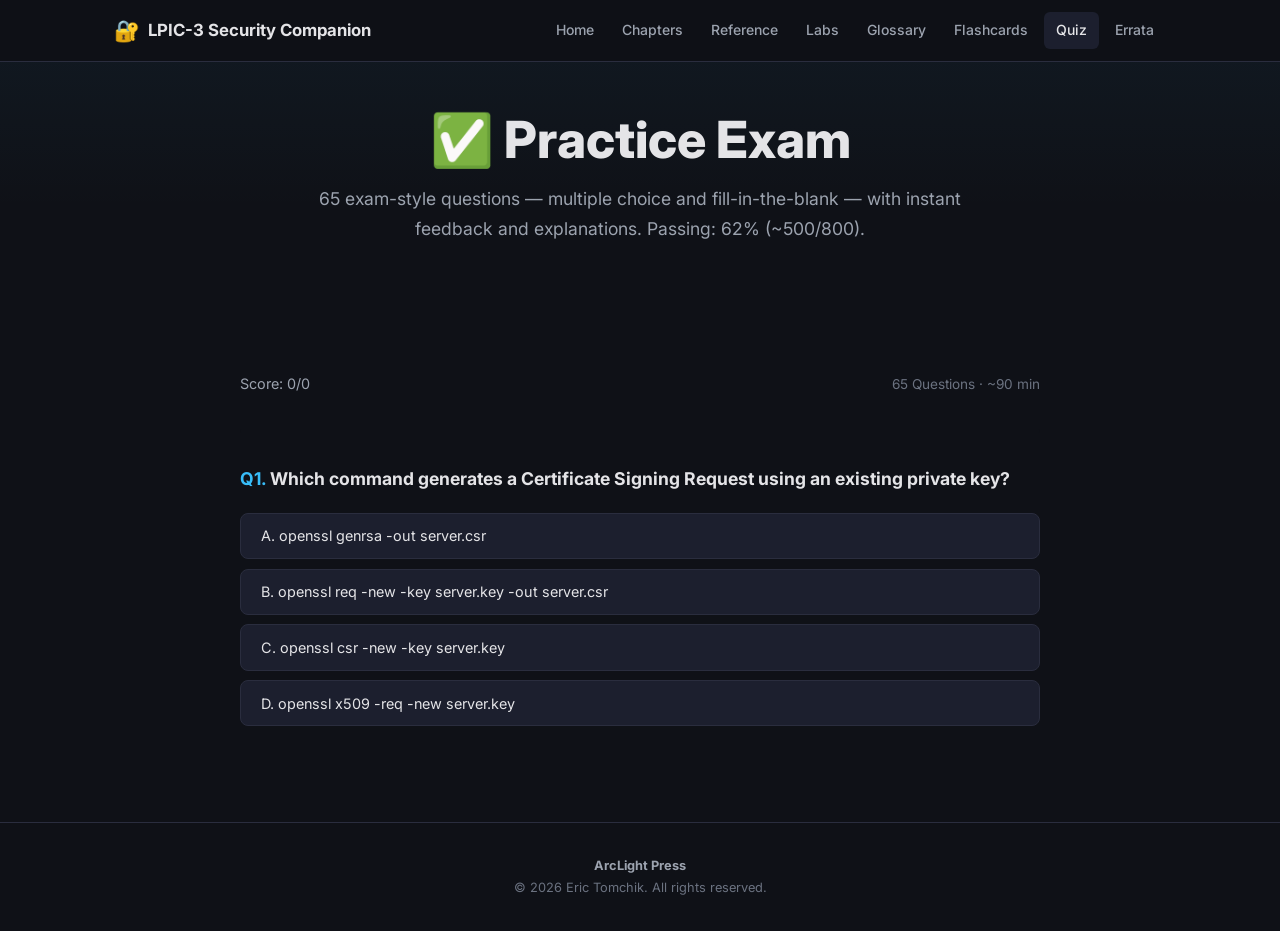
<file: quiz/index.html>
<!DOCTYPE html>
<html lang="en">
<head>
  <meta charset="UTF-8">
  <meta name="viewport" content="width=device-width, initial-scale=1.0">
  <title>Practice Quiz — LPIC-3 Security Companion</title>
  <meta name="description" content="65-question practice exam for LPIC-3 Security 303-300 — multiple choice and fill-in-the-blank with instant feedback.">
  <link rel="preconnect" href="https://fonts.googleapis.com">
  <link rel="preconnect" href="https://fonts.gstatic.com" crossorigin>
  <link href="https://fonts.googleapis.com/css2?family=Inter:wght@400;500;600;700;800&family=JetBrains+Mono:wght@400;500&display=swap" rel="stylesheet">
  <link rel="stylesheet" href="../css/style.css">
</head>
<body>

<nav class="nav">
  <div class="container">
    <a href="../index.html" class="nav-brand"><span class="icon">🔐</span> LPIC-3 Security Companion</a>
    <button class="nav-toggle" aria-label="Toggle navigation">☰</button>
    <div class="nav-links">
      <a href="../index.html">Home</a>
      <a href="../chapters/index.html">Chapters</a>
      <a href="../reference/index.html">Reference</a>
      <a href="../labs/index.html">Labs</a>
      <a href="../glossary/index.html">Glossary</a>
      <a href="../flashcards/index.html">Flashcards</a>
      <a href="index.html" class="active">Quiz</a>
      <a href="../errata/index.html">Errata</a>
    </div>
  </div>
</nav>

<section class="hero" style="padding:3rem 0 2rem">
  <div class="container">
    <h1>✅ Practice Exam</h1>
    <p class="subtitle">65 exam-style questions — multiple choice and fill-in-the-blank — with instant feedback and explanations. Passing: 62% (~500/800).</p>
  </div>
</section>

<section class="section">
  <div class="quiz-container">
    <div class="quiz-header">
      <span class="quiz-score" id="quiz-score">Score: 0/0</span>
      <span style="font-size:0.85rem;color:var(--text-dim)">65 Questions · ~90 min</span>
    </div>
    <div class="quiz-progress-bar"><div class="quiz-progress-fill" id="quiz-progress-fill" style="width:0%"></div></div>
    <div id="quiz-container">
      <p style="color:var(--text-muted)">Loading quiz...</p>
    </div>
  </div>
</section>

<footer class="footer">
  <div class="container">
    <span class="footer-brand">ArcLight Press</span>
    <p>© 2026 Eric Tomchik. All rights reserved.</p>
  </div>
</footer>

<script src="../js/main.js"></script>
<script>
const quizQuestions = [
  {q:"Which command generates a Certificate Signing Request using an existing private key?",type:"mc",options:["A. openssl genrsa -out server.csr","B. openssl req -new -key server.key -out server.csr","C. openssl csr -new -key server.key","D. openssl x509 -req -new server.key"],correct:1,explanation:"<code>openssl req -new</code> creates a CSR from an existing key. <code>genrsa</code> generates keys, not CSRs."},
  {q:"What is the default port for the RADIUS authentication protocol?",type:"mc",options:["A. 389","B. 636","C. 1812","D. 1645"],correct:2,explanation:"RADIUS authentication uses port 1812 (accounting on 1813). Port 1645 was the legacy port."},
  {q:"Which DNSSEC record type contains the digital signature for a resource record set?",type:"mc",options:["A. DNSKEY","B. DS","C. RRSIG","D. NSEC"],correct:2,explanation:"RRSIG (Resource Record Signature) contains the cryptographic signature. DNSKEY holds the public key, DS links to the parent zone."},
  {q:"The command to open a LUKS-encrypted volume at /dev/sdb1 as \"secure_vol\" is: <code>cryptsetup ________ /dev/sdb1 secure_vol</code>",type:"fill",answer:["luksOpen","luksopen","open"],explanation:"Both <code>luksOpen</code> and <code>open --type luks</code> are accepted."},
  {q:"Which SELinux command changes the mode to permissive at runtime?",type:"mc",options:["A. setenforce permissive","B. setenforce 0","C. getenforce 0","D. sestatus --permissive"],correct:1,explanation:"<code>setenforce 0</code> sets permissive mode. <code>setenforce 1</code> sets enforcing. <code>getenforce</code> only reads."},
  {q:"Which iptables target performs source NAT using the outgoing interface's IP address?",type:"mc",options:["A. SNAT","B. DNAT","C. MASQUERADE","D. REDIRECT"],correct:2,explanation:"MASQUERADE dynamically uses the outgoing interface's IP for SNAT. SNAT requires a fixed IP."},
  {q:"What capability allows a process to bind to ports below 1024?",type:"mc",options:["A. CAP_SYS_ADMIN","B. CAP_NET_BIND_SERVICE","C. CAP_NET_RAW","D. CAP_NET_ADMIN"],correct:1,explanation:"CAP_NET_BIND_SERVICE allows binding to privileged ports (< 1024) without root."},
  {q:"The command to view all SELinux booleans is: <code>________ -a</code>",type:"fill",answer:["getsebool"],explanation:"<code>getsebool -a</code> lists all SELinux booleans and their current values."},
  {q:"Which nmap scan type performs a UDP port scan?",type:"mc",options:["A. -sT","B. -sS","C. -sU","D. -sA"],correct:2,explanation:"<code>-sU</code> is UDP scan. <code>-sS</code> is SYN scan, <code>-sT</code> is TCP connect, <code>-sA</code> is ACK scan."},
  {q:"In AIDE configuration, which symbol prefix excludes a directory from monitoring?",type:"mc",options:["A. #","B. -","C. !","D. ~"],correct:2,explanation:"The <code>!</code> prefix excludes paths from AIDE monitoring. <code>#</code> is a comment."},
  {q:"Which VPN protocol is built into the Linux kernel since version 5.6?",type:"mc",options:["A. OpenVPN","B. strongSwan","C. WireGuard","D. L2TP"],correct:2,explanation:"WireGuard was merged into the Linux kernel in version 5.6. OpenVPN and strongSwan run in user space."},
  {q:"Which file stores persistent audit rules on RHEL systems?",type:"mc",options:["A. /etc/audit/auditd.conf","B. /etc/audit/rules.d/audit.rules","C. /etc/auditctl.conf","D. /var/log/audit/rules"],correct:1,explanation:"Persistent rules go in <code>/etc/audit/rules.d/audit.rules</code>. <code>auditd.conf</code> configures the daemon itself."},
  {q:"What does the sticky bit do when set on a directory?",type:"mc",options:["A. Makes all files executable","B. Forces group inheritance","C. Only the file owner, directory owner, or root can delete files","D. Encrypts the directory contents"],correct:2,explanation:"The sticky bit (chmod +t) on directories restricts file deletion to the owner, directory owner, or root. Classic example: /tmp."},
  {q:"The command to apply SELinux file contexts after a semanage rule change is: <code>________ -Rv /path</code>",type:"fill",answer:["restorecon"],explanation:"<code>restorecon -Rv /path</code> recursively restores SELinux contexts to match the policy."},
  {q:"Which protocol does OCSP use to check certificate revocation status?",type:"mc",options:["A. LDAP","B. HTTP","C. DNS","D. SMTP"],correct:1,explanation:"OCSP uses HTTP to query the CA's OCSP responder for real-time certificate status."},
  {q:"Which systemd directive limits the maximum number of processes a service can create?",type:"mc",options:["A. ProcessMax","B. TasksMax","C. PIDLimit","D. ForkMax"],correct:1,explanation:"<code>TasksMax=</code> limits the number of tasks (processes + threads) in a service's cgroup."},
  {q:"In strongSwan, which file contains IPsec pre-shared keys?",type:"mc",options:["A. /etc/ipsec.conf","B. /etc/ipsec.secrets","C. /etc/strongswan/psk.conf","D. /etc/ipsec.d/secrets"],correct:1,explanation:"<code>/etc/ipsec.secrets</code> stores PSKs, private keys, and certificate references. <code>/etc/ipsec.conf</code> stores connection definitions."},
  {q:"Which Snort rule option assigns a unique identifier to a rule?",type:"mc",options:["A. msg","B. rev","C. sid","D. id"],correct:2,explanation:"<code>sid</code> (Snort ID) uniquely identifies each rule. <code>rev</code> tracks the rule revision number."},
  {q:"The command to create an AIDE baseline database is: <code>aide ________</code>",type:"fill",answer:["--init"],explanation:"<code>aide --init</code> creates the initial baseline database. Later use <code>aide --check</code> to detect changes."},
  {q:"Which iptables chain processes packets being routed through the machine (not destined for it)?",type:"mc",options:["A. INPUT","B. OUTPUT","C. FORWARD","D. PREROUTING"],correct:2,explanation:"FORWARD handles packets passing through the machine. INPUT is for local-destined, OUTPUT for locally-generated."},
  {q:"What does the RPM verification flag \"5\" indicate?",type:"mc",options:["A. File size changed","B. File permissions changed","C. MD5 digest differs","D. Ownership changed"],correct:2,explanation:"In <code>rpm -V</code> output, \"5\" means the MD5/SHA256 checksum has changed, indicating file content was modified."},
  {q:"Which tool signs SSH host keys with a Certificate Authority?",type:"mc",options:["A. openssl","B. ssh-keygen","C. ssh-certgen","D. ssh-ca"],correct:1,explanation:"<code>ssh-keygen -s ca_key -I host_id -h host_key.pub</code> signs host keys. The <code>-s</code> flag specifies the CA key."},
  {q:"What kernel parameter enables full Address Space Layout Randomization?",type:"mc",options:["A. kernel.aslr = 1","B. kernel.randomize_va_space = 1","C. kernel.randomize_va_space = 2","D. kernel.exec-shield = 2"],correct:2,explanation:"<code>kernel.randomize_va_space = 2</code> enables full ASLR (stack, VDSO, mmap, heap). Value 1 is partial."},
  {q:"The command to save current iptables rules is: <code>________</code>",type:"fill",answer:["iptables-save"],explanation:"<code>iptables-save</code> outputs current rules to stdout. Typically redirected to a file."},
  {q:"Which MAC system uses path-based profiles rather than security labels?",type:"mc",options:["A. SELinux","B. AppArmor","C. Smack","D. TOMOYO"],correct:1,explanation:"AppArmor uses path-based profiles stored in /etc/apparmor.d/. SELinux and Smack use label-based approaches."},
  {q:"What is the purpose of the DANE/TLSA DNS record?",type:"mc",options:["A. Define mail exchange servers","B. Associate TLS certificates with DNS names","C. Specify authorized certificate authorities","D. Authenticate DNS zone transfers"],correct:1,explanation:"DANE uses TLSA records to bind TLS certificates to DNS names, enabling certificate verification without traditional CAs. Requires DNSSEC."},
  {q:"Which connection tracking state represents a packet that is part of an already established connection?",type:"mc",options:["A. NEW","B. ESTABLISHED","C. RELATED","D. TRACKED"],correct:1,explanation:"ESTABLISHED means the packet belongs to a connection that has seen traffic in both directions."},
  {q:"Which file contains per-user resource limits on Linux?",type:"mc",options:["A. /etc/security/access.conf","B. /etc/security/limits.conf","C. /etc/ulimit.conf","D. /etc/pam.d/limits"],correct:1,explanation:"<code>/etc/security/limits.conf</code> sets per-user/group limits enforced by <code>pam_limits.so</code>."},
  {q:"The OpenVPN configuration directive that specifies the VPN subnet is: <code>________ 10.8.0.0 255.255.255.0</code>",type:"fill",answer:["server"],explanation:"The <code>server</code> directive configures the VPN subnet and push routes. It's a macro that sets up tun, ifconfig, and routes."},
  {q:"Which command tests FreeRADIUS authentication from the command line?",type:"mc",options:["A. radcheck","B. radtest","C. radiustest","D. freeradius --test"],correct:1,explanation:"<code>radtest user pass localhost 0 secret</code> sends a test authentication request to the RADIUS server."},
  {q:"What type of attack uses pre-computed hash-to-password lookup tables?",type:"mc",options:["A. Brute force","B. Dictionary attack","C. Rainbow table attack","D. Pass-the-hash"],correct:2,explanation:"Rainbow tables are pre-computed lookup tables mapping hashes to passwords. Salting passwords defeats this attack."},
  {q:"Which SELinux policy type confines only specific daemons while leaving other processes unconfined?",type:"mc",options:["A. Strict","B. Targeted","C. MLS","D. Minimum"],correct:1,explanation:"Targeted policy (default on RHEL) confines key daemons (httpd, sshd, etc.) while unconfined_t covers everything else."},
  {q:"The command to list capabilities of a file is: <code>________ /path/to/file</code>",type:"fill",answer:["getcap"],explanation:"<code>getcap</code> displays file capabilities. <code>setcap</code> sets them."},
  {q:"Which iptables table is used to mark packets for Quality of Service or policy routing?",type:"mc",options:["A. filter","B. nat","C. mangle","D. raw"],correct:2,explanation:"The mangle table is used to alter packet headers, set marks, and change TTL/TOS values for QoS or routing decisions."},
  {q:"What is the key purpose of Certificate Transparency (CT) logs?",type:"mc",options:["A. Encrypting certificate private keys","B. Storing revoked certificates","C. Publicly logging all issued certificates to detect mis-issuance","D. Distributing root CA certificates"],correct:2,explanation:"CT logs are public, append-only logs of all issued certificates, enabling domain owners and researchers to detect rogue or misissued certificates."},
  {q:"Which tool automates downloading and updating Snort rules?",type:"mc",options:["A. snort-update","B. pulledpork.pl","C. oinkmaster","D. snortrules"],correct:1,explanation:"PulledPork is the standard tool for automating Snort rule downloads and updates from Snort.org."},
  {q:"The command to bring up a WireGuard interface named wg0 is: <code>________ up wg0</code>",type:"fill",answer:["wg-quick"],explanation:"<code>wg-quick up wg0</code> reads /etc/wireguard/wg0.conf and brings up the WireGuard tunnel."},
  {q:"What distinguishes a routed VPN (tun) from a bridged VPN (tap)?",type:"mc",options:["A. tun operates at Layer 2, tap at Layer 3","B. tun operates at Layer 3, tap at Layer 2","C. tun requires UDP, tap requires TCP","D. tun supports encryption, tap does not"],correct:1,explanation:"tun = Layer 3 (routes IP packets). tap = Layer 2 (bridges Ethernet frames). Both support encryption."},
  {q:"Which command makes audit rules immutable (requiring a reboot to change)?",type:"mc",options:["A. auditctl -l","B. auditctl -e 2","C. auditctl --lock","D. auditctl -D"],correct:1,explanation:"<code>auditctl -e 2</code> locks the audit configuration. Rules cannot be changed until reboot. Use as the last rule."},
  {q:"In TLS 1.3, which key exchange methods were removed?",type:"mc",options:["A. ECDHE","B. DHE","C. RSA key exchange and static DH","D. All key exchange (TLS 1.3 uses pre-shared keys only)"],correct:2,explanation:"TLS 1.3 removed RSA key exchange and static DH, requiring ephemeral key exchange (ECDHE/DHE) for Perfect Forward Secrecy."},
  {q:"The command to search audit logs for events with key \"sshd_config\" is: <code>________ -k sshd_config</code>",type:"fill",answer:["ausearch"],explanation:"<code>ausearch -k keyname</code> searches the audit log for events tagged with the specified key."},
  {q:"Which systemd directive makes /usr, /boot, and /etc read-only for a service?",type:"mc",options:["A. ReadOnlySystem=yes","B. ProtectSystem=strict","C. ReadOnlyPaths=/usr /boot /etc","D. SystemReadOnly=true"],correct:1,explanation:"<code>ProtectSystem=strict</code> makes the entire filesystem hierarchy read-only except /dev, /proc, /sys. Use <code>ReadWritePaths=</code> for exceptions."},
  {q:"What is the purpose of ndpmon?",type:"mc",options:["A. Monitor NTP synchronization","B. Monitor IPv6 Neighbor Discovery Protocol for rogue routers","C. Monitor DHCP lease assignments","D. Monitor DNS query patterns"],correct:1,explanation:"ndpmon monitors NDP (Neighbor Discovery Protocol) traffic on IPv6 networks to detect rogue router advertisements and address spoofing."},
  {q:"Which LUKS version supports the Argon2 key derivation function?",type:"mc",options:["A. LUKS1","B. LUKS2","C. Both LUKS1 and LUKS2","D. Neither (Argon2 is not used with LUKS)"],correct:1,explanation:"LUKS2 uses Argon2id by default, which is memory-hard and GPU-resistant. LUKS1 uses PBKDF2."},
  {q:"The SELinux command to permanently add an allowed port for httpd is: <code>semanage ________ -a -t http_port_t -p tcp 8443</code>",type:"fill",answer:["port"],explanation:"<code>semanage port</code> manages SELinux port type definitions. The <code>-a</code> flag adds a new port label."},
  {q:"Which Nmap flag skips host discovery and scans all targets?",type:"mc",options:["A. -sn","B. -Pn","C. -PS","D. -PA"],correct:1,explanation:"<code>-Pn</code> treats all hosts as online, skipping host discovery. Useful when ICMP is blocked. <code>-sn</code> does ping scan only."},
  {q:"What is the purpose of the CAA DNS record type?",type:"mc",options:["A. Define canonical name aliases","B. Specify which CAs are authorized to issue certificates for a domain","C. Configure certificate authentication","D. Store certificate fingerprints"],correct:1,explanation:"CAA (Certification Authority Authorization) records specify which Certificate Authorities are permitted to issue certificates for the domain."},
  {q:"Which Linux defense mechanism separates kernel and user-space page tables to mitigate Meltdown?",type:"mc",options:["A. ASLR","B. Retpoline","C. KPTI","D. seccomp"],correct:2,explanation:"KPTI (Kernel Page Table Isolation) separates kernel and user-space page tables. Retpoline mitigates Spectre v2."},
  {q:"The file that controls persistent SELinux mode is: <code>/etc/selinux/________</code>",type:"fill",answer:["config"],explanation:"<code>/etc/selinux/config</code> sets SELINUX=enforcing|permissive|disabled and SELINUXTYPE=targeted|mls."},
  {q:"Which Metasploit module type is delivered through an exploit to provide remote access?",type:"mc",options:["A. Auxiliary","B. Exploit","C. Payload","D. Encoder"],correct:2,explanation:"Payloads are code delivered by exploits to the target — e.g., Meterpreter, reverse shell. Encoders obfuscate payloads."},
  {q:"What sysctl parameter enables SYN cookies to defend against SYN flood attacks?",type:"mc",options:["A. net.ipv4.tcp_max_syn_backlog","B. net.ipv4.tcp_syncookies = 1","C. net.ipv4.tcp_syn_flood = 0","D. net.ipv4.icmp_echo_ignore_all"],correct:1,explanation:"<code>net.ipv4.tcp_syncookies = 1</code> enables SYN cookies, allowing the server to handle SYN floods without exhausting the backlog."},
  {q:"Which command sets an ACL giving user \"jane\" read-write access to a file?",type:"mc",options:["A. chmod u:jane:rw file","B. setfacl -m u:jane:rw file","C. chacl u:jane:rw file","D. setfacl -a u:jane:rw file"],correct:1,explanation:"<code>setfacl -m u:jane:rw file</code> modifies the ACL. <code>-m</code> modifies, <code>u:jane:rw</code> specifies user:name:permissions."},
  {q:"The WireGuard command to check tunnel status is: <code>wg ________</code>",type:"fill",answer:["show"],explanation:"<code>wg show</code> displays WireGuard interface information including peers, endpoints, and transfer stats."},
  {q:"Which IPsec mode encrypts only the payload, not the IP header?",type:"mc",options:["A. Tunnel mode","B. Transport mode","C. Aggressive mode","D. Quick mode"],correct:1,explanation:"Transport mode encrypts only the payload, preserving the original IP header. Tunnel mode encrypts the entire packet and adds a new header."},
  {q:"What is the primary purpose of the <code>setfattr</code> command?",type:"mc",options:["A. Set file ACLs","B. Set extended file attributes","C. Set file capabilities","D. Set SELinux contexts"],correct:1,explanation:"<code>setfattr</code> sets extended file attributes (xattrs). ACLs use <code>setfacl</code>, capabilities use <code>setcap</code>."},
  {q:"Which tool monitors real-time network traffic and provides a web-based dashboard?",type:"mc",options:["A. Snort","B. ntopng","C. tcpdump","D. arpwatch"],correct:1,explanation:"ntopng provides a web-based dashboard (default port 3000) for real-time network traffic monitoring and analysis."},
  {q:"The iptables command to set the default policy for the INPUT chain to DROP is: <code>iptables -P INPUT ________</code>",type:"fill",answer:["DROP","drop"],explanation:"<code>iptables -P INPUT DROP</code> sets the default policy to drop all packets that don't match any rule."},
  {q:"Which Metasploit tool generates standalone payloads?",type:"mc",options:["A. msfconsole","B. msfvenom","C. msfdb","D. msfpayload"],correct:1,explanation:"<code>msfvenom</code> combines the old msfpayload and msfencode tools to generate and encode standalone payloads."},
  {q:"What does the <code>-P</code> flag do in <code>setsebool -P</code>?",type:"mc",options:["A. Sets the boolean for the current process only","B. Makes the boolean change persistent across reboots","C. Shows the current value of the boolean","D. Sets the boolean for the targeted policy only"],correct:1,explanation:"<code>-P</code> makes the boolean change persistent by writing it to the on-disk policy. Without <code>-P</code>, changes revert on reboot."},
  {q:"The command to generate DNSSEC keys for a zone is: <code>________ -a ECDSAP256SHA256 -n ZONE example.com</code>",type:"fill",answer:["dnssec-keygen"],explanation:"<code>dnssec-keygen</code> generates DNSSEC key pairs. Add <code>-f KSK</code> for the Key Signing Key."},
  {q:"The PAM module that enables keystroke logging for TTY sessions is: <code>session required ________.so enable=*</code>",type:"fill",answer:["pam_tty_audit"],explanation:"<code>pam_tty_audit</code> logs all keystrokes for specified users. View with <code>aureport --tty</code>."},
  {q:"The configuration file for cryptmount encrypted volume definitions is: <code>/etc/cryptmount/________</code>",type:"fill",answer:["cmtab"],explanation:"<code>/etc/cryptmount/cmtab</code> defines encrypted volumes that cryptmount can manage."},
  {q:"The default port for the Tang key escrow server (NBDE) is: <code>________</code>",type:"fill",answer:["7500"],explanation:"Tang listens on port 7500 by default. It provides key escrow for network-bound disk encryption with Clevis."},
  {q:"The command to view TTY keystroke audit records is: <code>aureport ________</code>",type:"fill",answer:["--tty"],explanation:"<code>aureport --tty</code> displays a report of all TTY keystroke events from the audit log."},
  {q:"To generate a 2048-bit DNSSEC Zone Signing Key, the key size flag is: <code>dnssec-keygen -a RSASHA256 ________ -n ZONE example.com</code>",type:"fill",answer:["-b 2048","-b2048"],explanation:"<code>-b 2048</code> specifies the key size in bits. For ECDSAP256SHA256 the size is implicit."},
];

document.addEventListener('DOMContentLoaded', () => initQuiz(quizQuestions));
</script>
</body>
</html>
</file>
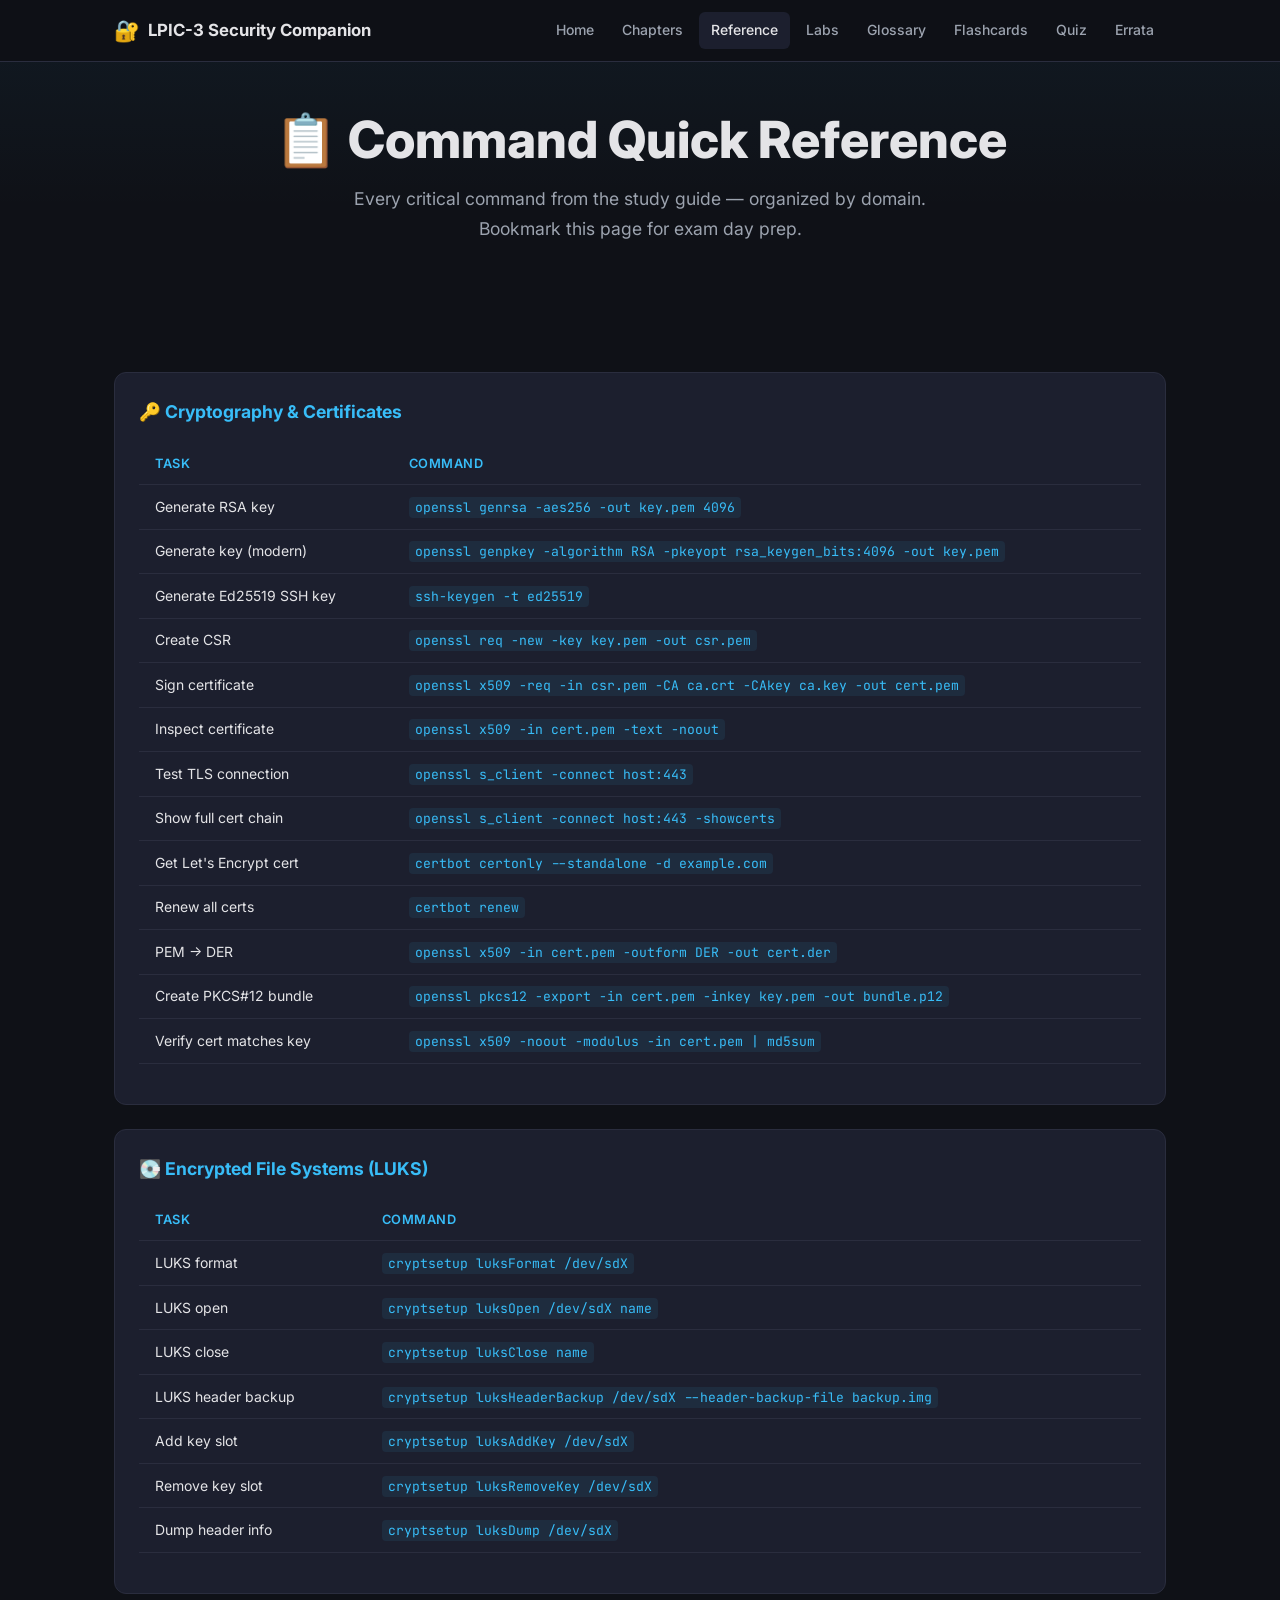
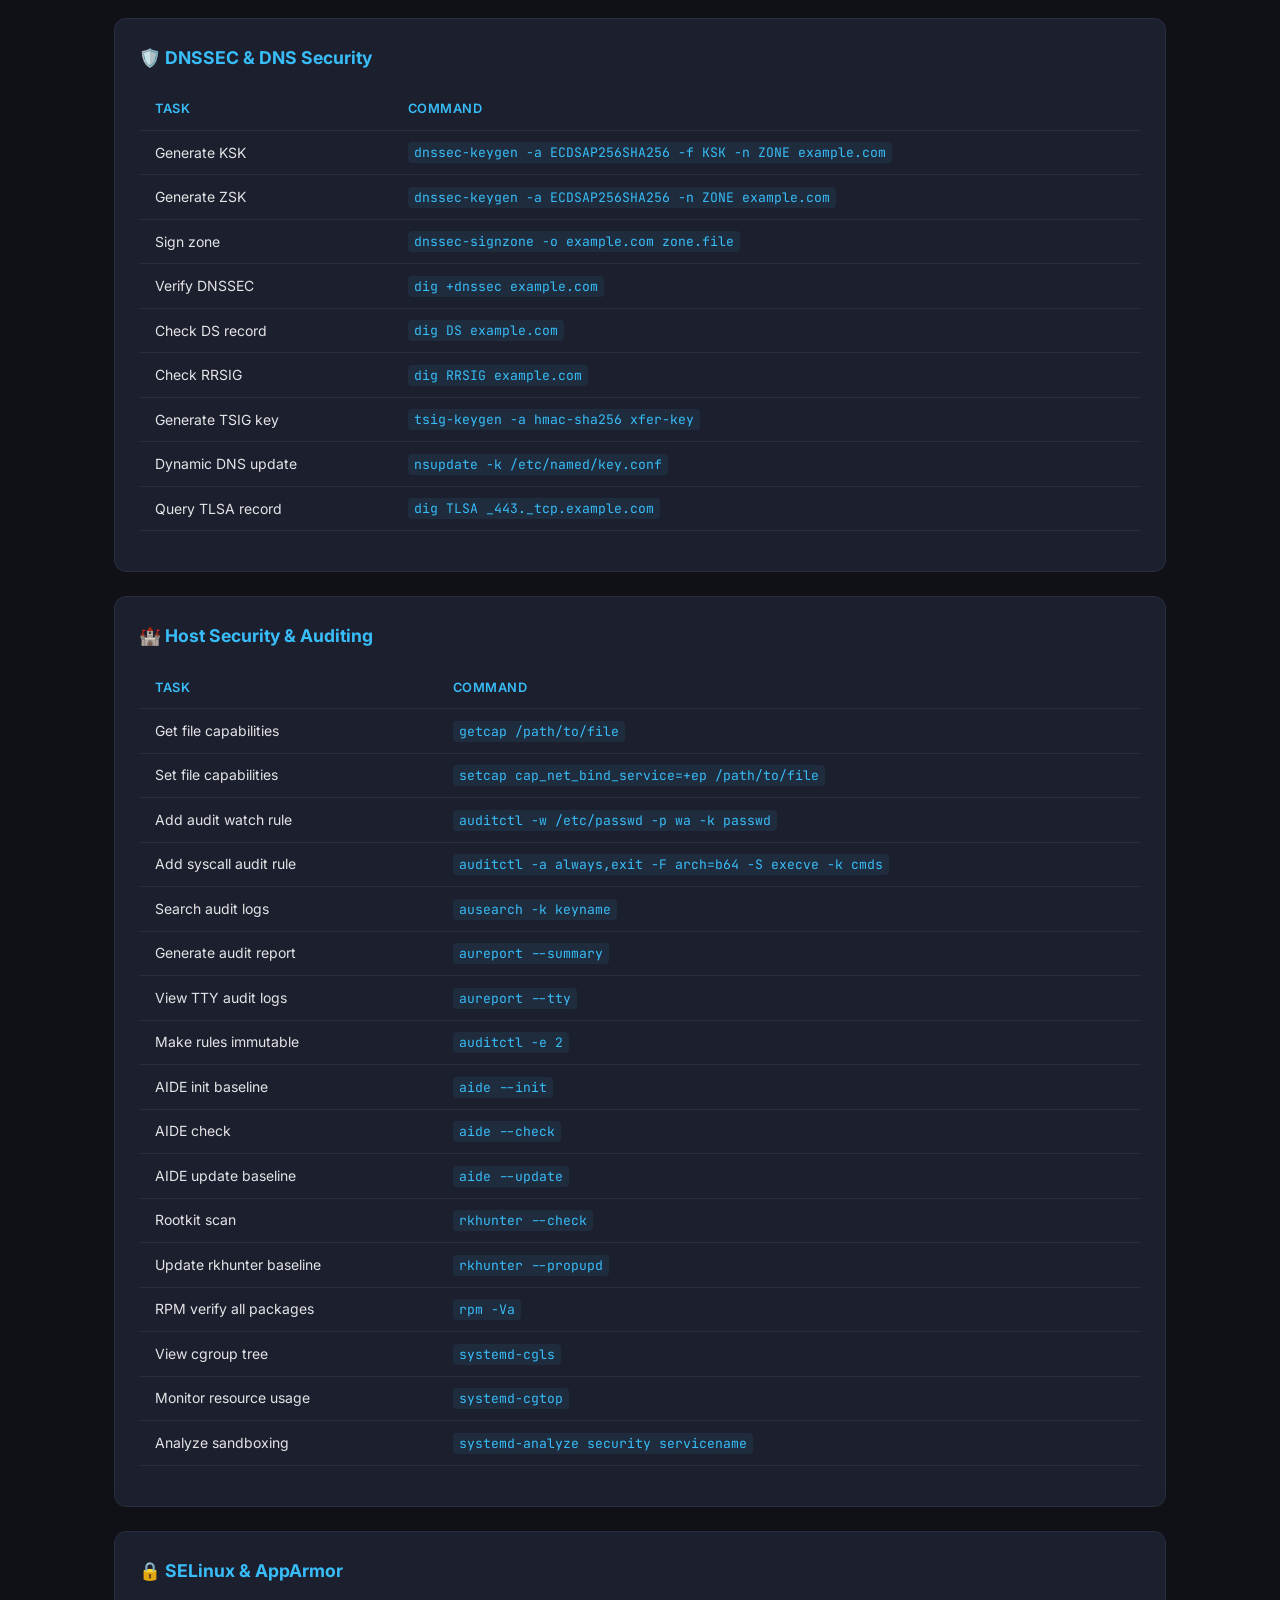
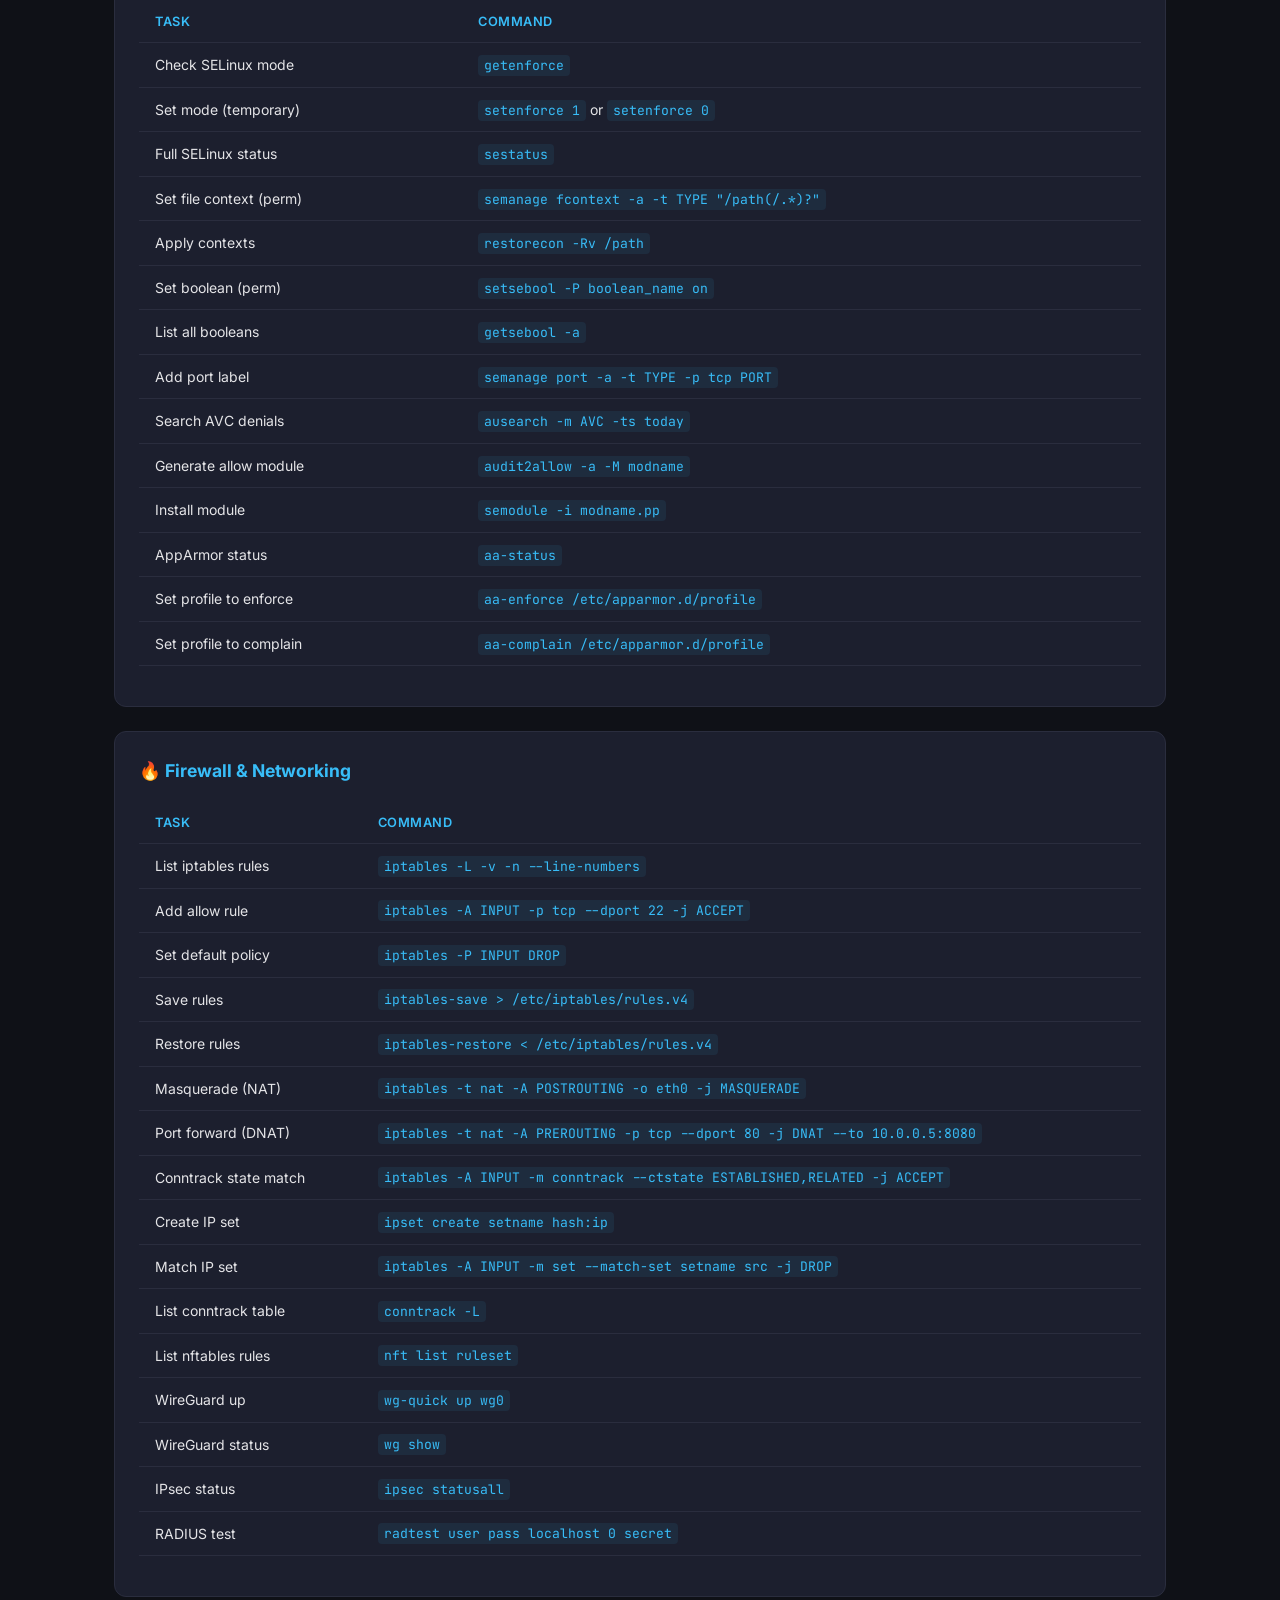
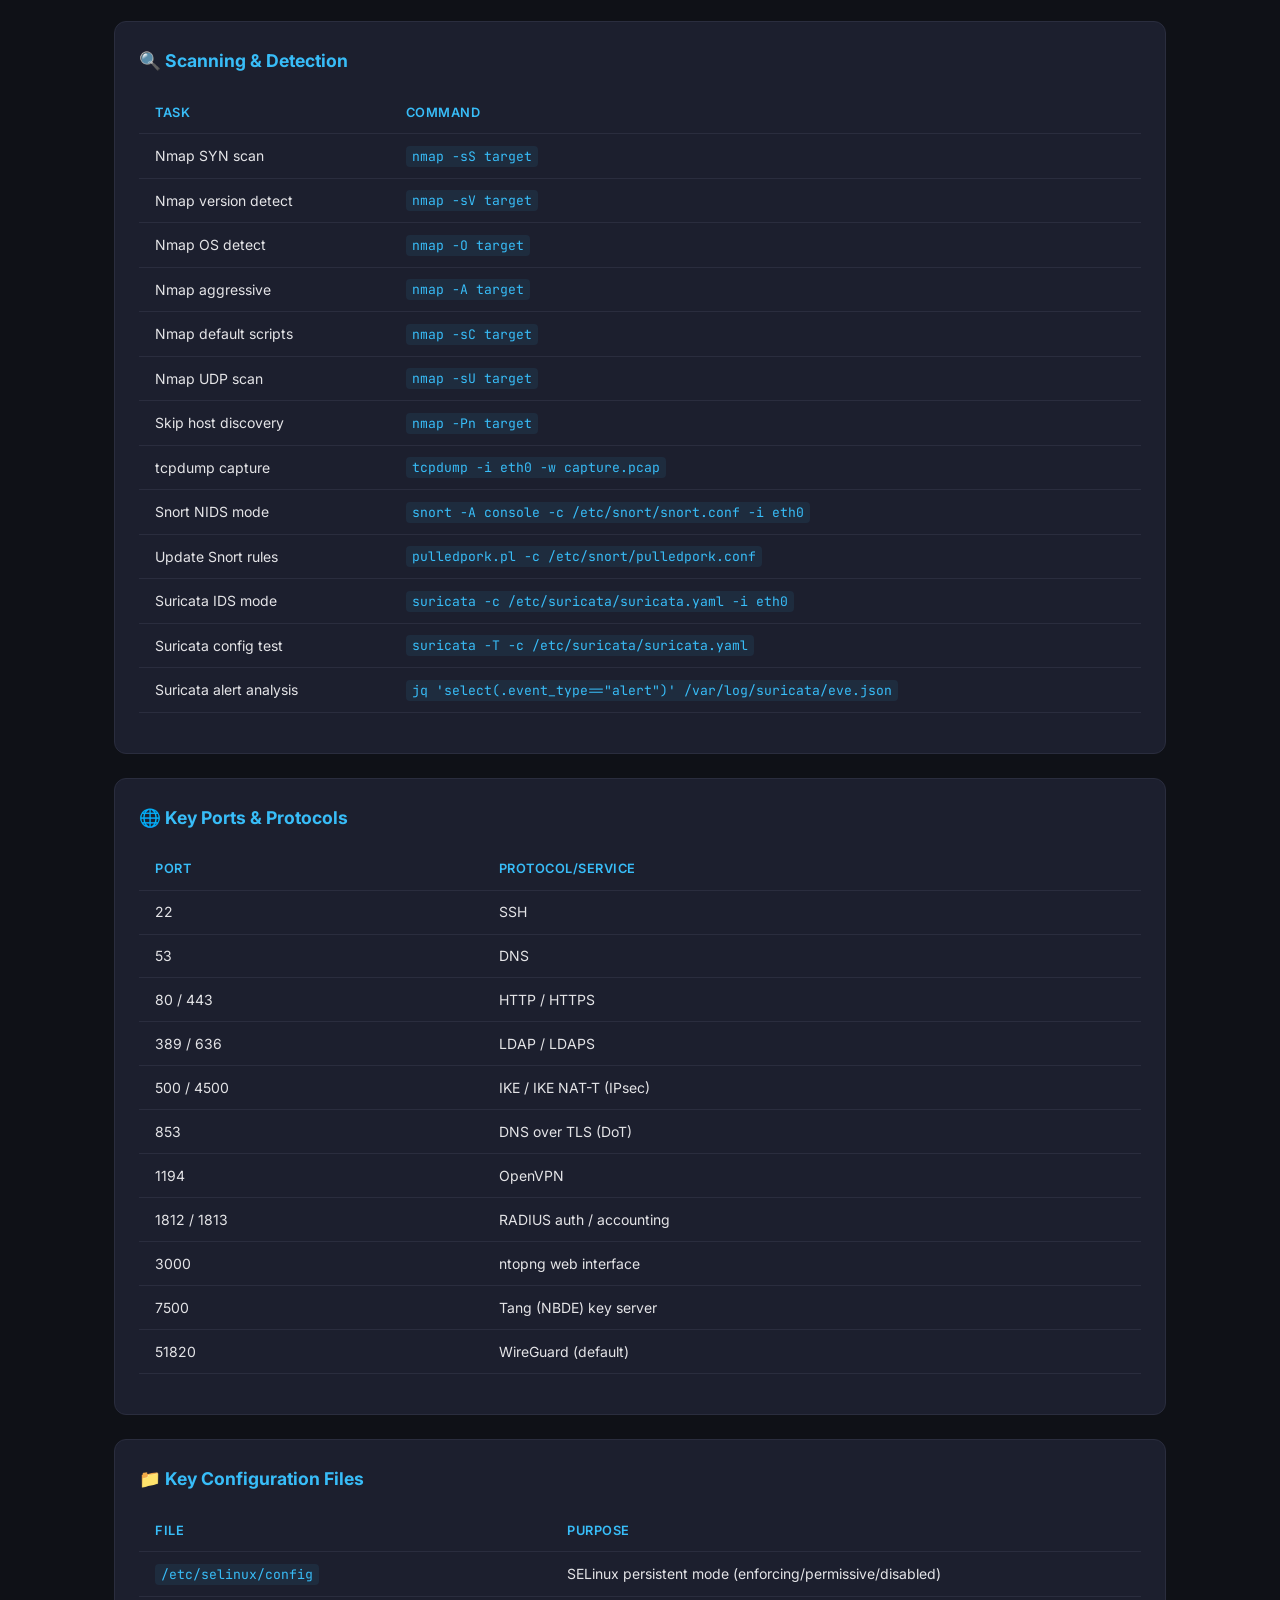
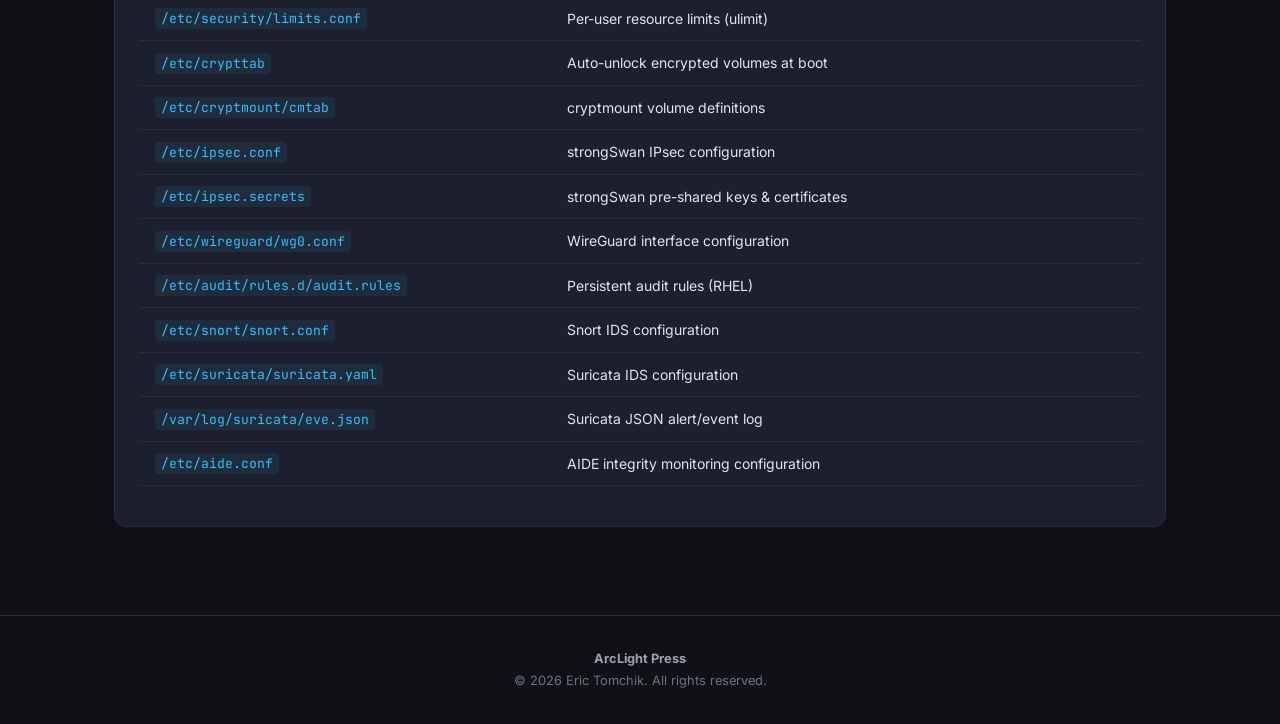
<file: reference/index.html>
<!DOCTYPE html>
<html lang="en">
<head>
  <meta charset="UTF-8">
  <meta name="viewport" content="width=device-width, initial-scale=1.0">
  <title>Command Reference — LPIC-3 Security Companion</title>
  <meta name="description" content="Quick reference cards for every critical LPIC-3 Security command — OpenSSL, DNSSEC, SELinux, iptables, nftables, WireGuard, Nmap, and more.">
  <link rel="preconnect" href="https://fonts.googleapis.com">
  <link rel="preconnect" href="https://fonts.gstatic.com" crossorigin>
  <link href="https://fonts.googleapis.com/css2?family=Inter:wght@400;500;600;700;800&family=JetBrains+Mono:wght@400;500&display=swap" rel="stylesheet">
  <link rel="stylesheet" href="../css/style.css">
</head>
<body>

<nav class="nav">
  <div class="container">
    <a href="../index.html" class="nav-brand"><span class="icon">🔐</span> LPIC-3 Security Companion</a>
    <button class="nav-toggle" aria-label="Toggle navigation">☰</button>
    <div class="nav-links">
      <a href="../index.html">Home</a>
      <a href="../chapters/index.html">Chapters</a>
      <a href="index.html" class="active">Reference</a>
      <a href="../labs/index.html">Labs</a>
      <a href="../glossary/index.html">Glossary</a>
      <a href="../flashcards/index.html">Flashcards</a>
      <a href="../quiz/index.html">Quiz</a>
      <a href="../errata/index.html">Errata</a>
    </div>
  </div>
</nav>

<section class="hero" style="padding:3rem 0 2rem">
  <div class="container">
    <h1>📋 Command Quick Reference</h1>
    <p class="subtitle">Every critical command from the study guide — organized by domain. Bookmark this page for exam day prep.</p>
  </div>
</section>

<section class="section">
  <div class="container">

    <!-- Cryptography -->
    <div class="ref-card" id="crypto">
      <h3>🔑 Cryptography &amp; Certificates</h3>
      <table class="ref-table">
        <tr><th>Task</th><th>Command</th></tr>
        <tr><td>Generate RSA key</td><td><code>openssl genrsa -aes256 -out key.pem 4096</code></td></tr>
        <tr><td>Generate key (modern)</td><td><code>openssl genpkey -algorithm RSA -pkeyopt rsa_keygen_bits:4096 -out key.pem</code></td></tr>
        <tr><td>Generate Ed25519 SSH key</td><td><code>ssh-keygen -t ed25519</code></td></tr>
        <tr><td>Create CSR</td><td><code>openssl req -new -key key.pem -out csr.pem</code></td></tr>
        <tr><td>Sign certificate</td><td><code>openssl x509 -req -in csr.pem -CA ca.crt -CAkey ca.key -out cert.pem</code></td></tr>
        <tr><td>Inspect certificate</td><td><code>openssl x509 -in cert.pem -text -noout</code></td></tr>
        <tr><td>Test TLS connection</td><td><code>openssl s_client -connect host:443</code></td></tr>
        <tr><td>Show full cert chain</td><td><code>openssl s_client -connect host:443 -showcerts</code></td></tr>
        <tr><td>Get Let's Encrypt cert</td><td><code>certbot certonly --standalone -d example.com</code></td></tr>
        <tr><td>Renew all certs</td><td><code>certbot renew</code></td></tr>
        <tr><td>PEM → DER</td><td><code>openssl x509 -in cert.pem -outform DER -out cert.der</code></td></tr>
        <tr><td>Create PKCS#12 bundle</td><td><code>openssl pkcs12 -export -in cert.pem -inkey key.pem -out bundle.p12</code></td></tr>
        <tr><td>Verify cert matches key</td><td><code>openssl x509 -noout -modulus -in cert.pem | md5sum</code></td></tr>
      </table>
    </div>

    <!-- LUKS -->
    <div class="ref-card" id="luks">
      <h3>💽 Encrypted File Systems (LUKS)</h3>
      <table class="ref-table">
        <tr><th>Task</th><th>Command</th></tr>
        <tr><td>LUKS format</td><td><code>cryptsetup luksFormat /dev/sdX</code></td></tr>
        <tr><td>LUKS open</td><td><code>cryptsetup luksOpen /dev/sdX name</code></td></tr>
        <tr><td>LUKS close</td><td><code>cryptsetup luksClose name</code></td></tr>
        <tr><td>LUKS header backup</td><td><code>cryptsetup luksHeaderBackup /dev/sdX --header-backup-file backup.img</code></td></tr>
        <tr><td>Add key slot</td><td><code>cryptsetup luksAddKey /dev/sdX</code></td></tr>
        <tr><td>Remove key slot</td><td><code>cryptsetup luksRemoveKey /dev/sdX</code></td></tr>
        <tr><td>Dump header info</td><td><code>cryptsetup luksDump /dev/sdX</code></td></tr>
      </table>
    </div>

    <!-- DNSSEC -->
    <div class="ref-card" id="dnssec">
      <h3>🛡️ DNSSEC &amp; DNS Security</h3>
      <table class="ref-table">
        <tr><th>Task</th><th>Command</th></tr>
        <tr><td>Generate KSK</td><td><code>dnssec-keygen -a ECDSAP256SHA256 -f KSK -n ZONE example.com</code></td></tr>
        <tr><td>Generate ZSK</td><td><code>dnssec-keygen -a ECDSAP256SHA256 -n ZONE example.com</code></td></tr>
        <tr><td>Sign zone</td><td><code>dnssec-signzone -o example.com zone.file</code></td></tr>
        <tr><td>Verify DNSSEC</td><td><code>dig +dnssec example.com</code></td></tr>
        <tr><td>Check DS record</td><td><code>dig DS example.com</code></td></tr>
        <tr><td>Check RRSIG</td><td><code>dig RRSIG example.com</code></td></tr>
        <tr><td>Generate TSIG key</td><td><code>tsig-keygen -a hmac-sha256 xfer-key</code></td></tr>
        <tr><td>Dynamic DNS update</td><td><code>nsupdate -k /etc/named/key.conf</code></td></tr>
        <tr><td>Query TLSA record</td><td><code>dig TLSA _443._tcp.example.com</code></td></tr>
      </table>
    </div>

    <!-- Host Security -->
    <div class="ref-card" id="host-security">
      <h3>🏰 Host Security &amp; Auditing</h3>
      <table class="ref-table">
        <tr><th>Task</th><th>Command</th></tr>
        <tr><td>Get file capabilities</td><td><code>getcap /path/to/file</code></td></tr>
        <tr><td>Set file capabilities</td><td><code>setcap cap_net_bind_service=+ep /path/to/file</code></td></tr>
        <tr><td>Add audit watch rule</td><td><code>auditctl -w /etc/passwd -p wa -k passwd</code></td></tr>
        <tr><td>Add syscall audit rule</td><td><code>auditctl -a always,exit -F arch=b64 -S execve -k cmds</code></td></tr>
        <tr><td>Search audit logs</td><td><code>ausearch -k keyname</code></td></tr>
        <tr><td>Generate audit report</td><td><code>aureport --summary</code></td></tr>
        <tr><td>View TTY audit logs</td><td><code>aureport --tty</code></td></tr>
        <tr><td>Make rules immutable</td><td><code>auditctl -e 2</code></td></tr>
        <tr><td>AIDE init baseline</td><td><code>aide --init</code></td></tr>
        <tr><td>AIDE check</td><td><code>aide --check</code></td></tr>
        <tr><td>AIDE update baseline</td><td><code>aide --update</code></td></tr>
        <tr><td>Rootkit scan</td><td><code>rkhunter --check</code></td></tr>
        <tr><td>Update rkhunter baseline</td><td><code>rkhunter --propupd</code></td></tr>
        <tr><td>RPM verify all packages</td><td><code>rpm -Va</code></td></tr>
        <tr><td>View cgroup tree</td><td><code>systemd-cgls</code></td></tr>
        <tr><td>Monitor resource usage</td><td><code>systemd-cgtop</code></td></tr>
        <tr><td>Analyze sandboxing</td><td><code>systemd-analyze security servicename</code></td></tr>
      </table>
    </div>

    <!-- SELinux -->
    <div class="ref-card" id="selinux">
      <h3>🔒 SELinux &amp; AppArmor</h3>
      <table class="ref-table">
        <tr><th>Task</th><th>Command</th></tr>
        <tr><td>Check SELinux mode</td><td><code>getenforce</code></td></tr>
        <tr><td>Set mode (temporary)</td><td><code>setenforce 1</code> or <code>setenforce 0</code></td></tr>
        <tr><td>Full SELinux status</td><td><code>sestatus</code></td></tr>
        <tr><td>Set file context (perm)</td><td><code>semanage fcontext -a -t TYPE "/path(/.*)?"</code></td></tr>
        <tr><td>Apply contexts</td><td><code>restorecon -Rv /path</code></td></tr>
        <tr><td>Set boolean (perm)</td><td><code>setsebool -P boolean_name on</code></td></tr>
        <tr><td>List all booleans</td><td><code>getsebool -a</code></td></tr>
        <tr><td>Add port label</td><td><code>semanage port -a -t TYPE -p tcp PORT</code></td></tr>
        <tr><td>Search AVC denials</td><td><code>ausearch -m AVC -ts today</code></td></tr>
        <tr><td>Generate allow module</td><td><code>audit2allow -a -M modname</code></td></tr>
        <tr><td>Install module</td><td><code>semodule -i modname.pp</code></td></tr>
        <tr><td>AppArmor status</td><td><code>aa-status</code></td></tr>
        <tr><td>Set profile to enforce</td><td><code>aa-enforce /etc/apparmor.d/profile</code></td></tr>
        <tr><td>Set profile to complain</td><td><code>aa-complain /etc/apparmor.d/profile</code></td></tr>
      </table>
    </div>

    <!-- Firewall -->
    <div class="ref-card" id="firewall">
      <h3>🔥 Firewall &amp; Networking</h3>
      <table class="ref-table">
        <tr><th>Task</th><th>Command</th></tr>
        <tr><td>List iptables rules</td><td><code>iptables -L -v -n --line-numbers</code></td></tr>
        <tr><td>Add allow rule</td><td><code>iptables -A INPUT -p tcp --dport 22 -j ACCEPT</code></td></tr>
        <tr><td>Set default policy</td><td><code>iptables -P INPUT DROP</code></td></tr>
        <tr><td>Save rules</td><td><code>iptables-save > /etc/iptables/rules.v4</code></td></tr>
        <tr><td>Restore rules</td><td><code>iptables-restore < /etc/iptables/rules.v4</code></td></tr>
        <tr><td>Masquerade (NAT)</td><td><code>iptables -t nat -A POSTROUTING -o eth0 -j MASQUERADE</code></td></tr>
        <tr><td>Port forward (DNAT)</td><td><code>iptables -t nat -A PREROUTING -p tcp --dport 80 -j DNAT --to 10.0.0.5:8080</code></td></tr>
        <tr><td>Conntrack state match</td><td><code>iptables -A INPUT -m conntrack --ctstate ESTABLISHED,RELATED -j ACCEPT</code></td></tr>
        <tr><td>Create IP set</td><td><code>ipset create setname hash:ip</code></td></tr>
        <tr><td>Match IP set</td><td><code>iptables -A INPUT -m set --match-set setname src -j DROP</code></td></tr>
        <tr><td>List conntrack table</td><td><code>conntrack -L</code></td></tr>
        <tr><td>List nftables rules</td><td><code>nft list ruleset</code></td></tr>
        <tr><td>WireGuard up</td><td><code>wg-quick up wg0</code></td></tr>
        <tr><td>WireGuard status</td><td><code>wg show</code></td></tr>
        <tr><td>IPsec status</td><td><code>ipsec statusall</code></td></tr>
        <tr><td>RADIUS test</td><td><code>radtest user pass localhost 0 secret</code></td></tr>
      </table>
    </div>

    <!-- Scanning -->
    <div class="ref-card" id="scanning">
      <h3>🔍 Scanning &amp; Detection</h3>
      <table class="ref-table">
        <tr><th>Task</th><th>Command</th></tr>
        <tr><td>Nmap SYN scan</td><td><code>nmap -sS target</code></td></tr>
        <tr><td>Nmap version detect</td><td><code>nmap -sV target</code></td></tr>
        <tr><td>Nmap OS detect</td><td><code>nmap -O target</code></td></tr>
        <tr><td>Nmap aggressive</td><td><code>nmap -A target</code></td></tr>
        <tr><td>Nmap default scripts</td><td><code>nmap -sC target</code></td></tr>
        <tr><td>Nmap UDP scan</td><td><code>nmap -sU target</code></td></tr>
        <tr><td>Skip host discovery</td><td><code>nmap -Pn target</code></td></tr>
        <tr><td>tcpdump capture</td><td><code>tcpdump -i eth0 -w capture.pcap</code></td></tr>
        <tr><td>Snort NIDS mode</td><td><code>snort -A console -c /etc/snort/snort.conf -i eth0</code></td></tr>
        <tr><td>Update Snort rules</td><td><code>pulledpork.pl -c /etc/snort/pulledpork.conf</code></td></tr>
        <tr><td>Suricata IDS mode</td><td><code>suricata -c /etc/suricata/suricata.yaml -i eth0</code></td></tr>
        <tr><td>Suricata config test</td><td><code>suricata -T -c /etc/suricata/suricata.yaml</code></td></tr>
        <tr><td>Suricata alert analysis</td><td><code>jq 'select(.event_type=="alert")' /var/log/suricata/eve.json</code></td></tr>
      </table>
    </div>

    <!-- Key Ports -->
    <div class="ref-card" id="ports">
      <h3>🌐 Key Ports &amp; Protocols</h3>
      <table class="ref-table">
        <tr><th>Port</th><th>Protocol/Service</th></tr>
        <tr><td>22</td><td>SSH</td></tr>
        <tr><td>53</td><td>DNS</td></tr>
        <tr><td>80 / 443</td><td>HTTP / HTTPS</td></tr>
        <tr><td>389 / 636</td><td>LDAP / LDAPS</td></tr>
        <tr><td>500 / 4500</td><td>IKE / IKE NAT-T (IPsec)</td></tr>
        <tr><td>853</td><td>DNS over TLS (DoT)</td></tr>
        <tr><td>1194</td><td>OpenVPN</td></tr>
        <tr><td>1812 / 1813</td><td>RADIUS auth / accounting</td></tr>
        <tr><td>3000</td><td>ntopng web interface</td></tr>
        <tr><td>7500</td><td>Tang (NBDE) key server</td></tr>
        <tr><td>51820</td><td>WireGuard (default)</td></tr>
      </table>
    </div>

    <!-- Key Files -->
    <div class="ref-card" id="config-files">
      <h3>📁 Key Configuration Files</h3>
      <table class="ref-table">
        <tr><th>File</th><th>Purpose</th></tr>
        <tr><td><code>/etc/selinux/config</code></td><td>SELinux persistent mode (enforcing/permissive/disabled)</td></tr>
        <tr><td><code>/etc/security/limits.conf</code></td><td>Per-user resource limits (ulimit)</td></tr>
        <tr><td><code>/etc/crypttab</code></td><td>Auto-unlock encrypted volumes at boot</td></tr>
        <tr><td><code>/etc/cryptmount/cmtab</code></td><td>cryptmount volume definitions</td></tr>
        <tr><td><code>/etc/ipsec.conf</code></td><td>strongSwan IPsec configuration</td></tr>
        <tr><td><code>/etc/ipsec.secrets</code></td><td>strongSwan pre-shared keys &amp; certificates</td></tr>
        <tr><td><code>/etc/wireguard/wg0.conf</code></td><td>WireGuard interface configuration</td></tr>
        <tr><td><code>/etc/audit/rules.d/audit.rules</code></td><td>Persistent audit rules (RHEL)</td></tr>
        <tr><td><code>/etc/snort/snort.conf</code></td><td>Snort IDS configuration</td></tr>
        <tr><td><code>/etc/suricata/suricata.yaml</code></td><td>Suricata IDS configuration</td></tr>
        <tr><td><code>/var/log/suricata/eve.json</code></td><td>Suricata JSON alert/event log</td></tr>
        <tr><td><code>/etc/aide.conf</code></td><td>AIDE integrity monitoring configuration</td></tr>
      </table>
    </div>

  </div>
</section>

<footer class="footer">
  <div class="container">
    <span class="footer-brand">ArcLight Press</span>
    <p>© 2026 Eric Tomchik. All rights reserved.</p>
  </div>
</footer>

<script src="../js/main.js"></script>
</body>
</html>
</file>
<file: css/style.css>
/* ═══════════════════════════════════════════════════
   LPIC-3 Security 303-300 — Online Companion
   Design System & Global Styles
   ═══════════════════════════════════════════════════ */

:root {
  --bg: #0f1117;
  --bg-alt: #161822;
  --bg-card: #1c1f2e;
  --bg-card-hover: #242738;
  --border: #2a2d3e;
  --text: #e4e4e7;
  --text-muted: #9ca3af;
  --text-dim: #6b7280;
  --accent: #38bdf8;
  --accent-hover: #7dd3fc;
  --accent-glow: rgba(56, 189, 248, 0.15);
  --green: #4ade80;
  --green-bg: rgba(74, 222, 128, 0.1);
  --red: #f87171;
  --red-bg: rgba(248, 113, 113, 0.1);
  --orange: #fb923c;
  --orange-bg: rgba(251, 146, 60, 0.08);
  --cyan: #22d3ee;
  --cyan-bg: rgba(34, 211, 238, 0.1);
  --purple: #a78bfa;
  --purple-bg: rgba(167, 139, 250, 0.1);
  --yellow: #facc15;
  --yellow-bg: rgba(250, 204, 21, 0.08);
  --font: 'Inter', -apple-system, BlinkMacSystemFont, 'Segoe UI', sans-serif;
  --mono: 'JetBrains Mono', 'Fira Code', 'Consolas', monospace;
  --radius: 12px;
  --radius-sm: 8px;
  --shadow: 0 4px 24px rgba(0,0,0,0.3);
  --shadow-lg: 0 8px 40px rgba(0,0,0,0.4);
  --transition: 0.2s ease;
}

/* Reset */
*, *::before, *::after { box-sizing: border-box; margin: 0; padding: 0; }
html { scroll-behavior: smooth; }
body {
  font-family: var(--font);
  background: var(--bg);
  color: var(--text);
  line-height: 1.7;
  font-size: 16px;
  -webkit-font-smoothing: antialiased;
}
a { color: var(--accent); text-decoration: none; transition: color var(--transition); }
a:hover { color: var(--accent-hover); }
img { max-width: 100%; display: block; }
code, pre { font-family: var(--mono); }
code { background: rgba(56,189,248,0.08); padding: 2px 6px; border-radius: 4px; font-size: 0.875em; color: var(--accent); }
pre { background: #0d0f16; border: 1px solid var(--border); border-radius: var(--radius-sm); padding: 1.25rem; overflow-x: auto; font-size: 0.85rem; line-height: 1.6; }
pre code { background: none; padding: 0; color: var(--text); }

/* Container */
.container { max-width: 1100px; margin: 0 auto; padding: 0 1.5rem; }
.container-wide { max-width: 1300px; margin: 0 auto; padding: 0 1.5rem; }

/* ─── Navigation ─── */
.nav {
  position: sticky; top: 0; z-index: 100;
  background: rgba(15, 17, 23, 0.92);
  backdrop-filter: blur(12px);
  border-bottom: 1px solid var(--border);
  padding: 0.75rem 0;
}
.nav .container { display: flex; align-items: center; justify-content: space-between; }
.nav-brand { display: flex; align-items: center; gap: 0.5rem; font-weight: 700; font-size: 1.05rem; color: var(--text); }
.nav-brand .icon { font-size: 1.3rem; }
.nav-brand:hover { color: var(--accent); }
.nav-links { display: flex; gap: 0.25rem; }
.nav-links a {
  padding: 0.4rem 0.75rem; border-radius: 6px; font-size: 0.875rem;
  color: var(--text-muted); font-weight: 500; transition: all var(--transition);
}
.nav-links a:hover, .nav-links a.active { color: var(--text); background: var(--bg-card); }
.nav-toggle { display: none; background: none; border: none; color: var(--text); font-size: 1.5rem; cursor: pointer; }

@media (max-width: 768px) {
  .nav-toggle { display: block; }
  .nav-links {
    display: none; flex-direction: column; position: absolute;
    top: 100%; left: 0; right: 0; background: var(--bg-alt);
    border-bottom: 1px solid var(--border); padding: 0.5rem 1rem;
  }
  .nav-links.open { display: flex; }
  .nav-links a { padding: 0.6rem 0.75rem; }
}

/* ─── Hero Section ─── */
.hero {
  padding: 5rem 0 4rem;
  text-align: center;
  background: linear-gradient(180deg, rgba(56,189,248,0.04) 0%, transparent 60%);
}
.hero h1 { font-size: clamp(2rem, 5vw, 3.2rem); font-weight: 800; line-height: 1.15; margin-bottom: 1rem; }
.hero .subtitle { font-size: 1.1rem; color: var(--text-muted); max-width: 650px; margin: 0 auto 2rem; }
.badge {
  display: inline-block; padding: 0.3rem 0.9rem; border-radius: 20px;
  font-size: 0.8rem; font-weight: 600; letter-spacing: 0.5px;
  background: var(--accent-glow); color: var(--accent); border: 1px solid rgba(56,189,248,0.2);
  margin-bottom: 1.25rem;
}

/* ─── Buttons ─── */
.cta-group { display: flex; gap: 1rem; justify-content: center; flex-wrap: wrap; }
.btn {
  display: inline-flex; align-items: center; gap: 0.5rem;
  padding: 0.7rem 1.5rem; border-radius: var(--radius-sm);
  font-weight: 600; font-size: 0.95rem; transition: all var(--transition);
  border: none; cursor: pointer;
}
.btn-primary { background: var(--accent); color: #0f1117; }
.btn-primary:hover { background: var(--accent-hover); color: #0f1117; transform: translateY(-1px); box-shadow: 0 4px 16px rgba(56,189,248,0.3); }
.btn-outline { background: transparent; color: var(--text); border: 1px solid var(--border); }
.btn-outline:hover { border-color: var(--accent); color: var(--accent); }

/* ─── Sections ─── */
.section { padding: 4rem 0; }
.section-alt { background: var(--bg-alt); }
.section-header { text-align: center; margin-bottom: 3rem; }
.section-header h2 { font-size: 1.8rem; font-weight: 700; margin-bottom: 0.75rem; }
.section-header p { color: var(--text-muted); max-width: 600px; margin: 0 auto; }

/* ─── Cards ─── */
.card {
  background: var(--bg-card); border: 1px solid var(--border);
  border-radius: var(--radius); padding: 1.5rem;
  transition: all var(--transition);
}
.card:hover { border-color: rgba(56,189,248,0.3); background: var(--bg-card-hover); transform: translateY(-2px); box-shadow: var(--shadow); }
.card-icon { font-size: 2rem; margin-bottom: 0.75rem; }
.card h3 { font-size: 1.1rem; font-weight: 600; margin-bottom: 0.5rem; }
.card p { font-size: 0.9rem; color: var(--text-muted); }

/* ─── Grids ─── */
.grid-2 { display: grid; grid-template-columns: repeat(2, 1fr); gap: 1.5rem; }
.grid-3 { display: grid; grid-template-columns: repeat(3, 1fr); gap: 1.5rem; }
.grid-4 { display: grid; grid-template-columns: repeat(4, 1fr); gap: 1rem; }

@media (max-width: 900px) { .grid-3 { grid-template-columns: repeat(2, 1fr); } .grid-4 { grid-template-columns: repeat(2, 1fr); } }
@media (max-width: 600px) { .grid-2, .grid-3, .grid-4 { grid-template-columns: 1fr; } }

/* ─── Tags ─── */
.tag {
  display: inline-block; padding: 0.2rem 0.6rem; border-radius: 4px;
  font-size: 0.75rem; font-weight: 600;
}
.tag-cyan { background: var(--cyan-bg); color: var(--cyan); }
.tag-green { background: var(--green-bg); color: var(--green); }
.tag-orange { background: var(--orange-bg); color: var(--orange); }
.tag-purple { background: var(--purple-bg); color: var(--purple); }
.tag-red { background: var(--red-bg); color: var(--red); }
.tag-yellow { background: var(--yellow-bg); color: var(--yellow); }

/* ─── Domain Bars ─── */
.domain-bar { margin-bottom: 1rem; }
.domain-label { display: flex; justify-content: space-between; margin-bottom: 0.35rem; font-size: 0.85rem; }
.domain-name { color: var(--text); font-weight: 500; }
.domain-chapter { color: var(--text-dim); font-size: 0.8rem; }
.domain-weight { color: var(--accent); font-weight: 600; font-size: 0.8rem; }
.bar { height: 6px; background: var(--bg); border-radius: 3px; overflow: hidden; }
.bar-fill { height: 100%; border-radius: 3px; background: linear-gradient(90deg, var(--accent), var(--cyan)); transition: width 1s ease; }

/* ─── Tables ─── */
.ref-table { width: 100%; border-collapse: collapse; margin: 1rem 0; }
.ref-table th, .ref-table td { padding: 0.6rem 1rem; text-align: left; border-bottom: 1px solid var(--border); font-size: 0.875rem; }
.ref-table th { color: var(--accent); font-weight: 600; font-size: 0.8rem; text-transform: uppercase; letter-spacing: 0.5px; }
.ref-table td code { font-size: 0.82rem; }
.ref-table tr:hover td { background: rgba(56,189,248,0.03); }

/* ─── Glossary ─── */
.glossary-search {
  width: 100%; padding: 0.75rem 1rem; border-radius: var(--radius-sm);
  border: 1px solid var(--border); background: var(--bg-card); color: var(--text);
  font-size: 1rem; font-family: var(--font); margin-bottom: 2rem;
  transition: border-color var(--transition);
}
.glossary-search:focus { outline: none; border-color: var(--accent); }
.glossary-search::placeholder { color: var(--text-dim); }

.glossary-item { padding: 1rem 0; border-bottom: 1px solid var(--border); }
.glossary-item:last-child { border-bottom: none; }
.glossary-term { font-weight: 700; color: var(--accent); font-size: 1rem; margin-bottom: 0.25rem; }
.glossary-def { color: var(--text-muted); font-size: 0.9rem; line-height: 1.6; }
.glossary-chapter { font-size: 0.75rem; color: var(--text-dim); margin-top: 0.25rem; }
.glossary-count { text-align: center; color: var(--text-dim); font-size: 0.85rem; margin-bottom: 1rem; }

/* ─── Flashcards ─── */
.flashcard-container { max-width: 700px; margin: 0 auto; text-align: center; }
.flashcard {
  perspective: 1000px; width: 100%; min-height: 300px; cursor: pointer;
  margin-bottom: 1.5rem; position: relative;
}
.flashcard-inner {
  position: relative; width: 100%; min-height: 300px;
  transition: transform 0.6s; transform-style: preserve-3d;
}
.flashcard.flipped .flashcard-inner { transform: rotateY(180deg); }
.flashcard-front, .flashcard-back {
  position: absolute; top: 0; left: 0; width: 100%; min-height: 300px;
  backface-visibility: hidden; border-radius: var(--radius);
  display: flex; flex-direction: column; align-items: center; justify-content: center;
  padding: 2rem;
}
.flashcard-front {
  background: var(--bg-card); border: 1px solid var(--border);
}
.flashcard-back {
  background: var(--bg-card); border: 1px solid var(--accent);
  transform: rotateY(180deg);
}
.flashcard-front h3 { font-size: 1.4rem; color: var(--accent); }
.flashcard-back p { font-size: 1rem; color: var(--text-muted); line-height: 1.7; }
.flashcard-hint { font-size: 0.8rem; color: var(--text-dim); margin-top: 1rem; }
.flashcard-controls { display: flex; gap: 0.75rem; justify-content: center; align-items: center; flex-wrap: wrap; }
.flashcard-controls .btn { padding: 0.5rem 1.25rem; font-size: 0.85rem; }
.flashcard-progress { color: var(--text-dim); font-size: 0.9rem; font-weight: 500; }
.flashcard-category-select {
  padding: 0.5rem 1rem; border-radius: var(--radius-sm);
  border: 1px solid var(--border); background: var(--bg-card); color: var(--text);
  font-family: var(--font); font-size: 0.85rem; cursor: pointer;
}

/* ─── Quiz ─── */
.quiz-container { max-width: 800px; margin: 0 auto; }
.quiz-header { display: flex; justify-content: space-between; align-items: center; margin-bottom: 2rem; flex-wrap: wrap; gap: 1rem; }
.quiz-score { font-size: 0.9rem; color: var(--text-muted); }
.quiz-progress-bar { width: 100%; height: 4px; background: var(--bg); border-radius: 2px; margin-bottom: 2rem; }
.quiz-progress-fill { height: 100%; border-radius: 2px; background: var(--accent); transition: width 0.3s ease; }
.quiz-question { margin-bottom: 2rem; }
.quiz-question h3 { font-size: 1.1rem; margin-bottom: 1.25rem; line-height: 1.6; }
.quiz-question .q-number { color: var(--accent); font-weight: 700; }

.quiz-option {
  display: block; width: 100%; text-align: left;
  padding: 0.85rem 1.25rem; margin-bottom: 0.6rem;
  border-radius: var(--radius-sm); border: 1px solid var(--border);
  background: var(--bg-card); color: var(--text);
  font-size: 0.9rem; cursor: pointer; transition: all var(--transition);
  font-family: var(--font);
}
.quiz-option:hover:not(.disabled) { border-color: var(--accent); background: var(--bg-card-hover); }
.quiz-option.correct { border-color: var(--green); background: var(--green-bg); color: var(--green); }
.quiz-option.incorrect { border-color: var(--red); background: var(--red-bg); color: var(--red); }
.quiz-option.disabled { cursor: default; opacity: 0.7; }
.quiz-option.show-correct { border-color: var(--green); opacity: 1; }

.quiz-explanation {
  margin-top: 1rem; padding: 1rem 1.25rem; border-radius: var(--radius-sm);
  background: rgba(56,189,248,0.05); border-left: 3px solid var(--accent);
  font-size: 0.875rem; color: var(--text-muted); line-height: 1.6;
}

.quiz-fill-input {
  width: 100%; max-width: 400px; padding: 0.7rem 1rem;
  border-radius: var(--radius-sm); border: 1px solid var(--border);
  background: var(--bg-card); color: var(--text); font-family: var(--mono);
  font-size: 0.95rem; margin-bottom: 0.75rem;
}
.quiz-fill-input:focus { outline: none; border-color: var(--accent); }
.quiz-fill-input.correct { border-color: var(--green); }
.quiz-fill-input.incorrect { border-color: var(--red); }

.quiz-results {
  text-align: center; padding: 3rem 1.5rem;
  background: var(--bg-card); border-radius: var(--radius); border: 1px solid var(--border);
}
.quiz-results h2 { font-size: 1.8rem; margin-bottom: 0.5rem; }
.quiz-results .score-big { font-size: 3.5rem; font-weight: 800; color: var(--accent); margin: 1rem 0; }
.quiz-results .score-big.pass { color: var(--green); }
.quiz-results .score-big.fail { color: var(--red); }

/* ─── Interactive Terminal ─── */
.terminal {
  background: #0a0c10; border: 1px solid var(--border); border-radius: var(--radius);
  overflow: hidden; margin: 1.5rem 0;
}
.terminal-header {
  background: #1a1d2e; padding: 0.5rem 1rem; display: flex; align-items: center; gap: 0.5rem;
  border-bottom: 1px solid var(--border);
}
.terminal-dot { width: 10px; height: 10px; border-radius: 50%; }
.terminal-dot.red { background: #ff5f57; }
.terminal-dot.yellow { background: #ffbd2e; }
.terminal-dot.green { background: #28c840; }
.terminal-title { font-size: 0.75rem; color: var(--text-dim); margin-left: 0.5rem; font-family: var(--mono); }
.terminal-body {
  padding: 1rem 1.25rem; font-family: var(--mono); font-size: 0.82rem;
  line-height: 1.7; min-height: 200px; max-height: 500px; overflow-y: auto;
  color: #c9d1d9;
}
.terminal-body .prompt { color: var(--green); }
.terminal-body .command { color: #e4e4e7; }
.terminal-body .output { color: #8b949e; }
.terminal-body .comment { color: #6e7681; font-style: italic; }
.terminal-body .highlight { color: var(--accent); }
.terminal-body .error { color: var(--red); }
.terminal-body .success { color: var(--green); }
.terminal-input-line { display: flex; align-items: center; margin-top: 0.25rem; }
.terminal-input {
  background: none; border: none; color: #e4e4e7; font-family: var(--mono);
  font-size: 0.82rem; outline: none; flex: 1; caret-color: var(--green);
}

/* Lab cards */
.lab-card {
  background: var(--bg-card); border: 1px solid var(--border); border-radius: var(--radius);
  padding: 1.5rem; margin-bottom: 1.5rem; transition: all var(--transition);
}
.lab-card:hover { border-color: rgba(56,189,248,0.3); }
.lab-card h3 { font-size: 1.05rem; margin-bottom: 0.5rem; }
.lab-card .lab-meta { display: flex; gap: 0.75rem; margin-bottom: 0.75rem; flex-wrap: wrap; }
.lab-objective { font-size: 0.875rem; color: var(--text-muted); line-height: 1.6; margin-bottom: 1rem; }
.lab-toggle {
  background: var(--accent); color: #0f1117; border: none;
  padding: 0.5rem 1.25rem; border-radius: var(--radius-sm);
  font-weight: 600; font-size: 0.85rem; cursor: pointer;
  transition: all var(--transition);
}
.lab-toggle:hover { background: var(--accent-hover); }
.lab-content { display: none; margin-top: 1.25rem; }
.lab-content.open { display: block; }

/* ─── Chapter Page ─── */
.part-header {
  padding: 1.5rem 0 0.75rem; margin-top: 2rem;
}
.part-header:first-child { margin-top: 0; }
.part-label { font-size: 0.8rem; font-weight: 600; color: var(--accent); text-transform: uppercase; letter-spacing: 1px; margin-bottom: 0.25rem; }
.part-title { font-size: 1.3rem; font-weight: 700; }
.part-meta { font-size: 0.85rem; color: var(--text-muted); margin-top: 0.25rem; }

.chapter-card {
  display: block; text-decoration: none; color: var(--text);
  background: var(--bg-card); border: 1px solid var(--border);
  border-radius: var(--radius); padding: 1.25rem;
  transition: all var(--transition);
}
.chapter-card:hover { border-color: rgba(56,189,248,0.3); background: var(--bg-card-hover); transform: translateY(-2px); color: var(--text); }
.chapter-number { font-size: 0.8rem; color: var(--accent); font-weight: 700; margin-bottom: 0.25rem; }
.chapter-title { font-size: 1rem; font-weight: 600; margin-bottom: 0.5rem; }
.chapter-sections { font-size: 0.8rem; color: var(--text-dim); line-height: 1.6; }
.chapter-tags { margin-top: 0.75rem; display: flex; gap: 0.4rem; flex-wrap: wrap; }

/* ─── Reference Cards ─── */
.ref-card {
  background: var(--bg-card); border: 1px solid var(--border);
  border-radius: var(--radius); padding: 1.5rem; margin-bottom: 1.5rem;
}
.ref-card h3 { font-size: 1.1rem; font-weight: 700; margin-bottom: 1rem; color: var(--accent); }

/* ─── Footer ─── */
.footer {
  padding: 2rem 0; border-top: 1px solid var(--border);
  text-align: center; font-size: 0.8rem; color: var(--text-dim);
}
.footer-brand { font-weight: 700; color: var(--text-muted); }

/* ─── Errata ─── */
.errata-empty {
  text-align: center; padding: 4rem 1.5rem;
  color: var(--text-muted);
}
.errata-empty .icon { font-size: 3rem; margin-bottom: 1rem; }

/* ─── Animations ─── */
.fade-in { opacity: 0; transform: translateY(20px); transition: opacity 0.5s ease, transform 0.5s ease; }
.fade-in.visible { opacity: 1; transform: translateY(0); }

/* ─── Utilities ─── */
.text-center { text-align: center; }
.text-muted { color: var(--text-muted); }
.mt-1 { margin-top: 0.5rem; }
.mt-2 { margin-top: 1rem; }
.mt-3 { margin-top: 1.5rem; }
.mt-4 { margin-top: 2rem; }
.mb-2 { margin-bottom: 1rem; }
.mb-3 { margin-bottom: 1.5rem; }

/* Print */
@media print {
  .nav, .footer, .btn, .terminal-input-line { display: none; }
  body { background: #fff; color: #000; }
  .card, .ref-card, .lab-card { border: 1px solid #ccc; }
}
</file>
